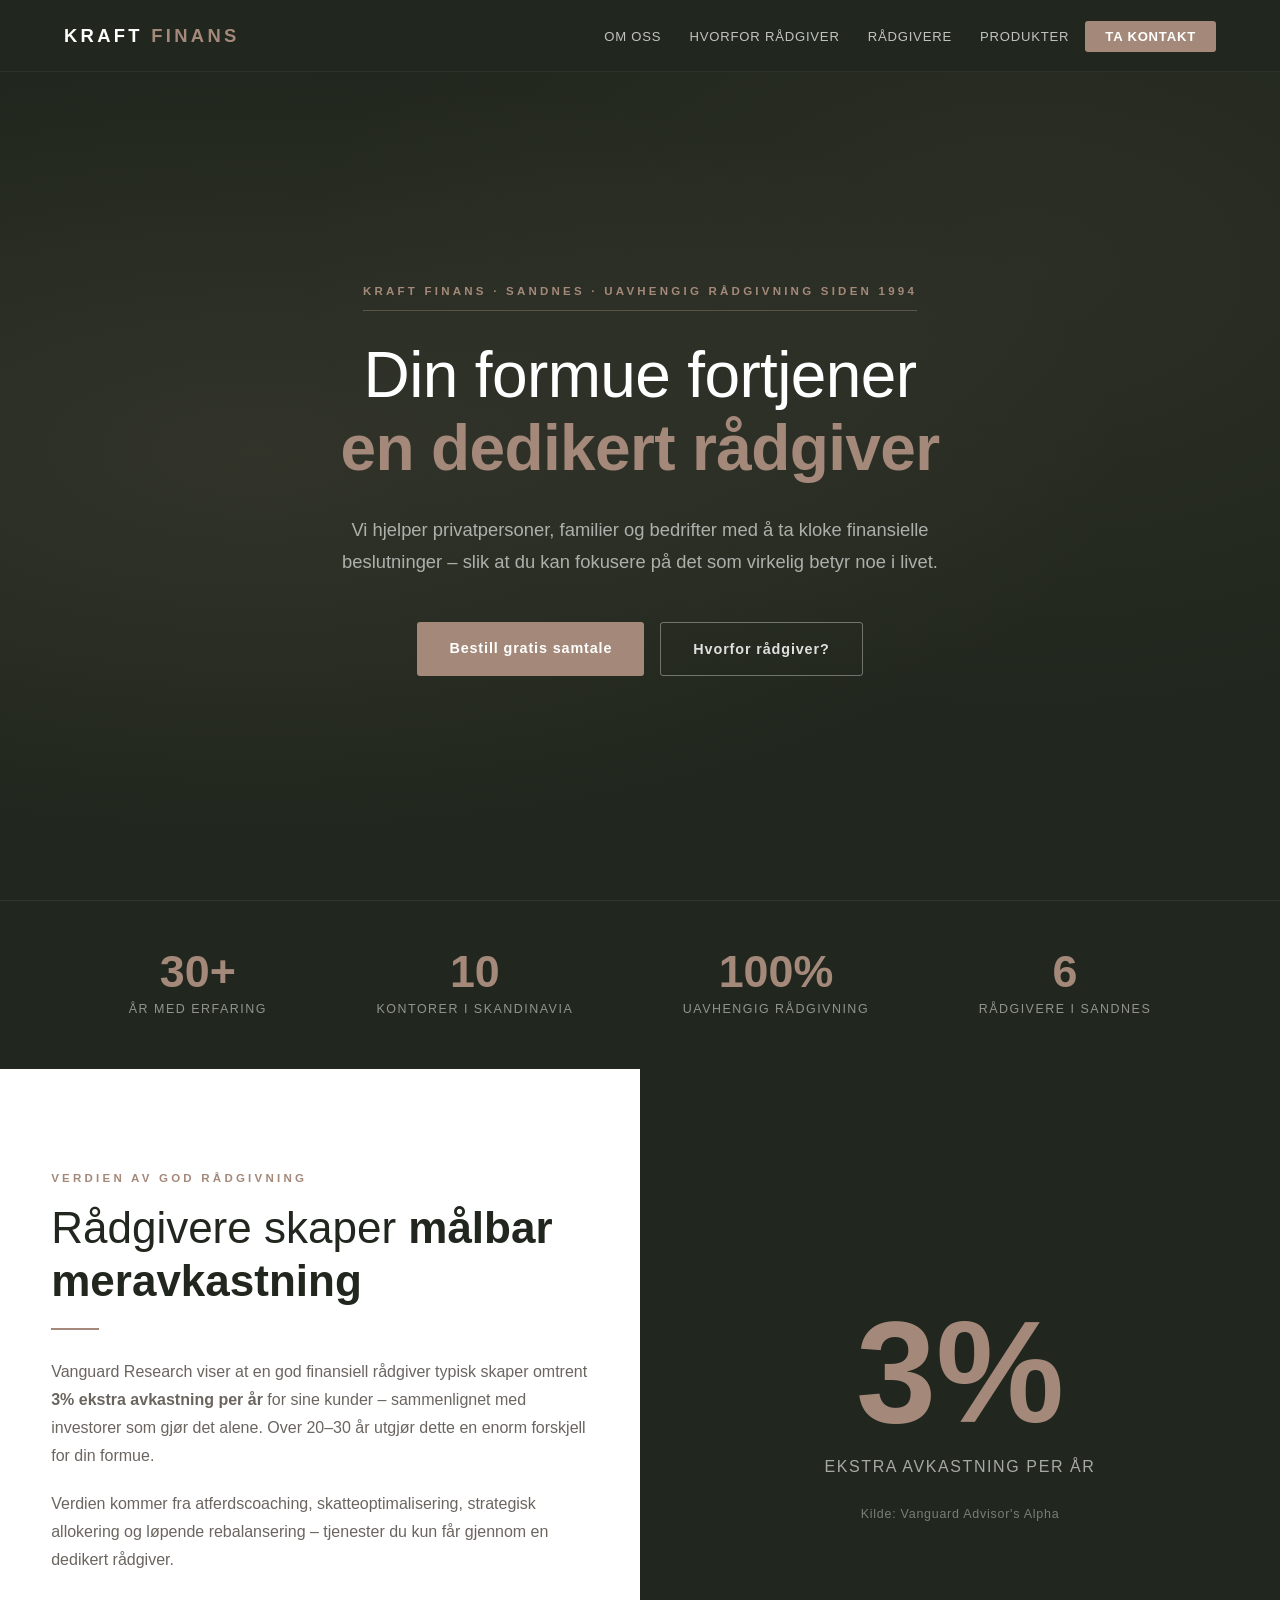
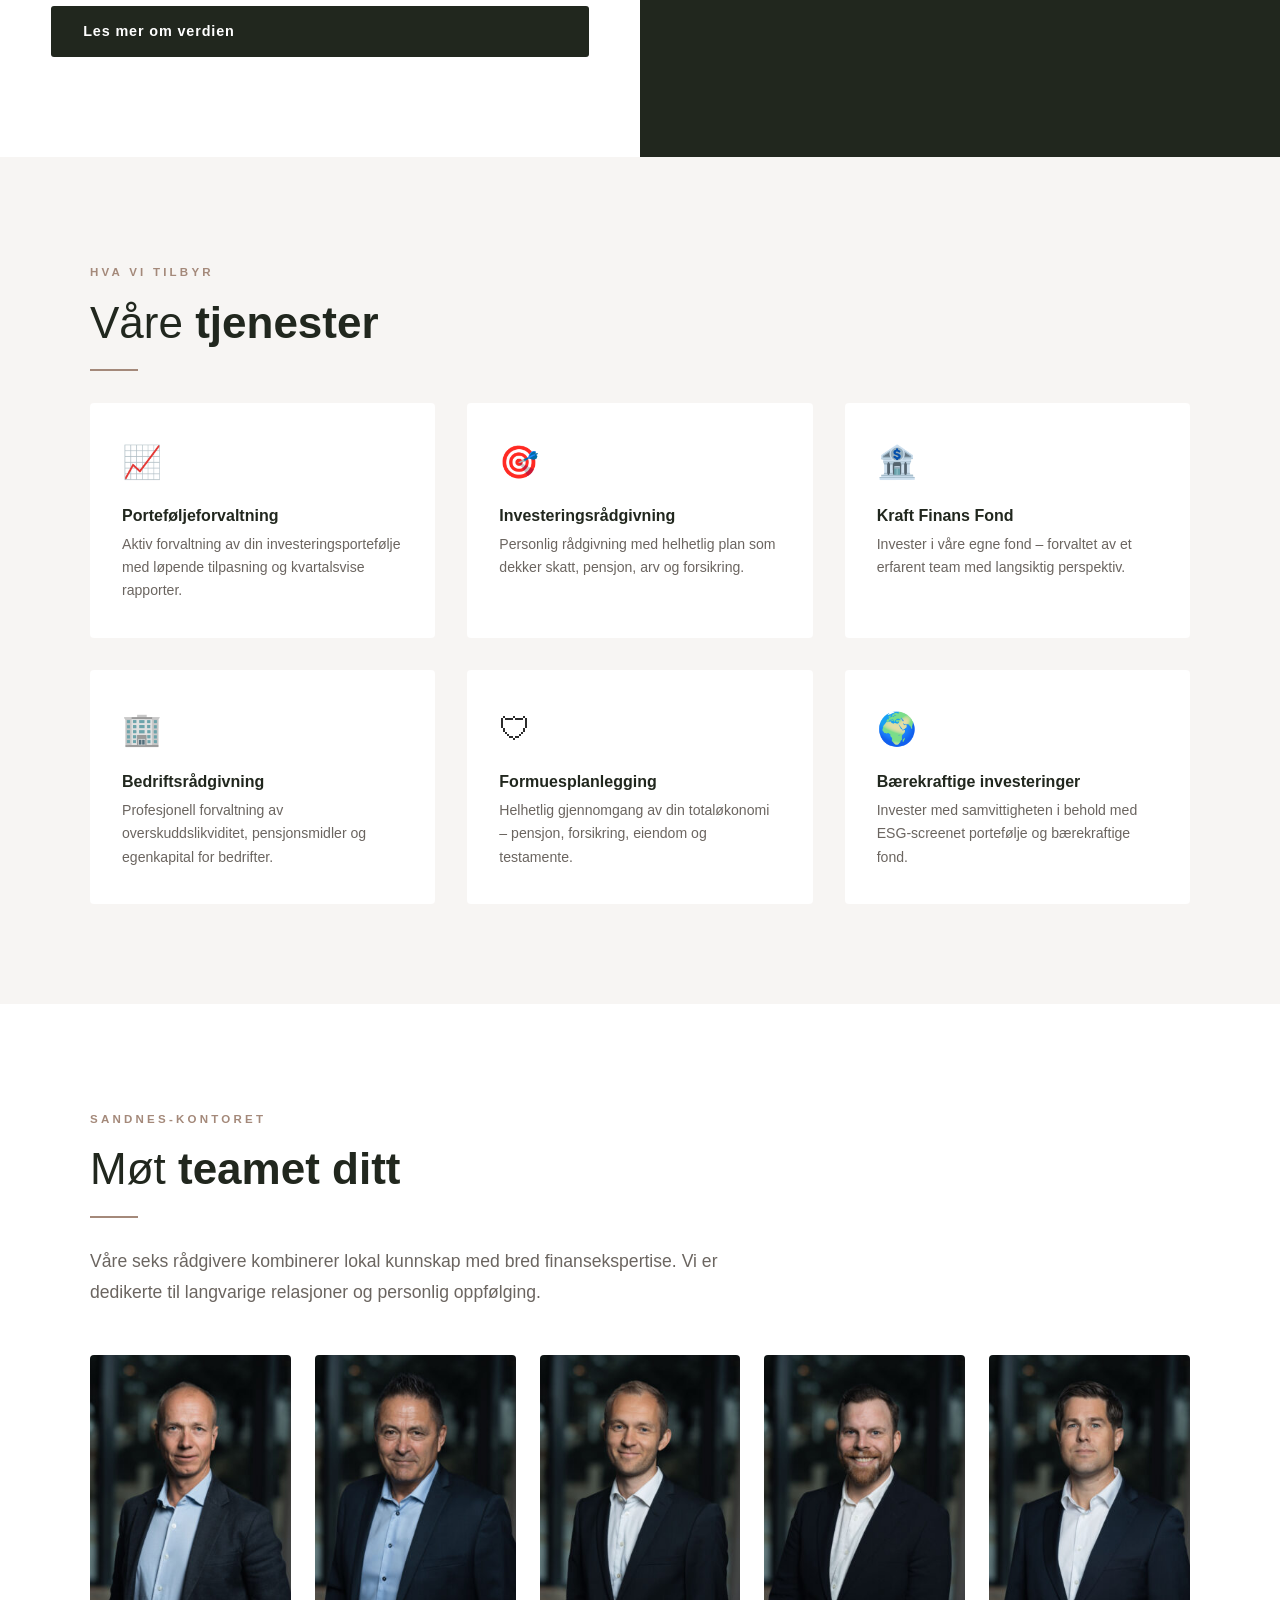
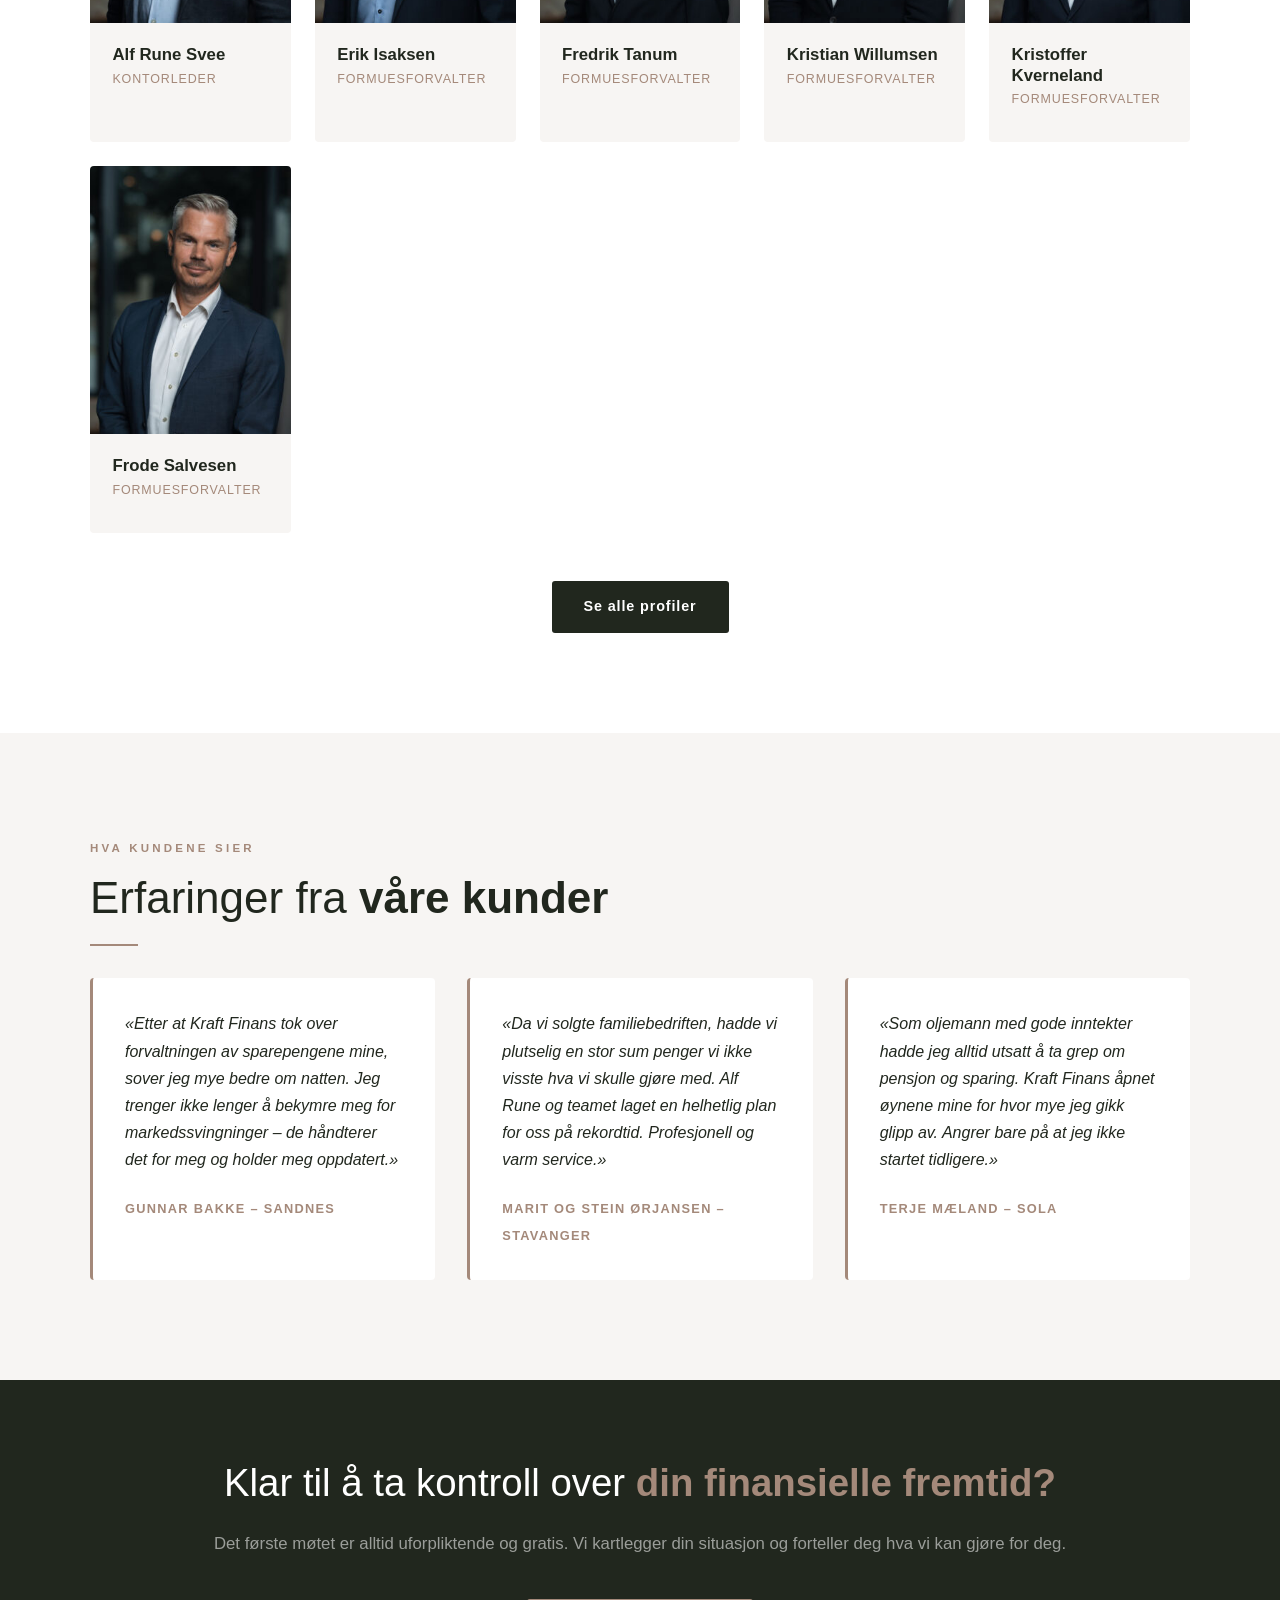
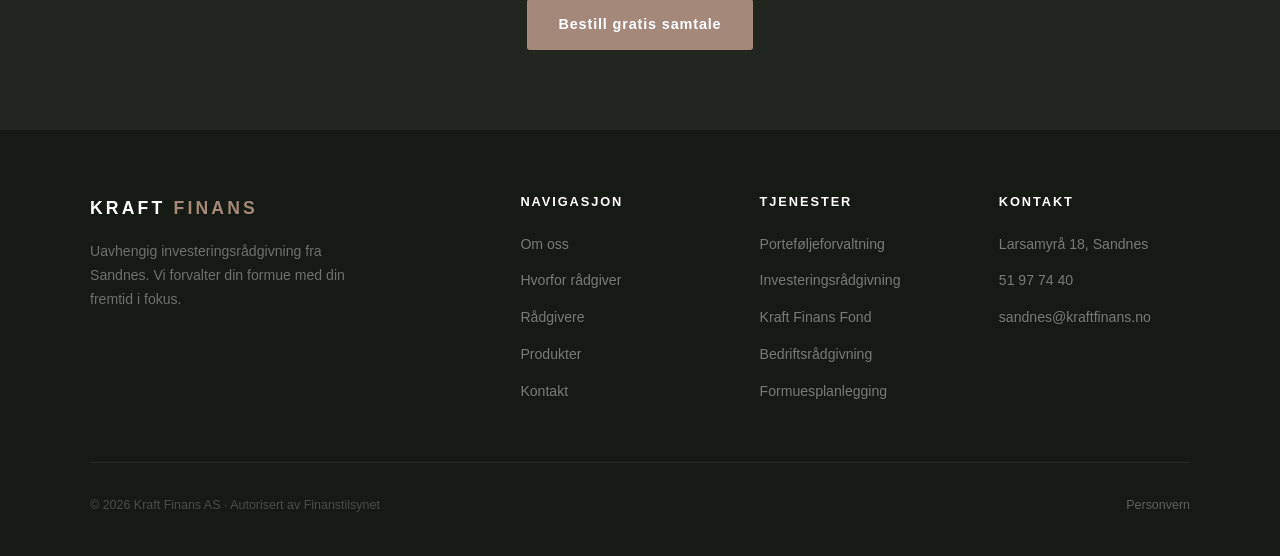
<file: index.html>
<!DOCTYPE html>
<html lang="no">
<head>
  <meta charset="UTF-8" />
  <meta name="viewport" content="width=device-width, initial-scale=1.0" />
  <title>Kraft Finans – Uavhengig investeringsrådgivning fra Sandnes</title>
  <link rel="stylesheet" href="style.css" />
  <style>
    /* ── HOME HERO ── */
    #hero {
      min-height: 100vh;
      background: var(--dark);
      display: flex;
      align-items: center;
      justify-content: center;
      text-align: center;
      padding: calc(var(--nav-height) + 80px) 5% 100px;
      position: relative;
      overflow: hidden;
    }
    #hero::before {
      content: '';
      position: absolute; inset: 0;
      background:
        radial-gradient(ellipse at 20% 50%, rgba(164,137,122,0.13) 0%, transparent 60%),
        radial-gradient(ellipse at 80% 30%, rgba(164,137,122,0.08) 0%, transparent 50%);
    }
    .hero-content { position: relative; max-width: 860px; }
    .hero-eyebrow {
      display: inline-block;
      color: var(--accent);
      font-size: 0.72rem;
      letter-spacing: 0.28em;
      text-transform: uppercase;
      margin-bottom: 1.75rem;
      border-bottom: 1px solid rgba(164,137,122,0.4);
      padding-bottom: 0.5rem;
      font-weight: 600;
    }
    .hero-title {
      color: var(--white);
      font-size: clamp(2.4rem, 5.5vw, 4rem);
      font-weight: 300;
      line-height: 1.15;
      margin-bottom: 1.75rem;
      letter-spacing: -0.01em;
    }
    .hero-title strong { font-weight: 700; color: var(--accent); }
    .hero-sub {
      color: rgba(255,255,255,0.62);
      font-size: 1.15rem;
      max-width: 620px;
      margin: 0 auto 2.75rem;
      line-height: 1.75;
    }
    .hero-buttons { display: flex; gap: 1rem; justify-content: center; flex-wrap: wrap; }

    /* ── STATS BAR ── */
    .stats-bar {
      background: var(--dark);
      border-top: 1px solid rgba(255,255,255,0.07);
      padding: 3rem 5%;
    }
    .stats-inner {
      max-width: 1100px;
      margin: 0 auto;
      display: flex;
      justify-content: space-around;
      flex-wrap: wrap;
      gap: 2rem;
    }
    .stat-item { text-align: center; }

    /* ── SPLIT SECTION ── */
    .split-section {
      display: grid;
      grid-template-columns: 1fr 1fr;
    }
    .split-left {
      padding: 100px 8%;
      display: flex;
      flex-direction: column;
      justify-content: center;
      background: var(--white);
    }
    .split-right {
      background: var(--dark);
      display: flex;
      flex-direction: column;
      align-items: center;
      justify-content: center;
      padding: 80px 5%;
      text-align: center;
    }
    .big-number {
      font-size: clamp(5rem, 12vw, 9rem);
      font-weight: 700;
      color: var(--accent);
      line-height: 1;
      margin-bottom: 0.5rem;
    }
    .big-number-sub {
      color: rgba(255,255,255,0.6);
      font-size: 1rem;
      letter-spacing: 0.1em;
      text-transform: uppercase;
    }

    /* ── SERVICES GRID ── */
    .service-tile {
      background: var(--white);
      border-radius: 4px;
      padding: 2rem;
      text-decoration: none;
      color: var(--text);
      display: block;
      border-bottom: 3px solid transparent;
      transition: border-color 0.25s, transform 0.25s, box-shadow 0.25s;
    }
    .service-tile:hover {
      border-bottom-color: var(--accent);
      transform: translateY(-4px);
      box-shadow: 0 16px 40px rgba(33,39,30,0.1);
    }
    .service-tile .icon { font-size: 2rem; margin-bottom: 1rem; }
    .service-tile h3 { font-size: 1rem; font-weight: 700; margin-bottom: 0.5rem; color: var(--dark); }
    .service-tile p { font-size: 0.88rem; color: var(--text-muted); line-height: 1.65; }

    /* ── TESTIMONIALS ── */
    .testimonial {
      background: var(--white);
      border-radius: 4px;
      padding: 2rem;
      border-left: 3px solid var(--accent);
    }
    .testimonial-text {
      font-size: 1rem;
      font-style: italic;
      color: var(--dark);
      line-height: 1.7;
      margin-bottom: 1.25rem;
    }
    .testimonial-author { font-size: 0.8rem; color: var(--accent); letter-spacing: 0.1em; text-transform: uppercase; font-weight: 600; }

    /* ── CTA BAND ── */
    .cta-band {
      background: var(--dark);
      padding: 80px 5%;
      text-align: center;
    }
    .cta-band h2 { color: var(--white); font-size: clamp(1.75rem, 3vw, 2.5rem); font-weight: 300; margin-bottom: 1.5rem; }
    .cta-band h2 strong { font-weight: 700; color: var(--accent); }
    .cta-band p { color: rgba(255,255,255,0.55); margin-bottom: 2.5rem; font-size: 1.05rem; }

    @media (max-width: 768px) {
      .split-section { grid-template-columns: 1fr; }
      .split-left { padding: 70px 1.5rem; }
      .split-right { padding: 60px 1.5rem; }
      .hero-buttons { flex-direction: column; align-items: center; }
    }
  </style>
</head>
<body>

<nav>
  <a class="nav-logo" href="index.html">KRAFT <span>FINANS</span></a>
  <ul class="nav-links" id="navLinks">
    <li><a href="om-oss.html">Om oss</a></li>
    <li><a href="hvorfor-radgiver.html">Hvorfor rådgiver</a></li>
    <li><a href="radgivere.html">Rådgivere</a></li>
    <li><a href="produkter.html">Produkter</a></li>
    <li><a href="kontakt.html" class="nav-cta">Ta kontakt</a></li>
  </ul>
  <div class="hamburger" onclick="toggleNav()"><span></span><span></span><span></span></div>
</nav>

<!-- HERO -->
<section id="hero">
  <div class="hero-content">
    <span class="hero-eyebrow">Kraft Finans · Sandnes · Uavhengig rådgivning siden 1994</span>
    <h1 class="hero-title">
      Din formue fortjener<br>
      <strong>en dedikert rådgiver</strong>
    </h1>
    <p class="hero-sub">
      Vi hjelper privatpersoner, familier og bedrifter med å ta kloke finansielle beslutninger – slik at du kan fokusere på det som virkelig betyr noe i livet.
    </p>
    <div class="hero-buttons">
      <a href="kontakt.html" class="btn btn-primary">Bestill gratis samtale</a>
      <a href="hvorfor-radgiver.html" class="btn btn-ghost">Hvorfor rådgiver?</a>
    </div>
  </div>
</section>

<!-- STATS BAR -->
<div class="stats-bar">
  <div class="stats-inner">
    <div class="stat-item">
      <span class="stat-number">30+</span>
      <span class="stat-label">År med erfaring</span>
    </div>
    <div class="stat-item">
      <span class="stat-number">10</span>
      <span class="stat-label">Kontorer i Skandinavia</span>
    </div>
    <div class="stat-item">
      <span class="stat-number">100%</span>
      <span class="stat-label">Uavhengig rådgivning</span>
    </div>
    <div class="stat-item">
      <span class="stat-number">6</span>
      <span class="stat-label">Rådgivere i Sandnes</span>
    </div>
  </div>
</div>

<!-- SPLIT: 3% -->
<div class="split-section">
  <div class="split-left">
    <span class="section-label">Verdien av god rådgivning</span>
    <h2 class="section-title">Rådgivere skaper <strong>målbar meravkastning</strong></h2>
    <div class="section-divider"></div>
    <p style="color:var(--text-muted);margin-bottom:1.25rem;line-height:1.75;">
      Vanguard Research viser at en god finansiell rådgiver typisk skaper omtrent <strong>3% ekstra avkastning per år</strong> for sine kunder – sammenlignet med investorer som gjør det alene. Over 20–30 år utgjør dette en enorm forskjell for din formue.
    </p>
    <p style="color:var(--text-muted);margin-bottom:2rem;line-height:1.75;">
      Verdien kommer fra atferdscoaching, skatteoptimalisering, strategisk allokering og løpende rebalansering – tjenester du kun får gjennom en dedikert rådgiver.
    </p>
    <a href="hvorfor-radgiver.html" class="btn btn-dark">Les mer om verdien</a>
  </div>
  <div class="split-right">
    <div class="big-number">3%</div>
    <div class="big-number-sub">Ekstra avkastning per år</div>
    <p style="color:rgba(255,255,255,0.4);font-size:0.78rem;margin-top:1.5rem;letter-spacing:0.06em;">Kilde: Vanguard Advisor's Alpha</p>
  </div>
</div>

<!-- SERVICES -->
<section class="bg-light">
  <div class="container">
    <span class="section-label">Hva vi tilbyr</span>
    <h2 class="section-title">Våre <strong>tjenester</strong></h2>
    <div class="section-divider"></div>
    <div class="grid-auto" style="margin-top:2rem;">
      <a href="produkter.html" class="service-tile">
        <div class="icon">📈</div>
        <h3>Porteføljeforvaltning</h3>
        <p>Aktiv forvaltning av din investeringsportefølje med løpende tilpasning og kvartalsvise rapporter.</p>
      </a>
      <a href="produkter.html" class="service-tile">
        <div class="icon">🎯</div>
        <h3>Investeringsrådgivning</h3>
        <p>Personlig rådgivning med helhetlig plan som dekker skatt, pensjon, arv og forsikring.</p>
      </a>
      <a href="produkter.html" class="service-tile">
        <div class="icon">🏦</div>
        <h3>Kraft Finans Fond</h3>
        <p>Invester i våre egne fond – forvaltet av et erfarent team med langsiktig perspektiv.</p>
      </a>
      <a href="produkter.html" class="service-tile">
        <div class="icon">🏢</div>
        <h3>Bedriftsrådgivning</h3>
        <p>Profesjonell forvaltning av overskuddslikviditet, pensjonsmidler og egenkapital for bedrifter.</p>
      </a>
      <a href="produkter.html" class="service-tile">
        <div class="icon">🛡</div>
        <h3>Formuesplanlegging</h3>
        <p>Helhetlig gjennomgang av din totaløkonomi – pensjon, forsikring, eiendom og testamente.</p>
      </a>
      <a href="produkter.html" class="service-tile">
        <div class="icon">🌍</div>
        <h3>Bærekraftige investeringer</h3>
        <p>Invester med samvittigheten i behold med ESG-screenet portefølje og bærekraftige fond.</p>
      </a>
    </div>
  </div>
</section>

<!-- TEAM PREVIEW -->
<section class="bg-white">
  <div class="container">
    <span class="section-label">Sandnes-kontoret</span>
    <h2 class="section-title">Møt <strong>teamet ditt</strong></h2>
    <div class="section-divider"></div>
    <p class="lead" style="margin-bottom:3rem;">Våre seks rådgivere kombinerer lokal kunnskap med bred finansekspertise. Vi er dedikerte til langvarige relasjoner og personlig oppfølging.</p>
    <div style="display:grid;grid-template-columns:repeat(auto-fill,minmax(200px,1fr));gap:1.5rem;margin-bottom:3rem;">
      <div class="advisor-card">
        <img class="advisor-photo" src="alf-rune-svee.jpg" alt="Alf Rune Svee" />
        <div class="advisor-info">
          <h3>Alf Rune Svee</h3>
          <span class="advisor-role">Kontorleder</span>
        </div>
      </div>
      <div class="advisor-card">
        <img class="advisor-photo" src="erik-isaksen.jpg" alt="Erik Isaksen" />
        <div class="advisor-info">
          <h3>Erik Isaksen</h3>
          <span class="advisor-role">Formuesforvalter</span>
        </div>
      </div>
      <div class="advisor-card">
        <img class="advisor-photo" src="fredrik-tanum.jpg" alt="Fredrik Tanum" />
        <div class="advisor-info">
          <h3>Fredrik Tanum</h3>
          <span class="advisor-role">Formuesforvalter</span>
        </div>
      </div>
      <div class="advisor-card">
        <img class="advisor-photo" src="kristian-willumsen.jpg" alt="Kristian Willumsen" />
        <div class="advisor-info">
          <h3>Kristian Willumsen</h3>
          <span class="advisor-role">Formuesforvalter</span>
        </div>
      </div>
      <div class="advisor-card">
        <img class="advisor-photo" src="kristoffer-kverneland.jpg" alt="Kristoffer Kverneland" />
        <div class="advisor-info">
          <h3>Kristoffer Kverneland</h3>
          <span class="advisor-role">Formuesforvalter</span>
        </div>
      </div>
      <div class="advisor-card">
        <img class="advisor-photo" src="frode-salvesen.jpg" alt="Frode Salvesen" />
        <div class="advisor-info">
          <h3>Frode Salvesen</h3>
          <span class="advisor-role">Formuesforvalter</span>
        </div>
      </div>
    </div>
    <div style="text-align:center;">
      <a href="radgivere.html" class="btn btn-dark">Se alle profiler</a>
    </div>
  </div>
</section>

<!-- TESTIMONIALS -->
<section class="bg-light">
  <div class="container">
    <span class="section-label">Hva kundene sier</span>
    <h2 class="section-title">Erfaringer fra <strong>våre kunder</strong></h2>
    <div class="section-divider"></div>
    <div class="grid-3" style="margin-top:2rem;">
      <div class="testimonial">
        <p class="testimonial-text">«Etter at Kraft Finans tok over forvaltningen av sparepengene mine, sover jeg mye bedre om natten. Jeg trenger ikke lenger å bekymre meg for markedssvingninger – de håndterer det for meg og holder meg oppdatert.»</p>
        <span class="testimonial-author">Gunnar Bakke – Sandnes</span>
      </div>
      <div class="testimonial">
        <p class="testimonial-text">«Da vi solgte familiebedriften, hadde vi plutselig en stor sum penger vi ikke visste hva vi skulle gjøre med. Alf Rune og teamet laget en helhetlig plan for oss på rekordtid. Profesjonell og varm service.»</p>
        <span class="testimonial-author">Marit og Stein Ørjansen – Stavanger</span>
      </div>
      <div class="testimonial">
        <p class="testimonial-text">«Som oljemann med gode inntekter hadde jeg alltid utsatt å ta grep om pensjon og sparing. Kraft Finans åpnet øynene mine for hvor mye jeg gikk glipp av. Angrer bare på at jeg ikke startet tidligere.»</p>
        <span class="testimonial-author">Terje Mæland – Sola</span>
      </div>
    </div>
  </div>
</section>

<!-- CTA BAND -->
<div class="cta-band">
  <h2>Klar til å ta kontroll over <strong>din finansielle fremtid?</strong></h2>
  <p>Det første møtet er alltid uforpliktende og gratis. Vi kartlegger din situasjon og forteller deg hva vi kan gjøre for deg.</p>
  <a href="kontakt.html" class="btn btn-primary">Bestill gratis samtale</a>
</div>

<footer>
  <div class="footer-grid">
    <div class="footer-brand"><a class="nav-logo" href="index.html">KRAFT <span>FINANS</span></a><p style="margin-top:1rem;color:rgba(255,255,255,0.38);font-size:0.88rem;">Uavhengig investeringsrådgivning fra Sandnes. Vi forvalter din formue med din fremtid i fokus.</p></div>
    <div class="footer-col"><h4>Navigasjon</h4><ul><li><a href="om-oss.html">Om oss</a></li><li><a href="hvorfor-radgiver.html">Hvorfor rådgiver</a></li><li><a href="radgivere.html">Rådgivere</a></li><li><a href="produkter.html">Produkter</a></li><li><a href="kontakt.html">Kontakt</a></li></ul></div>
    <div class="footer-col"><h4>Tjenester</h4><ul><li><a href="produkter.html">Porteføljeforvaltning</a></li><li><a href="produkter.html">Investeringsrådgivning</a></li><li><a href="produkter.html">Kraft Finans Fond</a></li><li><a href="produkter.html">Bedriftsrådgivning</a></li><li><a href="produkter.html">Formuesplanlegging</a></li></ul></div>
    <div class="footer-col"><h4>Kontakt</h4><ul><li><a href="#">Larsamyrå 18, Sandnes</a></li><li><a href="tel:+4751977440">51 97 74 40</a></li><li><a href="mailto:sandnes@kraftfinans.no">sandnes@kraftfinans.no</a></li></ul></div>
  </div>
  <div class="footer-bottom"><p>© 2026 Kraft Finans AS · Autorisert av Finanstilsynet</p><p><a href="#" style="color:rgba(255,255,255,0.3);text-decoration:none;">Personvern</a></p></div>
</footer>

<script>function toggleNav(){document.getElementById('navLinks').classList.toggle('open');}</script>
</body>
</html>
</file>
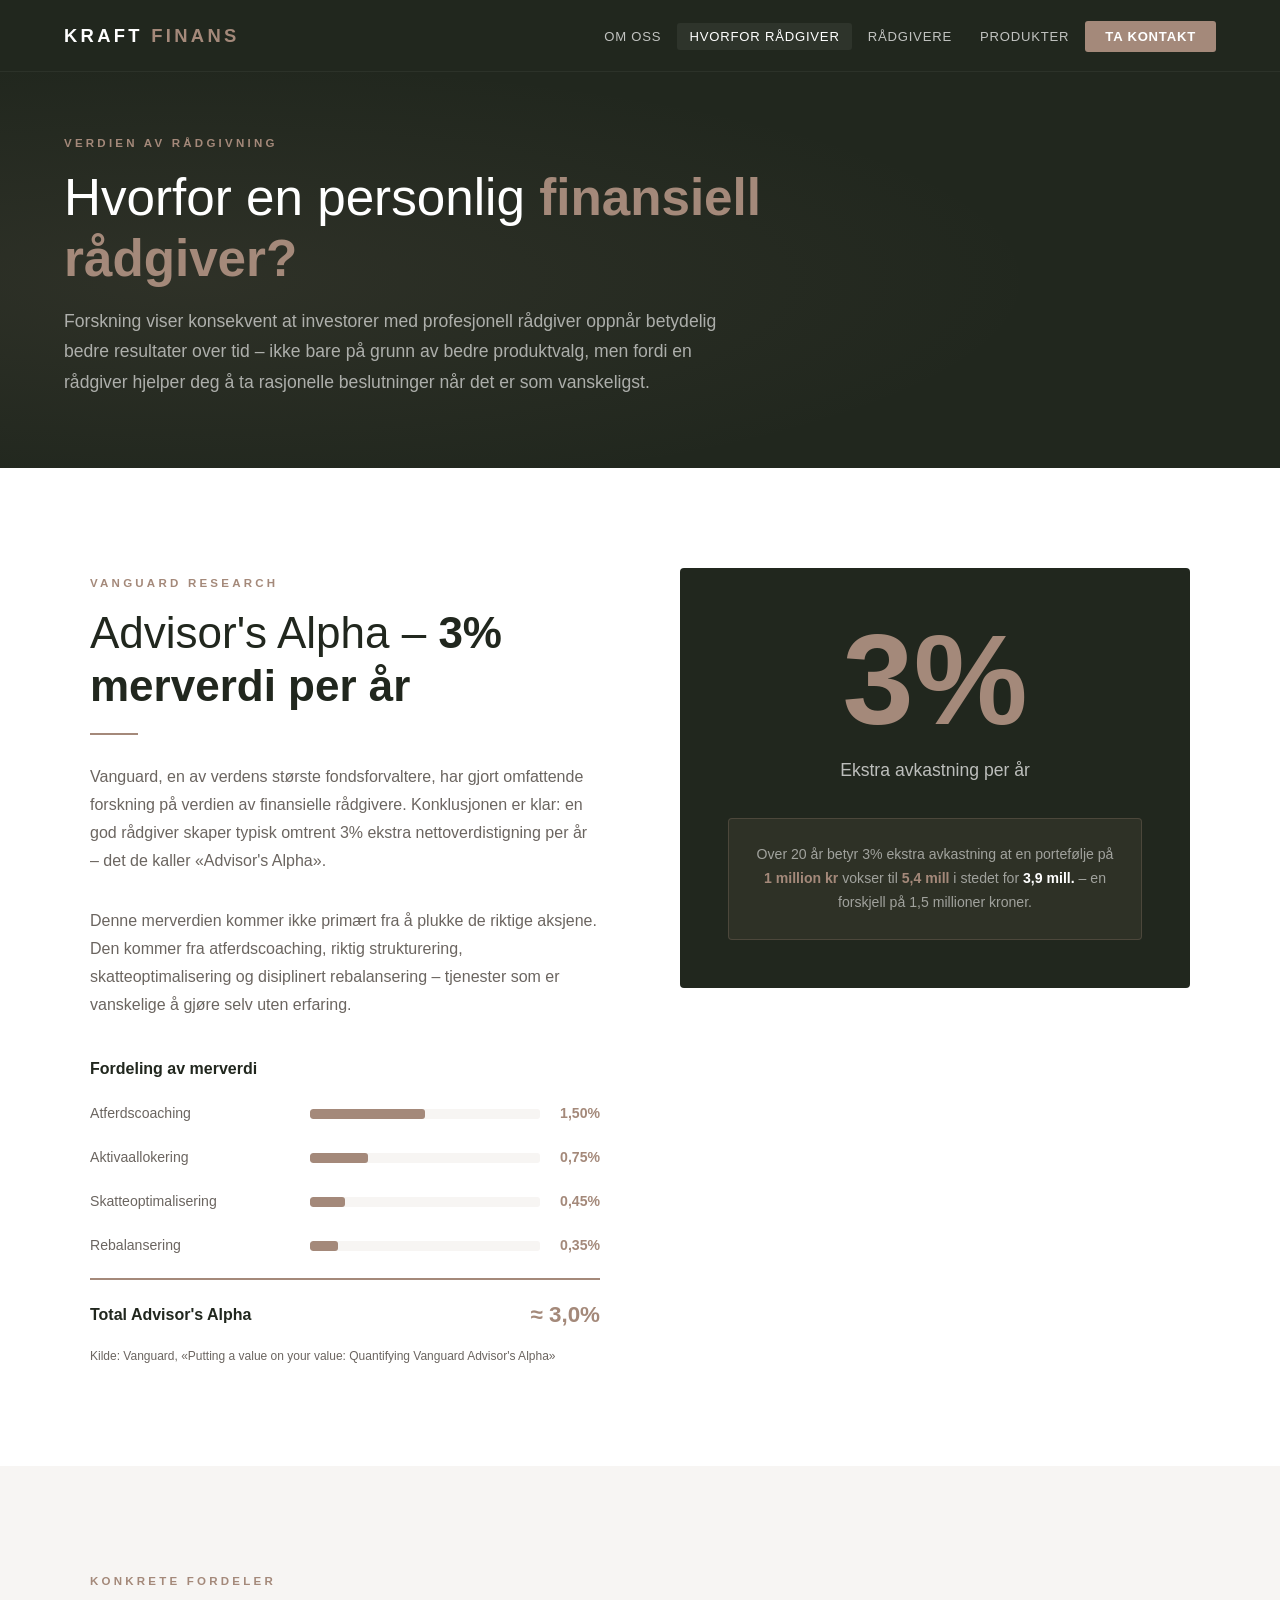
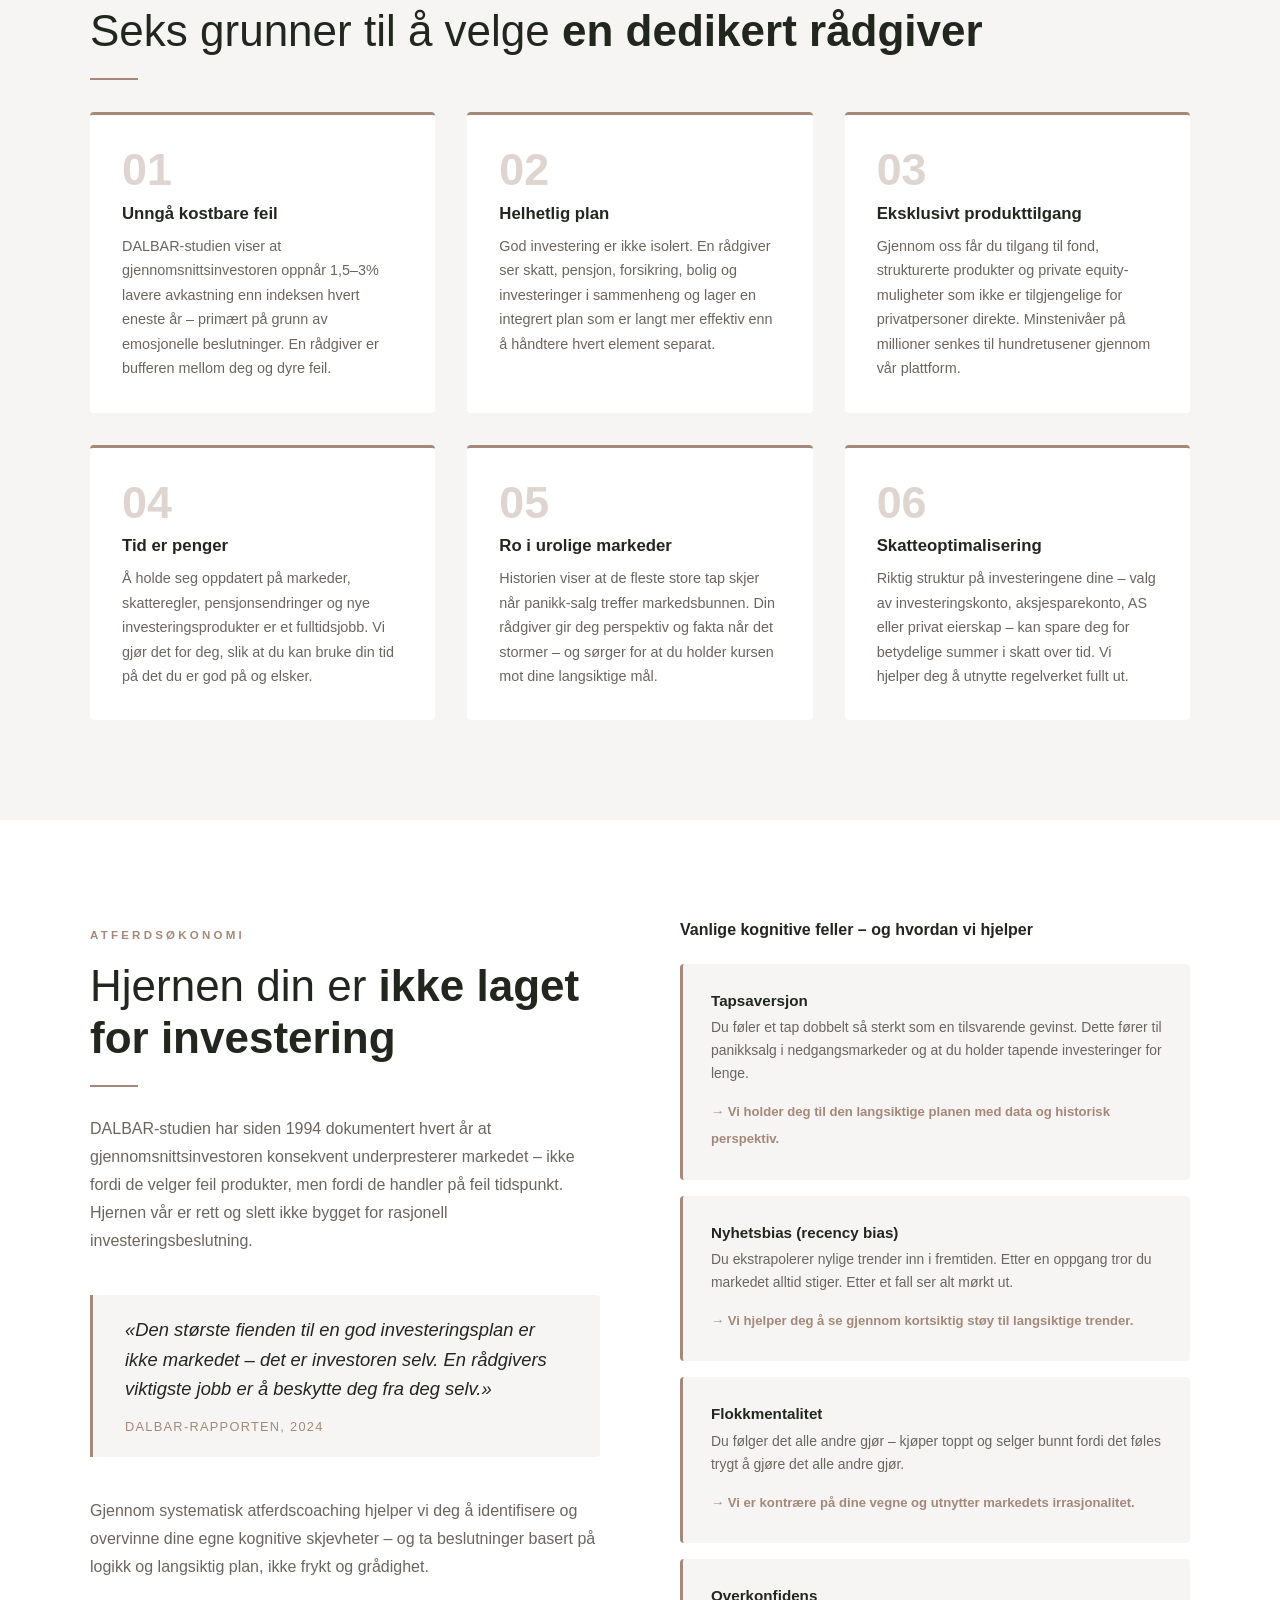
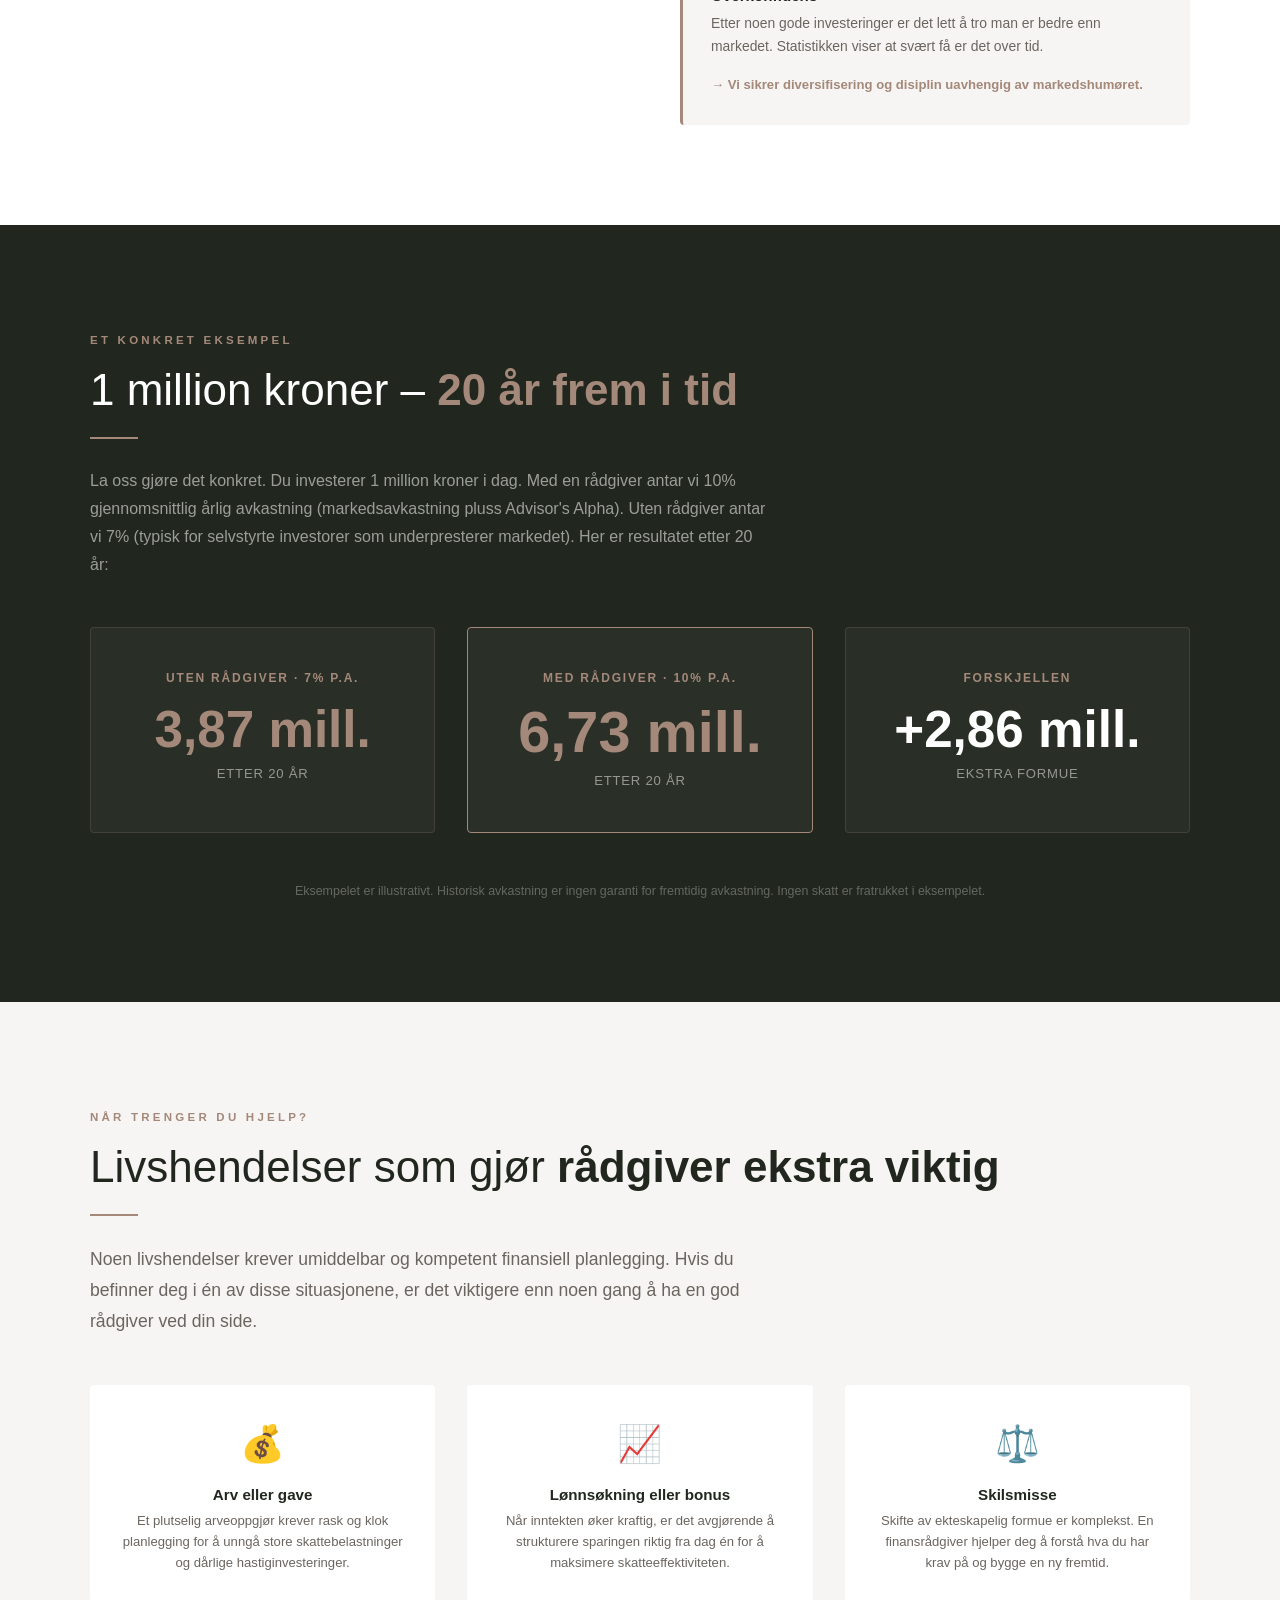
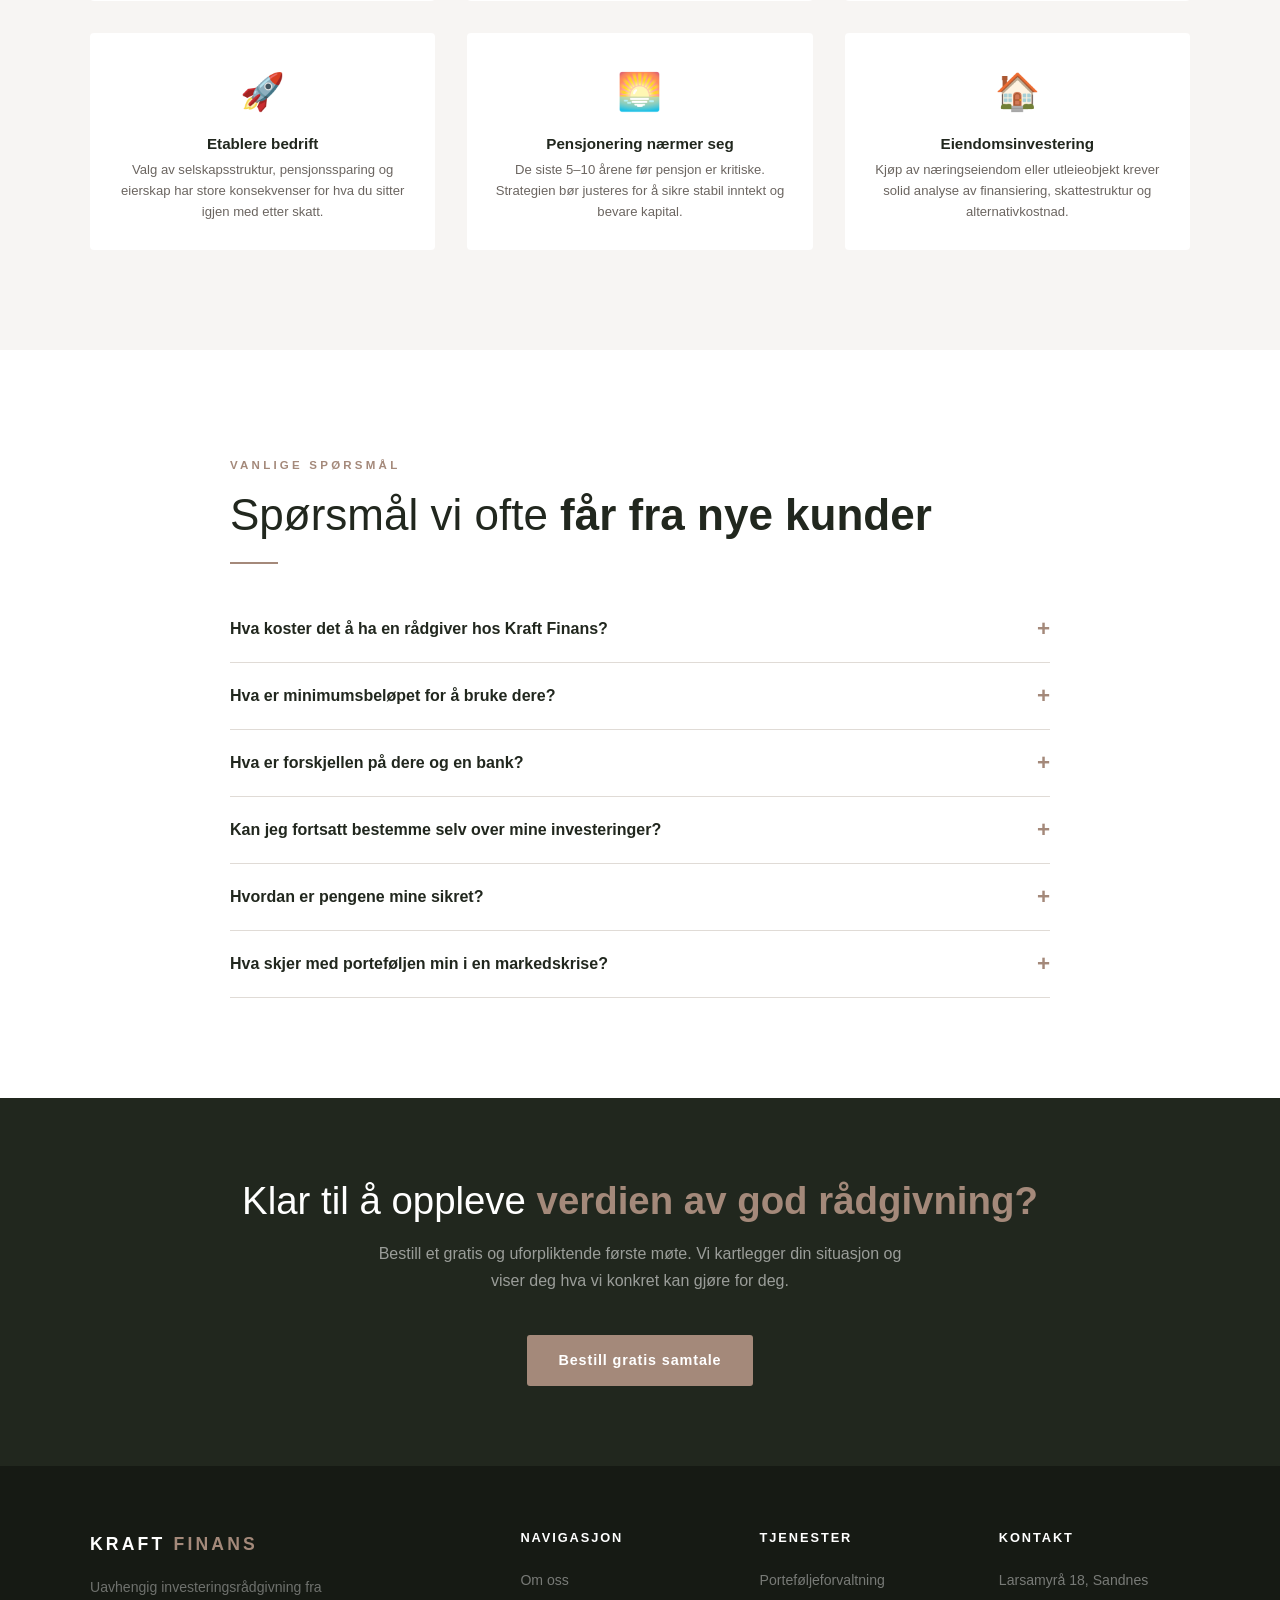
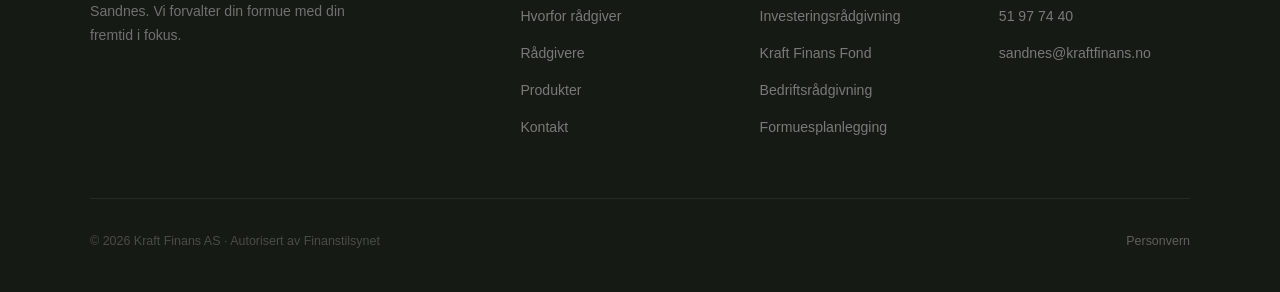
<file: hvorfor-radgiver.html>
<!DOCTYPE html>
<html lang="no">
<head>
  <meta charset="UTF-8" />
  <meta name="viewport" content="width=device-width, initial-scale=1.0" />
  <title>Hvorfor rådgiver – Kraft Finans Sandnes</title>
  <link rel="stylesheet" href="style.css" />
  <style>
    /* Alpha breakdown bars */
    .alpha-row {
      display: flex;
      align-items: center;
      gap: 1.25rem;
      margin-bottom: 1.25rem;
    }
    .alpha-label { width: 200px; font-size: 0.88rem; color: var(--text-muted); flex-shrink: 0; }
    .alpha-bar-wrap { flex: 1; background: var(--light-bg); border-radius: 3px; height: 10px; overflow: hidden; }
    .alpha-bar { height: 100%; background: var(--accent); border-radius: 3px; transition: width 0.6s ease; }
    .alpha-pct { width: 40px; text-align: right; font-size: 0.88rem; font-weight: 700; color: var(--accent); flex-shrink: 0; }

    /* Numbered reason cards */
    .reason-card {
      background: var(--white);
      border-radius: 4px;
      padding: 2rem;
      border-top: 3px solid var(--accent);
      transition: transform 0.3s, box-shadow 0.3s;
    }
    .reason-card:hover { transform: translateY(-5px); box-shadow: 0 20px 45px rgba(33,39,30,0.1); }
    .reason-number { font-size: 2.8rem; font-weight: 700; color: var(--accent); opacity: 0.35; line-height: 1; margin-bottom: 0.75rem; }
    .reason-card h3 { font-size: 1.05rem; font-weight: 700; color: var(--dark); margin-bottom: 0.6rem; }
    .reason-card p { font-size: 0.9rem; color: var(--text-muted); line-height: 1.7; }

    /* Bias cards */
    .bias-card {
      background: var(--light-bg);
      border-radius: 4px;
      padding: 1.75rem;
      border-left: 3px solid var(--accent);
    }
    .bias-card h4 { font-size: 0.95rem; font-weight: 700; color: var(--dark); margin-bottom: 0.4rem; }
    .bias-card p { font-size: 0.87rem; color: var(--text-muted); line-height: 1.65; margin-bottom: 0.75rem; }
    .bias-solution { font-size: 0.82rem; color: var(--accent); font-weight: 600; }

    /* Example numbers */
    .example-box {
      background: rgba(255,255,255,0.04);
      border: 1px solid rgba(164,137,122,0.2);
      border-radius: 4px;
      padding: 2.5rem;
      text-align: center;
      transition: border-color 0.3s;
    }
    .example-box:hover { border-color: var(--accent); }
    .example-result { font-size: clamp(2rem, 4vw, 3.2rem); font-weight: 700; color: var(--accent); line-height: 1; margin-bottom: 0.5rem; }
    .example-desc { font-size: 0.82rem; color: rgba(255,255,255,0.5); letter-spacing: 0.06em; text-transform: uppercase; }

    /* Life event cards */
    .life-event {
      background: var(--white);
      border-radius: 4px;
      padding: 1.75rem;
      text-align: center;
      transition: transform 0.3s, box-shadow 0.3s;
    }
    .life-event:hover { transform: translateY(-4px); box-shadow: 0 16px 40px rgba(33,39,30,0.1); }
    .life-event .icon { font-size: 2.25rem; margin-bottom: 0.75rem; }
    .life-event h4 { font-size: 0.95rem; font-weight: 700; color: var(--dark); margin-bottom: 0.4rem; }
    .life-event p { font-size: 0.82rem; color: var(--text-muted); line-height: 1.6; }

    .cta-band { background: var(--dark); padding: 80px 5%; text-align: center; }
    .cta-band h2 { color: var(--white); font-size: clamp(1.75rem, 3vw, 2.5rem); font-weight: 300; margin-bottom: 1rem; }
    .cta-band h2 strong { font-weight: 700; color: var(--accent); }
    .cta-band p { color: rgba(255,255,255,0.55); margin-bottom: 2.5rem; max-width: 560px; margin-left: auto; margin-right: auto; }
  </style>
</head>
<body>

<nav>
  <a class="nav-logo" href="index.html">KRAFT <span>FINANS</span></a>
  <ul class="nav-links" id="navLinks">
    <li><a href="om-oss.html">Om oss</a></li>
    <li><a href="hvorfor-radgiver.html" class="active">Hvorfor rådgiver</a></li>
    <li><a href="radgivere.html">Rådgivere</a></li>
    <li><a href="produkter.html">Produkter</a></li>
    <li><a href="kontakt.html" class="nav-cta">Ta kontakt</a></li>
  </ul>
  <div class="hamburger" onclick="toggleNav()"><span></span><span></span><span></span></div>
</nav>

<!-- PAGE HERO -->
<div class="page-hero">
  <div class="page-hero-content">
    <span class="section-label">Verdien av rådgivning</span>
    <h1>Hvorfor en personlig <strong>finansiell rådgiver?</strong></h1>
    <p class="lead">Forskning viser konsekvent at investorer med profesjonell rådgiver oppnår betydelig bedre resultater over tid – ikke bare på grunn av bedre produktvalg, men fordi en rådgiver hjelper deg å ta rasjonelle beslutninger når det er som vanskeligst.</p>
  </div>
</div>

<!-- SECTION 1: ADVISOR'S ALPHA -->
<section class="bg-white">
  <div class="container">
    <div class="grid-2" style="align-items:start;gap:5rem;">
      <div>
        <span class="section-label">Vanguard Research</span>
        <h2 class="section-title">Advisor's Alpha – <strong>3% merverdi per år</strong></h2>
        <div class="section-divider"></div>
        <p style="color:var(--text-muted);margin-bottom:2rem;line-height:1.75;">
          Vanguard, en av verdens største fondsforvaltere, har gjort omfattende forskning på verdien av finansielle rådgivere. Konklusjonen er klar: en god rådgiver skaper typisk omtrent 3% ekstra nettoverdistigning per år – det de kaller «Advisor's Alpha».
        </p>
        <p style="color:var(--text-muted);margin-bottom:2.5rem;line-height:1.75;">
          Denne merverdien kommer ikke primært fra å plukke de riktige aksjene. Den kommer fra atferdscoaching, riktig strukturering, skatteoptimalisering og disiplinert rebalansering – tjenester som er vanskelige å gjøre selv uten erfaring.
        </p>

        <h3 style="font-size:1rem;font-weight:700;color:var(--dark);margin-bottom:1.5rem;">Fordeling av merverdi</h3>

        <div class="alpha-row">
          <span class="alpha-label">Atferdscoaching</span>
          <div class="alpha-bar-wrap"><div class="alpha-bar" style="width:50%;"></div></div>
          <span class="alpha-pct">1,50%</span>
        </div>
        <div class="alpha-row">
          <span class="alpha-label">Aktivaallokering</span>
          <div class="alpha-bar-wrap"><div class="alpha-bar" style="width:25%;"></div></div>
          <span class="alpha-pct">0,75%</span>
        </div>
        <div class="alpha-row">
          <span class="alpha-label">Skatteoptimalisering</span>
          <div class="alpha-bar-wrap"><div class="alpha-bar" style="width:15%;"></div></div>
          <span class="alpha-pct">0,45%</span>
        </div>
        <div class="alpha-row">
          <span class="alpha-label">Rebalansering</span>
          <div class="alpha-bar-wrap"><div class="alpha-bar" style="width:12%;"></div></div>
          <span class="alpha-pct">0,35%</span>
        </div>
        <div style="border-top:2px solid var(--accent);padding-top:1rem;margin-top:0.5rem;display:flex;justify-content:space-between;align-items:center;">
          <span style="font-weight:700;color:var(--dark);">Total Advisor's Alpha</span>
          <span style="font-size:1.4rem;font-weight:700;color:var(--accent);">≈ 3,0%</span>
        </div>
        <p style="font-size:0.75rem;color:var(--text-muted);margin-top:0.75rem;">Kilde: Vanguard, «Putting a value on your value: Quantifying Vanguard Advisor's Alpha»</p>
      </div>
      <div style="background:var(--dark);border-radius:4px;padding:3rem;display:flex;flex-direction:column;align-items:center;justify-content:center;text-align:center;min-height:400px;">
        <div style="font-size:clamp(5rem,10vw,8rem);font-weight:700;color:var(--accent);line-height:1;">3%</div>
        <div style="color:rgba(255,255,255,0.7);font-size:1.1rem;margin-top:0.75rem;margin-bottom:2rem;">Ekstra avkastning per år</div>
        <div style="background:rgba(164,137,122,0.1);border:1px solid rgba(164,137,122,0.25);border-radius:4px;padding:1.5rem;">
          <p style="color:rgba(255,255,255,0.55);font-size:0.88rem;line-height:1.7;">Over 20 år betyr 3% ekstra avkastning at en portefølje på <strong style="color:var(--accent);">1 million kr</strong> vokser til <strong style="color:var(--accent);">5,4 mill</strong> i stedet for <strong style="color:var(--white);">3,9 mill.</strong> – en forskjell på 1,5 millioner kroner.</p>
        </div>
      </div>
    </div>
  </div>
</section>

<!-- SECTION 2: 6 REASONS -->
<section class="bg-light">
  <div class="container">
    <span class="section-label">Konkrete fordeler</span>
    <h2 class="section-title">Seks grunner til å velge <strong>en dedikert rådgiver</strong></h2>
    <div class="section-divider"></div>
    <div class="grid-3" style="margin-top:2rem;">
      <div class="reason-card">
        <div class="reason-number">01</div>
        <h3>Unngå kostbare feil</h3>
        <p>DALBAR-studien viser at gjennomsnittsinvestoren oppnår 1,5–3% lavere avkastning enn indeksen hvert eneste år – primært på grunn av emosjonelle beslutninger. En rådgiver er bufferen mellom deg og dyre feil.</p>
      </div>
      <div class="reason-card">
        <div class="reason-number">02</div>
        <h3>Helhetlig plan</h3>
        <p>God investering er ikke isolert. En rådgiver ser skatt, pensjon, forsikring, bolig og investeringer i sammenheng og lager en integrert plan som er langt mer effektiv enn å håndtere hvert element separat.</p>
      </div>
      <div class="reason-card">
        <div class="reason-number">03</div>
        <h3>Eksklusivt produkttilgang</h3>
        <p>Gjennom oss får du tilgang til fond, strukturerte produkter og private equity-muligheter som ikke er tilgjengelige for privatpersoner direkte. Minstenivåer på millioner senkes til hundretusener gjennom vår plattform.</p>
      </div>
      <div class="reason-card">
        <div class="reason-number">04</div>
        <h3>Tid er penger</h3>
        <p>Å holde seg oppdatert på markeder, skatteregler, pensjonsendringer og nye investeringsprodukter er et fulltidsjobb. Vi gjør det for deg, slik at du kan bruke din tid på det du er god på og elsker.</p>
      </div>
      <div class="reason-card">
        <div class="reason-number">05</div>
        <h3>Ro i urolige markeder</h3>
        <p>Historien viser at de fleste store tap skjer når panikk-salg treffer markedsbunnen. Din rådgiver gir deg perspektiv og fakta når det stormer – og sørger for at du holder kursen mot dine langsiktige mål.</p>
      </div>
      <div class="reason-card">
        <div class="reason-number">06</div>
        <h3>Skatteoptimalisering</h3>
        <p>Riktig struktur på investeringene dine – valg av investeringskonto, aksjesparekonto, AS eller privat eierskap – kan spare deg for betydelige summer i skatt over tid. Vi hjelper deg å utnytte regelverket fullt ut.</p>
      </div>
    </div>
  </div>
</section>

<!-- SECTION 3: BEHAVIORAL FINANCE -->
<section class="bg-white">
  <div class="container">
    <div class="grid-2" style="align-items:start;gap:5rem;">
      <div>
        <span class="section-label">Atferdsøkonomi</span>
        <h2 class="section-title">Hjernen din er <strong>ikke laget for investering</strong></h2>
        <div class="section-divider"></div>
        <p style="color:var(--text-muted);margin-bottom:1.5rem;line-height:1.75;">
          DALBAR-studien har siden 1994 dokumentert hvert år at gjennomsnittsinvestoren konsekvent underpresterer markedet – ikke fordi de velger feil produkter, men fordi de handler på feil tidspunkt. Hjernen vår er rett og slett ikke bygget for rasjonell investeringsbeslutning.
        </p>
        <div class="pullquote">
          <p>«Den største fienden til en god investerings­plan er ikke markedet – det er investoren selv. En rådgivers viktigste jobb er å beskytte deg fra deg selv.»</p>
          <cite>DALBAR-rapporten, 2024</cite>
        </div>
        <p style="color:var(--text-muted);margin-top:1.5rem;line-height:1.75;">
          Gjennom systematisk atferdscoaching hjelper vi deg å identifisere og overvinne dine egne kognitive skjevheter – og ta beslutninger basert på logikk og langsiktig plan, ikke frykt og grådighet.
        </p>
      </div>
      <div>
        <h3 style="font-size:1rem;font-weight:700;color:var(--dark);margin-bottom:1.5rem;">Vanlige kognitive feller – og hvordan vi hjelper</h3>
        <div style="display:flex;flex-direction:column;gap:1rem;">
          <div class="bias-card">
            <h4>Tapsaversjon</h4>
            <p>Du føler et tap dobbelt så sterkt som en tilsvarende gevinst. Dette fører til panikksalg i nedgangsmarkeder og at du holder tapende investeringer for lenge.</p>
            <span class="bias-solution">→ Vi holder deg til den langsiktige planen med data og historisk perspektiv.</span>
          </div>
          <div class="bias-card">
            <h4>Nyhetsbias (recency bias)</h4>
            <p>Du ekstrapolerer nylige trender inn i fremtiden. Etter en oppgang tror du markedet alltid stiger. Etter et fall ser alt mørkt ut.</p>
            <span class="bias-solution">→ Vi hjelper deg å se gjennom kortsiktig støy til langsiktige trender.</span>
          </div>
          <div class="bias-card">
            <h4>Flokkmentalitet</h4>
            <p>Du følger det alle andre gjør – kjøper toppt og selger bunnt fordi det føles trygt å gjøre det alle andre gjør.</p>
            <span class="bias-solution">→ Vi er kontrære på dine vegne og utnytter markedets irrasjonalitet.</span>
          </div>
          <div class="bias-card">
            <h4>Overkonfidens</h4>
            <p>Etter noen gode investeringer er det lett å tro man er bedre enn markedet. Statistikken viser at svært få er det over tid.</p>
            <span class="bias-solution">→ Vi sikrer diversifisering og disiplin uavhengig av markedshumøret.</span>
          </div>
        </div>
      </div>
    </div>
  </div>
</section>

<!-- SECTION 4: CONCRETE EXAMPLE -->
<section class="bg-dark">
  <div class="container">
    <span class="section-label" style="color:var(--accent);">Et konkret eksempel</span>
    <h2 class="section-title light">1 million kroner – <strong style="color:var(--accent);">20 år frem i tid</strong></h2>
    <div class="section-divider"></div>
    <p style="color:rgba(255,255,255,0.55);max-width:680px;margin-bottom:3rem;line-height:1.75;">
      La oss gjøre det konkret. Du investerer 1 million kroner i dag. Med en rådgiver antar vi 10% gjennomsnittlig årlig avkastning (markedsavkastning pluss Advisor's Alpha). Uten rådgiver antar vi 7% (typisk for selvstyrte investorer som underpresterer markedet). Her er resultatet etter 20 år:
    </p>
    <div class="grid-3" style="margin-bottom:3rem;">
      <div class="example-box">
        <div style="font-size:0.75rem;color:var(--accent);letter-spacing:0.15em;text-transform:uppercase;margin-bottom:1rem;font-weight:600;">Uten rådgiver · 7% p.a.</div>
        <div class="example-result">3,87 mill.</div>
        <div class="example-desc">etter 20 år</div>
      </div>
      <div class="example-box" style="border-color:var(--accent);">
        <div style="font-size:0.75rem;color:var(--accent);letter-spacing:0.15em;text-transform:uppercase;margin-bottom:1rem;font-weight:600;">Med rådgiver · 10% p.a.</div>
        <div class="example-result" style="font-size:clamp(2.2rem,4.5vw,3.8rem);">6,73 mill.</div>
        <div class="example-desc">etter 20 år</div>
      </div>
      <div class="example-box">
        <div style="font-size:0.75rem;color:var(--accent);letter-spacing:0.15em;text-transform:uppercase;margin-bottom:1rem;font-weight:600;">Forskjellen</div>
        <div class="example-result" style="color:var(--white);">+2,86 mill.</div>
        <div class="example-desc">ekstra formue</div>
      </div>
    </div>
    <p style="font-size:0.78rem;color:rgba(255,255,255,0.3);text-align:center;">Eksempelet er illustrativt. Historisk avkastning er ingen garanti for fremtidig avkastning. Ingen skatt er fratrukket i eksempelet.</p>
  </div>
</section>

<!-- SECTION 5: LIFE EVENTS -->
<section class="bg-light">
  <div class="container">
    <span class="section-label">Når trenger du hjelp?</span>
    <h2 class="section-title">Livshendelser som gjør <strong>rådgiver ekstra viktig</strong></h2>
    <div class="section-divider"></div>
    <p class="lead" style="margin-bottom:3rem;">Noen livshendelser krever umiddelbar og kompetent finansiell planlegging. Hvis du befinner deg i én av disse situasjonene, er det viktigere enn noen gang å ha en god rådgiver ved din side.</p>
    <div class="grid-auto">
      <div class="life-event">
        <div class="icon">💰</div>
        <h4>Arv eller gave</h4>
        <p>Et plutselig arveoppgjør krever rask og klok planlegging for å unngå store skattebelastninger og dårlige hastiginvesteringer.</p>
      </div>
      <div class="life-event">
        <div class="icon">📈</div>
        <h4>Lønnsøkning eller bonus</h4>
        <p>Når inntekten øker kraftig, er det avgjørende å strukturere sparingen riktig fra dag én for å maksimere skatteeffektiviteten.</p>
      </div>
      <div class="life-event">
        <div class="icon">⚖️</div>
        <h4>Skilsmisse</h4>
        <p>Skifte av ekteskapelig formue er komplekst. En finansrådgiver hjelper deg å forstå hva du har krav på og bygge en ny fremtid.</p>
      </div>
      <div class="life-event">
        <div class="icon">🚀</div>
        <h4>Etablere bedrift</h4>
        <p>Valg av selskapsstruktur, pensjonssparing og eierskap har store konsekvenser for hva du sitter igjen med etter skatt.</p>
      </div>
      <div class="life-event">
        <div class="icon">🌅</div>
        <h4>Pensjonering nærmer seg</h4>
        <p>De siste 5–10 årene før pensjon er kritiske. Strategien bør justeres for å sikre stabil inntekt og bevare kapital.</p>
      </div>
      <div class="life-event">
        <div class="icon">🏠</div>
        <h4>Eiendomsinvestering</h4>
        <p>Kjøp av næringseiendom eller utleieobjekt krever solid analyse av finansiering, skattestruktur og alternativkostnad.</p>
      </div>
    </div>
  </div>
</section>

<!-- SECTION 6: FAQ -->
<section class="bg-white">
  <div class="container-sm">
    <span class="section-label">Vanlige spørsmål</span>
    <h2 class="section-title">Spørsmål vi ofte <strong>får fra nye kunder</strong></h2>
    <div class="section-divider"></div>
    <div style="margin-top:2rem;">
      <div class="faq-item">
        <button class="faq-question" onclick="toggleFaq(this)">Hva koster det å ha en rådgiver hos Kraft Finans?</button>
        <div class="faq-answer"><p>Vi jobber med honorarbasert rådgivning. Det betyr at vi tar et fast honorar basert på porteføljestørrelse – typisk 0,5–1% per år av forvaltet kapital. Du betaler aldri skjulte provisjoner. Det første møtet er alltid gratis og uforpliktende, der vi gjennomgår din situasjon og forteller deg hva vi kan tilby.</p></div>
      </div>
      <div class="faq-item">
        <button class="faq-question" onclick="toggleFaq(this)">Hva er minimumsbeløpet for å bruke dere?</button>
        <div class="faq-answer"><p>For aktiv porteføljeforvaltning anbefaler vi et startpunkt på minimum 500 000 kroner, da det gjør det mulig å bygge en virkelig diversifisert portefølje. For fondssparing og investeringsrådgivning er minimumsnivåene betydelig lavere. Ta kontakt for en uforpliktende prat om hva som passer din situasjon.</p></div>
      </div>
      <div class="faq-item">
        <button class="faq-question" onclick="toggleFaq(this)">Hva er forskjellen på dere og en bank?</button>
        <div class="faq-answer"><p>En bank er interessert i å selge egne produkter og tjenester. Vi er 100% uavhengige og har ingen produkter vi er forpliktet til å selge. Vi velger alltid de beste løsningene for deg på tvers av hele markedet. I tillegg er vår rådgiving langt mer helhetlig – vi ser ikke bare på plasseringer, men på hele din økonomi inkludert skatt, pensjon, forsikring og arv.</p></div>
      </div>
      <div class="faq-item">
        <button class="faq-question" onclick="toggleFaq(this)">Kan jeg fortsatt bestemme selv over mine investeringer?</button>
        <div class="faq-answer"><p>Absolutt. Vi er din rådgiver, ikke din forvalter med fullmakt (med mindre du ønsker det). Du tar alltid de endelige beslutningene. Vår rolle er å gi deg best mulig grunnlag for å ta gode beslutninger, presentere alternativer og være ærlige om risikoer og muligheter.</p></div>
      </div>
      <div class="faq-item">
        <button class="faq-question" onclick="toggleFaq(this)">Hvordan er pengene mine sikret?</button>
        <div class="faq-answer"><p>Pengene dine er til enhver tid dine og oppbevares hos godkjente forvaltere og banker, atskilt fra Kraft Finans sin virksomhet. Kraft Finans er autorisert av Finanstilsynet og følger alle norske og europeiske regler for investor­beskyttelse. I tillegg er kundeinnskudd dekket av Bankenes Sikringsfond opptil 2 millioner kroner per bank.</p></div>
      </div>
      <div class="faq-item">
        <button class="faq-question" onclick="toggleFaq(this)">Hva skjer med porteføljen min i en markedskrise?</button>
        <div class="faq-answer"><p>En markedskrise er nøyaktig når verdien av en god rådgiver er som størst. Vi kontakter deg proaktivt, gir deg perspektiv og fakta om hva som skjer i markedet, og hjelper deg å unngå den mest kostbare feilen: å selge på bunn. Vi har gjennom 30 år navigert finanskrisen i 2008, coronakrisen i 2020 og andre turbulente perioder – alltid med kundenes langsiktige mål i fokus.</p></div>
      </div>
    </div>
  </div>
</section>

<!-- CTA -->
<div class="cta-band">
  <h2>Klar til å oppleve <strong>verdien av god rådgivning?</strong></h2>
  <p>Bestill et gratis og uforpliktende første møte. Vi kartlegger din situasjon og viser deg hva vi konkret kan gjøre for deg.</p>
  <a href="kontakt.html" class="btn btn-primary">Bestill gratis samtale</a>
</div>

<footer>
  <div class="footer-grid">
    <div class="footer-brand"><a class="nav-logo" href="index.html">KRAFT <span>FINANS</span></a><p style="margin-top:1rem;color:rgba(255,255,255,0.38);font-size:0.88rem;">Uavhengig investeringsrådgivning fra Sandnes. Vi forvalter din formue med din fremtid i fokus.</p></div>
    <div class="footer-col"><h4>Navigasjon</h4><ul><li><a href="om-oss.html">Om oss</a></li><li><a href="hvorfor-radgiver.html">Hvorfor rådgiver</a></li><li><a href="radgivere.html">Rådgivere</a></li><li><a href="produkter.html">Produkter</a></li><li><a href="kontakt.html">Kontakt</a></li></ul></div>
    <div class="footer-col"><h4>Tjenester</h4><ul><li><a href="produkter.html">Porteføljeforvaltning</a></li><li><a href="produkter.html">Investeringsrådgivning</a></li><li><a href="produkter.html">Kraft Finans Fond</a></li><li><a href="produkter.html">Bedriftsrådgivning</a></li><li><a href="produkter.html">Formuesplanlegging</a></li></ul></div>
    <div class="footer-col"><h4>Kontakt</h4><ul><li><a href="#">Larsamyrå 18, Sandnes</a></li><li><a href="tel:+4751977440">51 97 74 40</a></li><li><a href="mailto:sandnes@kraftfinans.no">sandnes@kraftfinans.no</a></li></ul></div>
  </div>
  <div class="footer-bottom"><p>© 2026 Kraft Finans AS · Autorisert av Finanstilsynet</p><p><a href="#" style="color:rgba(255,255,255,0.3);text-decoration:none;">Personvern</a></p></div>
</footer>

<script>
  function toggleNav(){document.getElementById('navLinks').classList.toggle('open');}
  function toggleFaq(btn){
    const item = btn.closest('.faq-item');
    const wasOpen = item.classList.contains('open');
    document.querySelectorAll('.faq-item').forEach(i => i.classList.remove('open'));
    if(!wasOpen) item.classList.add('open');
  }
</script>
</body>
</html>
</file>
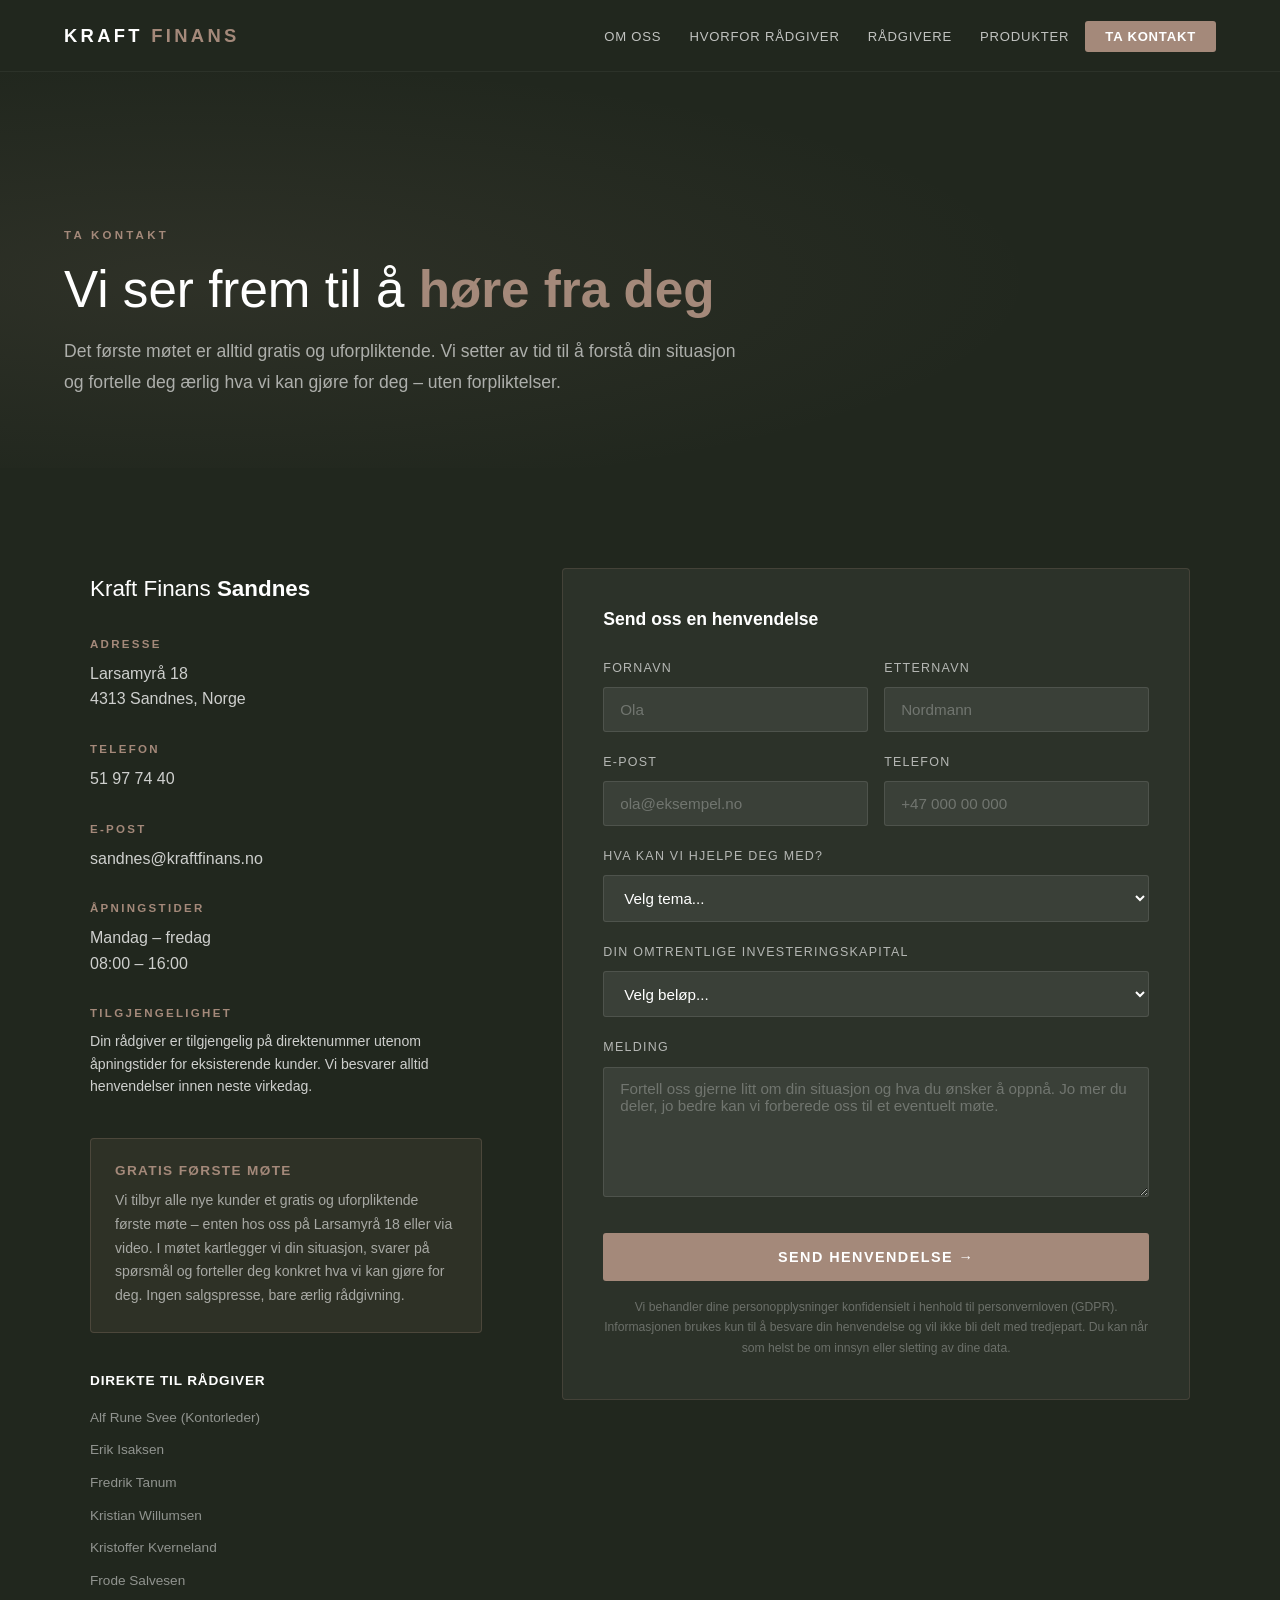
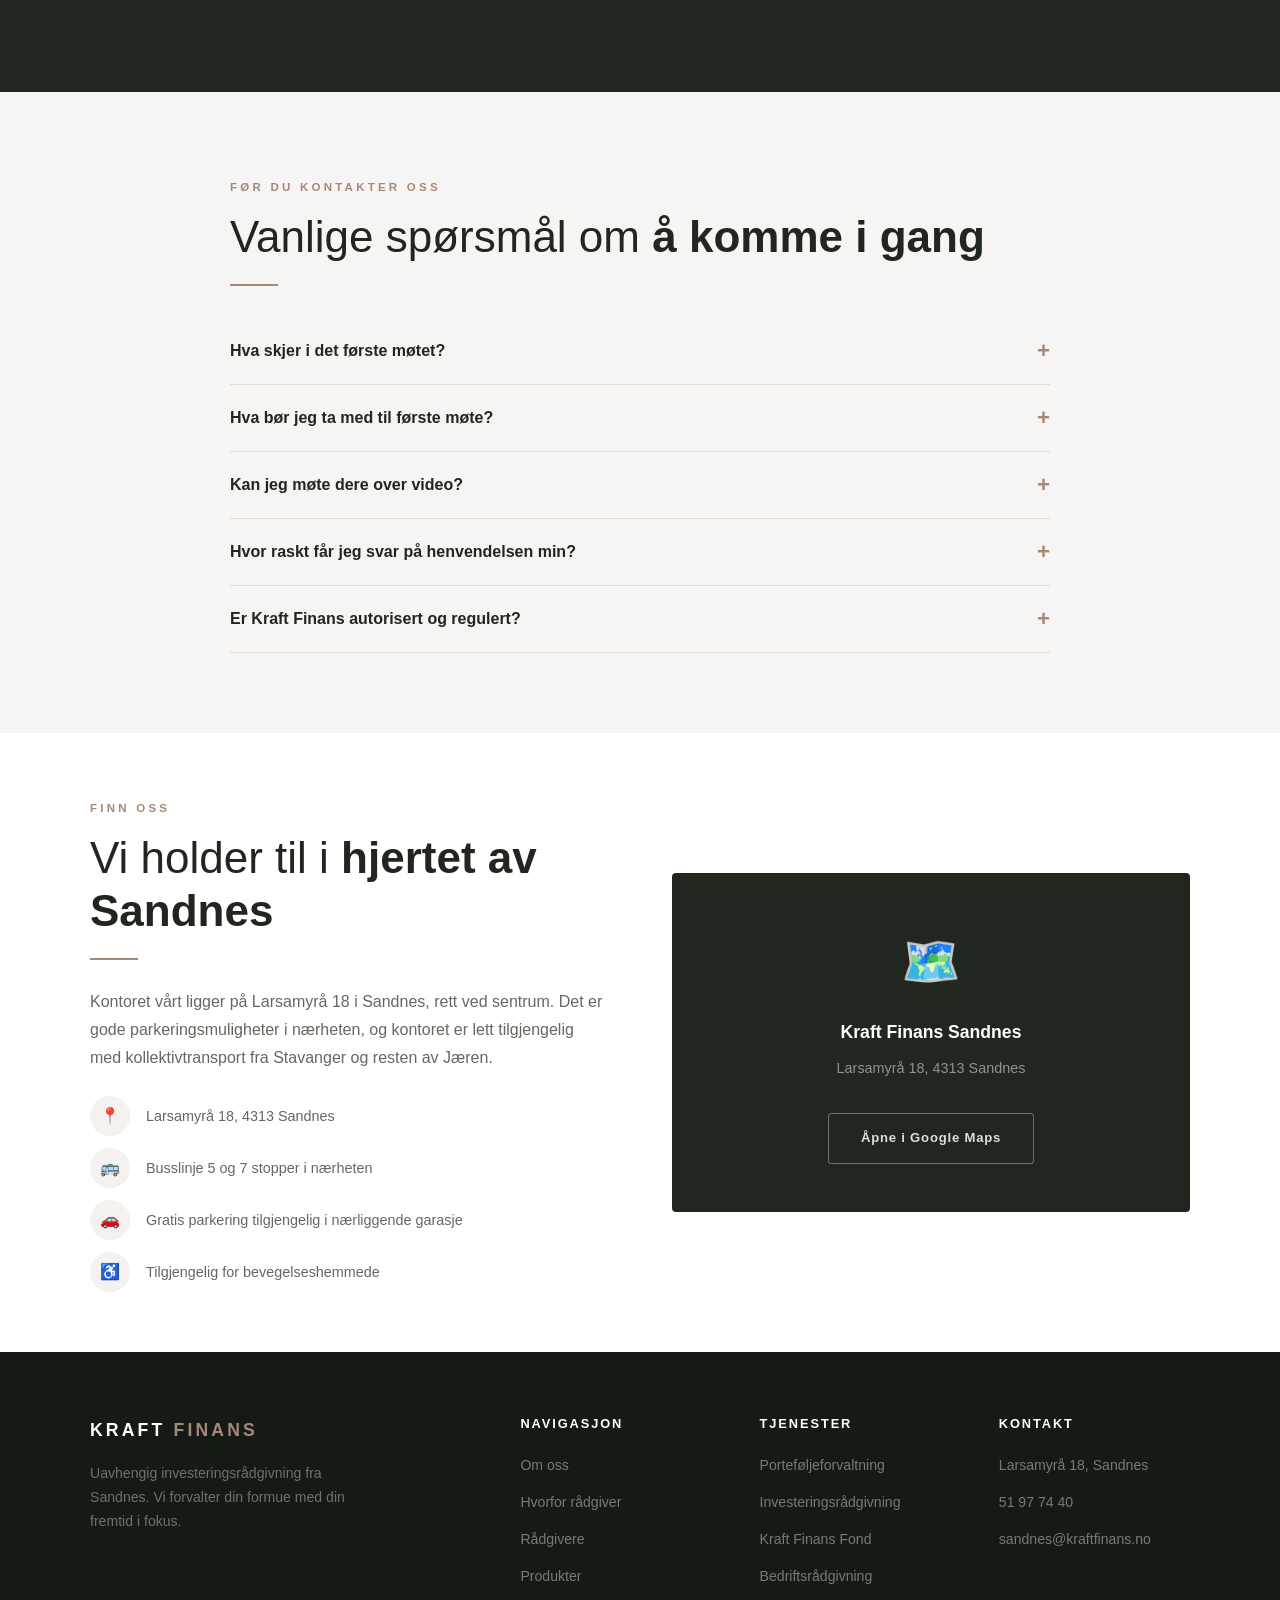
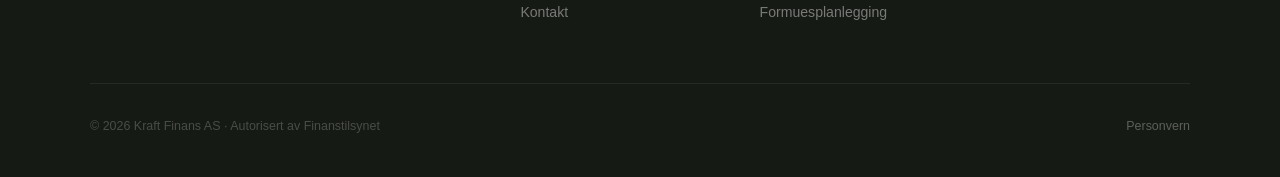
<file: kontakt.html>
<!DOCTYPE html>
<html lang="no">
<head>
  <meta charset="UTF-8" />
  <meta name="viewport" content="width=device-width, initial-scale=1.0" />
  <title>Kontakt oss – Kraft Finans Sandnes</title>
  <link rel="stylesheet" href="style.css" />
  <style>
    .contact-layout {
      display: grid;
      grid-template-columns: 1fr 1.6fr;
      gap: 5rem;
      align-items: start;
      max-width: 1100px;
      margin: 0 auto;
    }

    .contact-info-panel {
      padding-top: 0.5rem;
    }

    .contact-detail {
      margin-bottom: 1.75rem;
    }
    .contact-detail .detail-label {
      font-size: 0.72rem;
      color: var(--accent);
      letter-spacing: 0.2em;
      text-transform: uppercase;
      font-weight: 700;
      margin-bottom: 0.4rem;
    }
    .contact-detail .detail-value {
      color: rgba(255,255,255,0.78);
      font-size: 1rem;
      line-height: 1.6;
    }
    .contact-detail .detail-value a {
      color: rgba(255,255,255,0.78);
      text-decoration: none;
      transition: color 0.2s;
    }
    .contact-detail .detail-value a:hover { color: var(--accent); }

    .free-meeting-box {
      background: rgba(164,137,122,0.1);
      border: 1px solid rgba(164,137,122,0.25);
      border-radius: 4px;
      padding: 1.5rem;
      margin-top: 2.5rem;
    }
    .free-meeting-box h4 { color: var(--accent); font-size: 0.85rem; letter-spacing: 0.1em; text-transform: uppercase; margin-bottom: 0.6rem; }
    .free-meeting-box p { color: rgba(255,255,255,0.58); font-size: 0.88rem; line-height: 1.7; }

    /* Success message */
    .success-message {
      display: none;
      background: rgba(74,124,89,0.15);
      border: 1px solid rgba(74,124,89,0.4);
      border-radius: 4px;
      padding: 2rem;
      text-align: center;
      margin-top: 1.5rem;
    }
    .success-message .icon { font-size: 2.5rem; margin-bottom: 1rem; }
    .success-message h3 { color: var(--white); font-size: 1.25rem; margin-bottom: 0.6rem; }
    .success-message p { color: rgba(255,255,255,0.6); font-size: 0.9rem; line-height: 1.7; }

    /* FAQ section */
    .faq-section { padding: 80px 5%; background: var(--light-bg); }

    @media (max-width: 768px) {
      .contact-layout { grid-template-columns: 1fr; gap: 2.5rem; }
    }
  </style>
</head>
<body>

<nav>
  <a class="nav-logo" href="index.html">KRAFT <span>FINANS</span></a>
  <ul class="nav-links" id="navLinks">
    <li><a href="om-oss.html">Om oss</a></li>
    <li><a href="hvorfor-radgiver.html">Hvorfor rådgiver</a></li>
    <li><a href="radgivere.html">Rådgivere</a></li>
    <li><a href="produkter.html">Produkter</a></li>
    <li><a href="kontakt.html" class="nav-cta">Ta kontakt</a></li>
  </ul>
  <div class="hamburger" onclick="toggleNav()"><span></span><span></span><span></span></div>
</nav>

<!-- PAGE HERO -->
<div class="page-hero">
  <div class="page-hero-content">
    <span class="section-label">Ta kontakt</span>
    <h1>Vi ser frem til å <strong>høre fra deg</strong></h1>
    <p class="lead">Det første møtet er alltid gratis og uforpliktende. Vi setter av tid til å forstå din situasjon og fortelle deg ærlig hva vi kan gjøre for deg – uten forpliktelser.</p>
  </div>
</div>

<!-- CONTACT SECTION -->
<section class="bg-dark">
  <div class="contact-layout">

    <!-- LEFT: OFFICE INFO -->
    <div class="contact-info-panel">
      <h2 style="color:var(--white);font-size:1.4rem;font-weight:300;margin-bottom:2rem;">Kraft Finans <strong style="font-weight:700;">Sandnes</strong></h2>

      <div class="contact-detail">
        <div class="detail-label">Adresse</div>
        <div class="detail-value">
          Larsamyrå 18<br>
          4313 Sandnes, Norge
        </div>
      </div>

      <div class="contact-detail">
        <div class="detail-label">Telefon</div>
        <div class="detail-value">
          <a href="tel:+4751977440">51 97 74 40</a>
        </div>
      </div>

      <div class="contact-detail">
        <div class="detail-label">E-post</div>
        <div class="detail-value">
          <a href="mailto:sandnes@kraftfinans.no">sandnes@kraftfinans.no</a>
        </div>
      </div>

      <div class="contact-detail">
        <div class="detail-label">Åpningstider</div>
        <div class="detail-value">
          Mandag – fredag<br>
          08:00 – 16:00
        </div>
      </div>

      <div class="contact-detail">
        <div class="detail-label">Tilgjengelighet</div>
        <div class="detail-value" style="font-size:0.88rem;">
          Din rådgiver er tilgjengelig på direktenummer utenom åpningstider for eksisterende kunder. Vi besvarer alltid henvendelser innen neste virkedag.
        </div>
      </div>

      <div class="free-meeting-box">
        <h4>Gratis første møte</h4>
        <p>Vi tilbyr alle nye kunder et gratis og uforpliktende første møte – enten hos oss på Larsamyrå 18 eller via video. I møtet kartlegger vi din situasjon, svarer på spørsmål og forteller deg konkret hva vi kan gjøre for deg. Ingen salgspresse, bare ærlig rådgivning.</p>
      </div>

      <div style="margin-top:2.5rem;">
        <h4 style="color:var(--white);font-size:0.85rem;font-weight:700;margin-bottom:1rem;letter-spacing:0.06em;">DIREKTE TIL RÅDGIVER</h4>
        <div style="display:flex;flex-direction:column;gap:0.6rem;">
          <a href="mailto:alf.rune.svee@kraftfinans.no" style="color:rgba(255,255,255,0.5);font-size:0.85rem;text-decoration:none;transition:color 0.2s;" onmouseover="this.style.color='var(--accent)'" onmouseout="this.style.color='rgba(255,255,255,0.5)'">Alf Rune Svee (Kontorleder)</a>
          <a href="mailto:erik.isaksen@kraftfinans.no" style="color:rgba(255,255,255,0.5);font-size:0.85rem;text-decoration:none;transition:color 0.2s;" onmouseover="this.style.color='var(--accent)'" onmouseout="this.style.color='rgba(255,255,255,0.5)'">Erik Isaksen</a>
          <a href="mailto:fredrik.tanum@kraftfinans.no" style="color:rgba(255,255,255,0.5);font-size:0.85rem;text-decoration:none;transition:color 0.2s;" onmouseover="this.style.color='var(--accent)'" onmouseout="this.style.color='rgba(255,255,255,0.5)'">Fredrik Tanum</a>
          <a href="mailto:kristian.willumsen@kraftfinans.no" style="color:rgba(255,255,255,0.5);font-size:0.85rem;text-decoration:none;transition:color 0.2s;" onmouseover="this.style.color='var(--accent)'" onmouseout="this.style.color='rgba(255,255,255,0.5)'">Kristian Willumsen</a>
          <a href="mailto:kristoffer.kverneland@kraftfinans.no" style="color:rgba(255,255,255,0.5);font-size:0.85rem;text-decoration:none;transition:color 0.2s;" onmouseover="this.style.color='var(--accent)'" onmouseout="this.style.color='rgba(255,255,255,0.5)'">Kristoffer Kverneland</a>
          <a href="mailto:frode.salvesen@kraftfinans.no" style="color:rgba(255,255,255,0.5);font-size:0.85rem;text-decoration:none;transition:color 0.2s;" onmouseover="this.style.color='var(--accent)'" onmouseout="this.style.color='rgba(255,255,255,0.5)'">Frode Salvesen</a>
        </div>
      </div>
    </div>

    <!-- RIGHT: FORM -->
    <div>
      <form class="contact-form" id="contactForm" onsubmit="sendForm(event)">
        <h3 style="color:var(--white);font-size:1.1rem;font-weight:700;margin-bottom:1.75rem;">Send oss en henvendelse</h3>

        <div class="form-row">
          <div class="form-group">
            <label for="fornavn">Fornavn</label>
            <input type="text" id="fornavn" name="fornavn" placeholder="Ola" required />
          </div>
          <div class="form-group">
            <label for="etternavn">Etternavn</label>
            <input type="text" id="etternavn" name="etternavn" placeholder="Nordmann" required />
          </div>
        </div>

        <div class="form-row">
          <div class="form-group">
            <label for="epost">E-post</label>
            <input type="email" id="epost" name="epost" placeholder="ola@eksempel.no" required />
          </div>
          <div class="form-group">
            <label for="telefon">Telefon</label>
            <input type="tel" id="telefon" name="telefon" placeholder="+47 000 00 000" />
          </div>
        </div>

        <div class="form-group">
          <label for="tema">Hva kan vi hjelpe deg med?</label>
          <select id="tema" name="tema">
            <option value="">Velg tema...</option>
            <option value="portefolje">Porteføljeforvaltning</option>
            <option value="radgivning">Investeringsrådgivning</option>
            <option value="fond">Kraft Finans Fond</option>
            <option value="bedrift">Bedriftsrådgivning</option>
            <option value="formue">Formuesplanlegging</option>
            <option value="esg">ESG / Bærekraft</option>
            <option value="annet">Annet</option>
          </select>
        </div>

        <div class="form-group">
          <label for="kapital">Din omtrentlige investeringskapital</label>
          <select id="kapital" name="kapital">
            <option value="">Velg beløp...</option>
            <option value="under500k">Under 500 000 kr</option>
            <option value="500k-1m">500 000 – 1 000 000 kr</option>
            <option value="1m-5m">1 – 5 millioner kr</option>
            <option value="over5m">Over 5 millioner kr</option>
            <option value="ikke-oppgi">Vil ikke oppgi</option>
          </select>
        </div>

        <div class="form-group">
          <label for="melding">Melding</label>
          <textarea id="melding" name="melding" placeholder="Fortell oss gjerne litt om din situasjon og hva du ønsker å oppnå. Jo mer du deler, jo bedre kan vi forberede oss til et eventuelt møte."></textarea>
        </div>

        <button type="submit" class="form-submit">Send henvendelse →</button>
        <p class="form-disclaimer">
          Vi behandler dine personopplysninger konfidensielt i henhold til personvernloven (GDPR). Informasjonen brukes kun til å besvare din henvendelse og vil ikke bli delt med tredjepart. Du kan når som helst be om innsyn eller sletting av dine data.
        </p>
      </form>

      <div class="success-message" id="successMsg">
        <div class="icon">✓</div>
        <h3>Takk for din henvendelse!</h3>
        <p>Vi har mottatt meldingen din og vil ta kontakt med deg innen neste virkedag. For umiddelbar kontakt kan du ringe oss på <a href="tel:+4751977440" style="color:var(--accent);">51 97 74 40</a>.</p>
      </div>
    </div>

  </div>
</section>

<!-- FAQ SECTION -->
<section class="faq-section">
  <div class="container-sm">
    <span class="section-label">Før du kontakter oss</span>
    <h2 class="section-title">Vanlige spørsmål om <strong>å komme i gang</strong></h2>
    <div class="section-divider"></div>

    <div style="margin-top:2rem;">
      <div class="faq-item">
        <button class="faq-question" onclick="toggleFaq(this)">Hva skjer i det første møtet?</button>
        <div class="faq-answer"><p>I det første møtet – som er helt gratis og uforpliktende – bruker vi tid på å forstå deg. Vi stiller spørsmål om din livssituasjon, dine mål, din tidshorisont og din holdning til risiko. Deretter presenterer vi oss og forteller hva vi konkret kan gjøre for deg. Det er ingen salgspresse – vi ønsker at du skal gå hjem og tenke deg om. Mange velger å starte et samarbeid, men det er helt opp til deg.</p></div>
      </div>

      <div class="faq-item">
        <button class="faq-question" onclick="toggleFaq(this)">Hva bør jeg ta med til første møte?</button>
        <div class="faq-answer"><p>Jo mer informasjon du kan dele, jo mer verdifullt kan vi gjøre møtet. Det kan være nyttig å ha oversikt over dine eksisterende investeringer, pensjonsbevis, forsikringsavtaler og eventuelle boliglån. Men det er ingen krav – mange starter møtet med bare et ønske om å forstå sin situasjon bedre, og det er mer enn nok.</p></div>
      </div>

      <div class="faq-item">
        <button class="faq-question" onclick="toggleFaq(this)">Kan jeg møte dere over video?</button>
        <div class="faq-answer"><p>Absolutt. Vi tilbyr videomøter via Teams eller Zoom for kunder som foretrekker det eller bor et stykke unna Sandnes. Mange av våre kunder i Stavanger, Jæren og andre deler av Rogaland velger videomøter for hverdagslig oppfølging, mens de første møtene gjerne skjer fysisk på kontoret vårt.</p></div>
      </div>

      <div class="faq-item">
        <button class="faq-question" onclick="toggleFaq(this)">Hvor raskt får jeg svar på henvendelsen min?</button>
        <div class="faq-answer"><p>Vi besvarer alle henvendelser innen neste virkedag. Hvis du sender en henvendelse på fredag, kan du forvente svar mandag morgen. For hastesaker kan du ringe oss direkte på 51 97 74 40 i åpningstiden mandag–fredag 08:00–16:00.</p></div>
      </div>

      <div class="faq-item">
        <button class="faq-question" onclick="toggleFaq(this)">Er Kraft Finans autorisert og regulert?</button>
        <div class="faq-answer"><p>Ja, Kraft Finans AS er autorisert av Finanstilsynet og opererer i samsvar med norsk og europeisk finanslovgivning (MiFID II). Vi er membre av Verdipapirforetakenes Forbund og følger bransjens høyeste etiske standarder. Du kan finne oss i Finanstilsynets offentlige register over verdipapirforetak.</p></div>
      </div>
    </div>
  </div>
</section>

<!-- MAP/LOCATION SECTION -->
<section class="bg-white" style="padding:60px 5%;">
  <div class="container">
    <div style="display:grid;grid-template-columns:1fr 1fr;gap:4rem;align-items:center;">
      <div>
        <span class="section-label">Finn oss</span>
        <h2 class="section-title" style="margin-bottom:1.25rem;">Vi holder til i <strong>hjertet av Sandnes</strong></h2>
        <div class="section-divider"></div>
        <p style="color:var(--text-muted);margin-bottom:1.5rem;line-height:1.75;">
          Kontoret vårt ligger på Larsamyrå 18 i Sandnes, rett ved sentrum. Det er gode parkeringsmuligheter i nærheten, og kontoret er lett tilgjengelig med kollektivtransport fra Stavanger og resten av Jæren.
        </p>
        <div style="display:flex;flex-direction:column;gap:0.75rem;">
          <div style="display:flex;align-items:center;gap:1rem;">
            <div class="icon-circle light" style="width:40px;height:40px;font-size:1rem;flex-shrink:0;">📍</div>
            <span style="color:var(--text-muted);font-size:0.9rem;">Larsamyrå 18, 4313 Sandnes</span>
          </div>
          <div style="display:flex;align-items:center;gap:1rem;">
            <div class="icon-circle light" style="width:40px;height:40px;font-size:1rem;flex-shrink:0;">🚌</div>
            <span style="color:var(--text-muted);font-size:0.9rem;">Busslinje 5 og 7 stopper i nærheten</span>
          </div>
          <div style="display:flex;align-items:center;gap:1rem;">
            <div class="icon-circle light" style="width:40px;height:40px;font-size:1rem;flex-shrink:0;">🚗</div>
            <span style="color:var(--text-muted);font-size:0.9rem;">Gratis parkering tilgjengelig i nærliggende garasje</span>
          </div>
          <div style="display:flex;align-items:center;gap:1rem;">
            <div class="icon-circle light" style="width:40px;height:40px;font-size:1rem;flex-shrink:0;">♿</div>
            <span style="color:var(--text-muted);font-size:0.9rem;">Tilgjengelig for bevegelseshemmede</span>
          </div>
        </div>
      </div>
      <div style="background:var(--dark);border-radius:4px;padding:3rem;text-align:center;min-height:280px;display:flex;flex-direction:column;align-items:center;justify-content:center;">
        <div style="font-size:3rem;margin-bottom:1rem;">🗺️</div>
        <div style="color:var(--white);font-size:1.1rem;font-weight:700;margin-bottom:0.5rem;">Kraft Finans Sandnes</div>
        <div style="color:rgba(255,255,255,0.5);font-size:0.9rem;margin-bottom:2rem;">Larsamyrå 18, 4313 Sandnes</div>
        <a href="https://maps.google.com/?q=Larsamyr%C3%A5+18,+4313+Sandnes" target="_blank" rel="noopener" class="btn btn-ghost" style="font-size:0.82rem;">Åpne i Google Maps</a>
      </div>
    </div>
  </div>
</section>

<footer>
  <div class="footer-grid">
    <div class="footer-brand"><a class="nav-logo" href="index.html">KRAFT <span>FINANS</span></a><p style="margin-top:1rem;color:rgba(255,255,255,0.38);font-size:0.88rem;">Uavhengig investeringsrådgivning fra Sandnes. Vi forvalter din formue med din fremtid i fokus.</p></div>
    <div class="footer-col"><h4>Navigasjon</h4><ul><li><a href="om-oss.html">Om oss</a></li><li><a href="hvorfor-radgiver.html">Hvorfor rådgiver</a></li><li><a href="radgivere.html">Rådgivere</a></li><li><a href="produkter.html">Produkter</a></li><li><a href="kontakt.html">Kontakt</a></li></ul></div>
    <div class="footer-col"><h4>Tjenester</h4><ul><li><a href="produkter.html">Porteføljeforvaltning</a></li><li><a href="produkter.html">Investeringsrådgivning</a></li><li><a href="produkter.html">Kraft Finans Fond</a></li><li><a href="produkter.html">Bedriftsrådgivning</a></li><li><a href="produkter.html">Formuesplanlegging</a></li></ul></div>
    <div class="footer-col"><h4>Kontakt</h4><ul><li><a href="#">Larsamyrå 18, Sandnes</a></li><li><a href="tel:+4751977440">51 97 74 40</a></li><li><a href="mailto:sandnes@kraftfinans.no">sandnes@kraftfinans.no</a></li></ul></div>
  </div>
  <div class="footer-bottom"><p>© 2026 Kraft Finans AS · Autorisert av Finanstilsynet</p><p><a href="#" style="color:rgba(255,255,255,0.3);text-decoration:none;">Personvern</a></p></div>
</footer>

<script>
  function toggleNav(){document.getElementById('navLinks').classList.toggle('open');}

  function toggleFaq(btn){
    const item = btn.closest('.faq-item');
    const wasOpen = item.classList.contains('open');
    document.querySelectorAll('.faq-item').forEach(i => i.classList.remove('open'));
    if(!wasOpen) item.classList.add('open');
  }

  function sendForm(e){
    e.preventDefault();
    const form = document.getElementById('contactForm');
    const successMsg = document.getElementById('successMsg');
    form.style.display = 'none';
    successMsg.style.display = 'block';
    // Connect to backend/email service here (e.g. Formspree, Netlify Forms, etc.)
    // Example: fetch('/api/contact', { method: 'POST', body: new FormData(form) })
  }
</script>
</body>
</html>
</file>
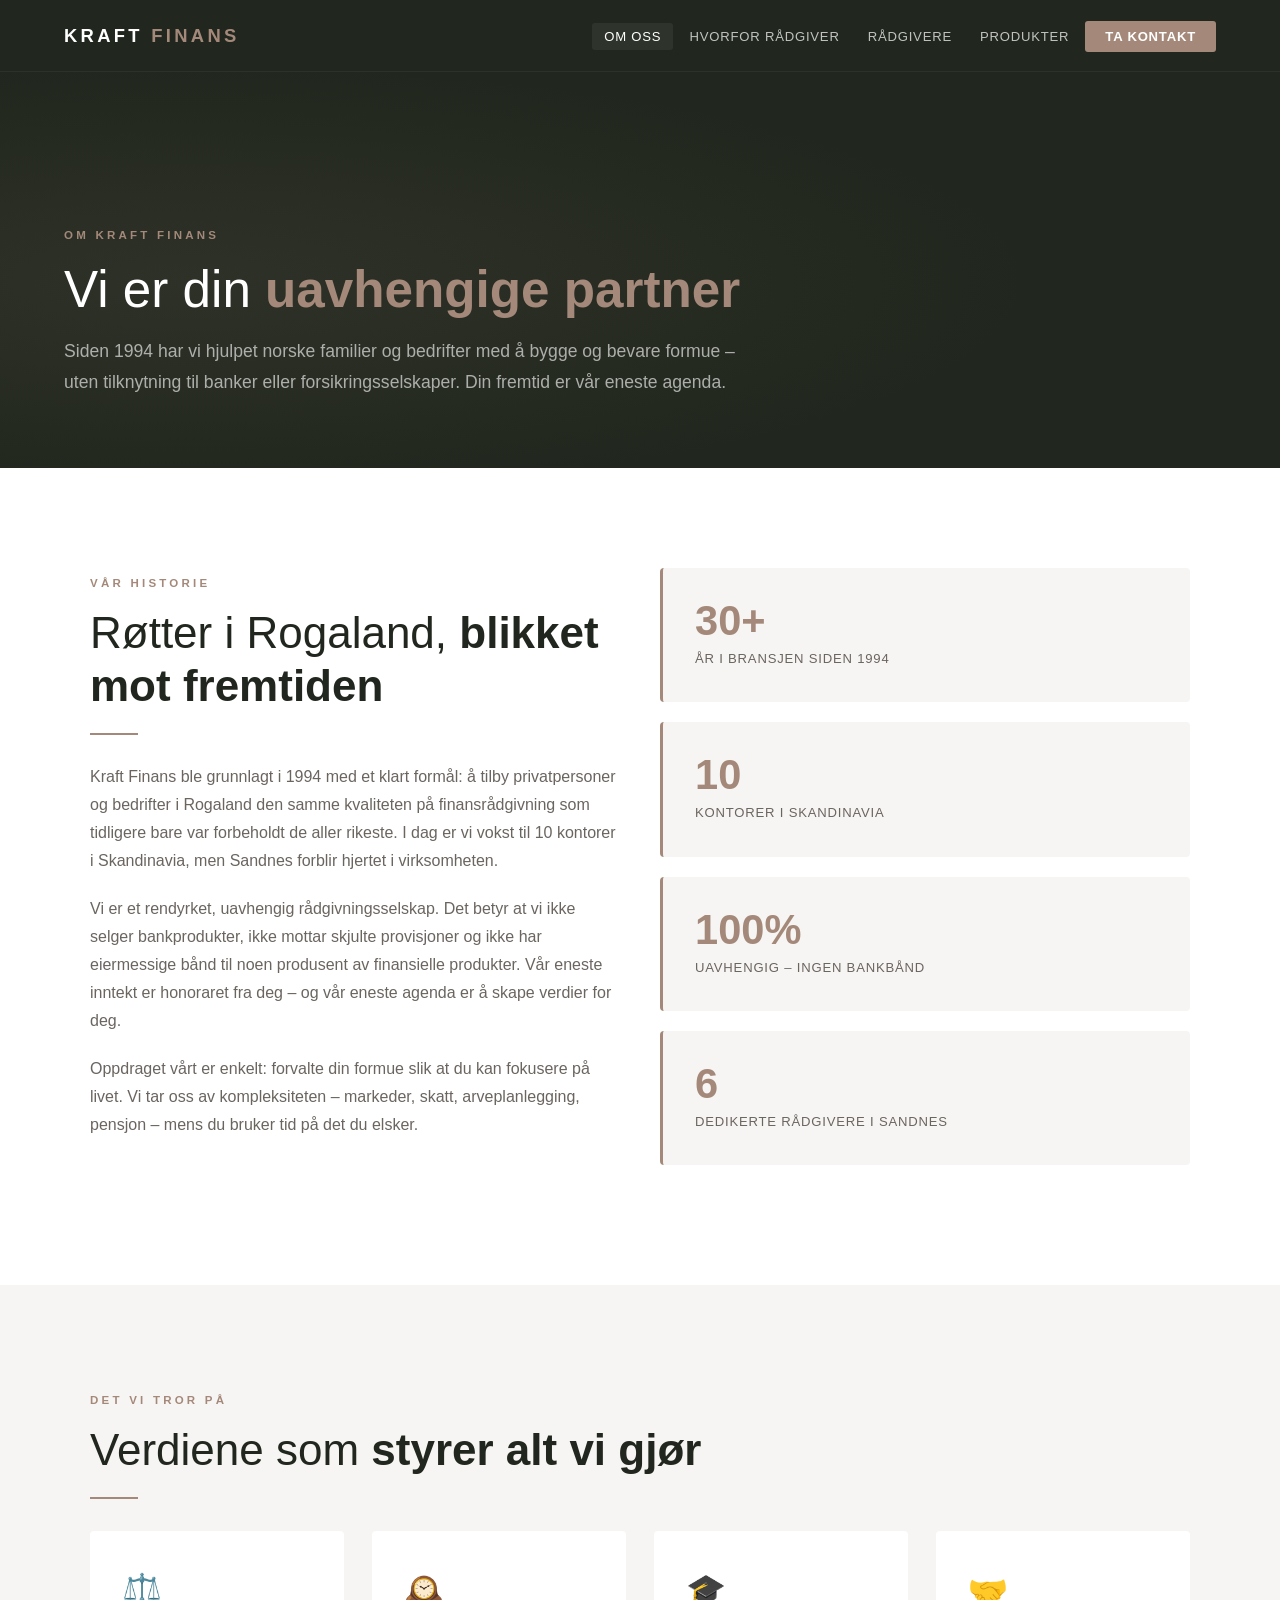
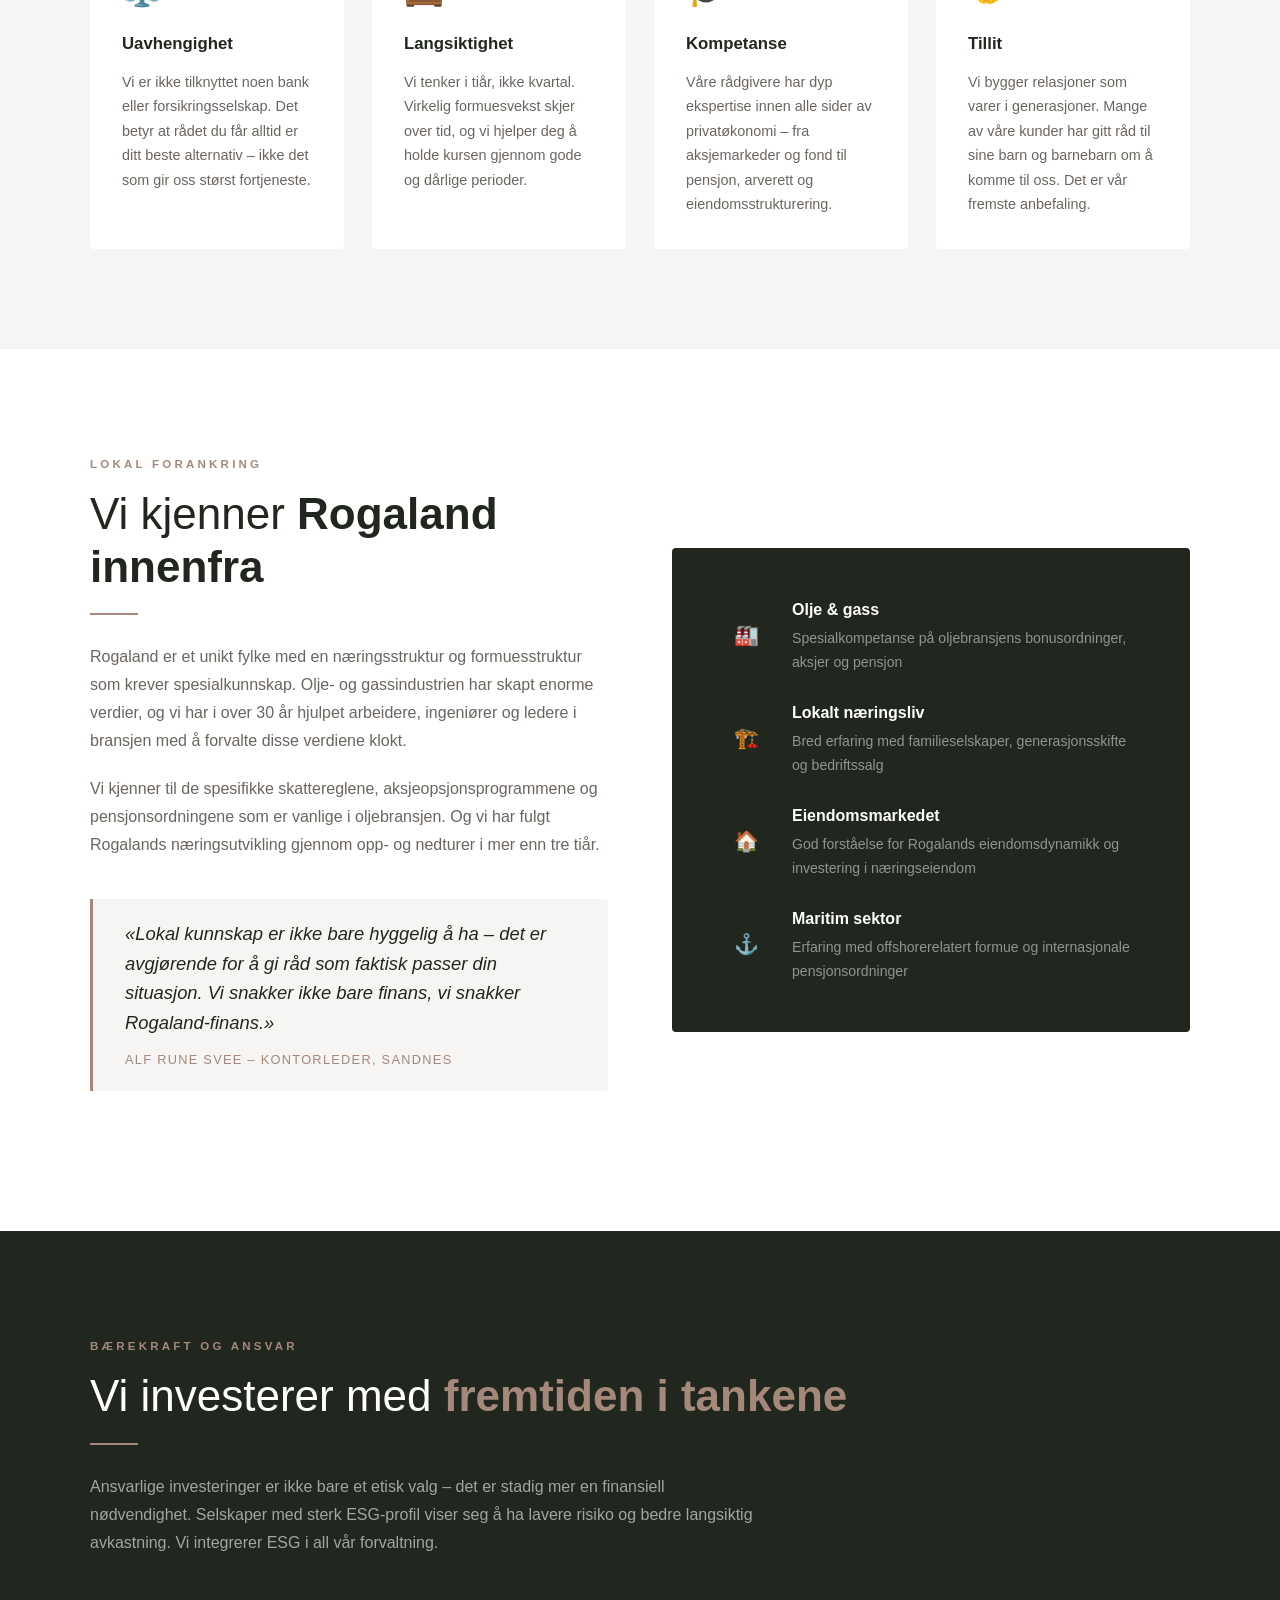
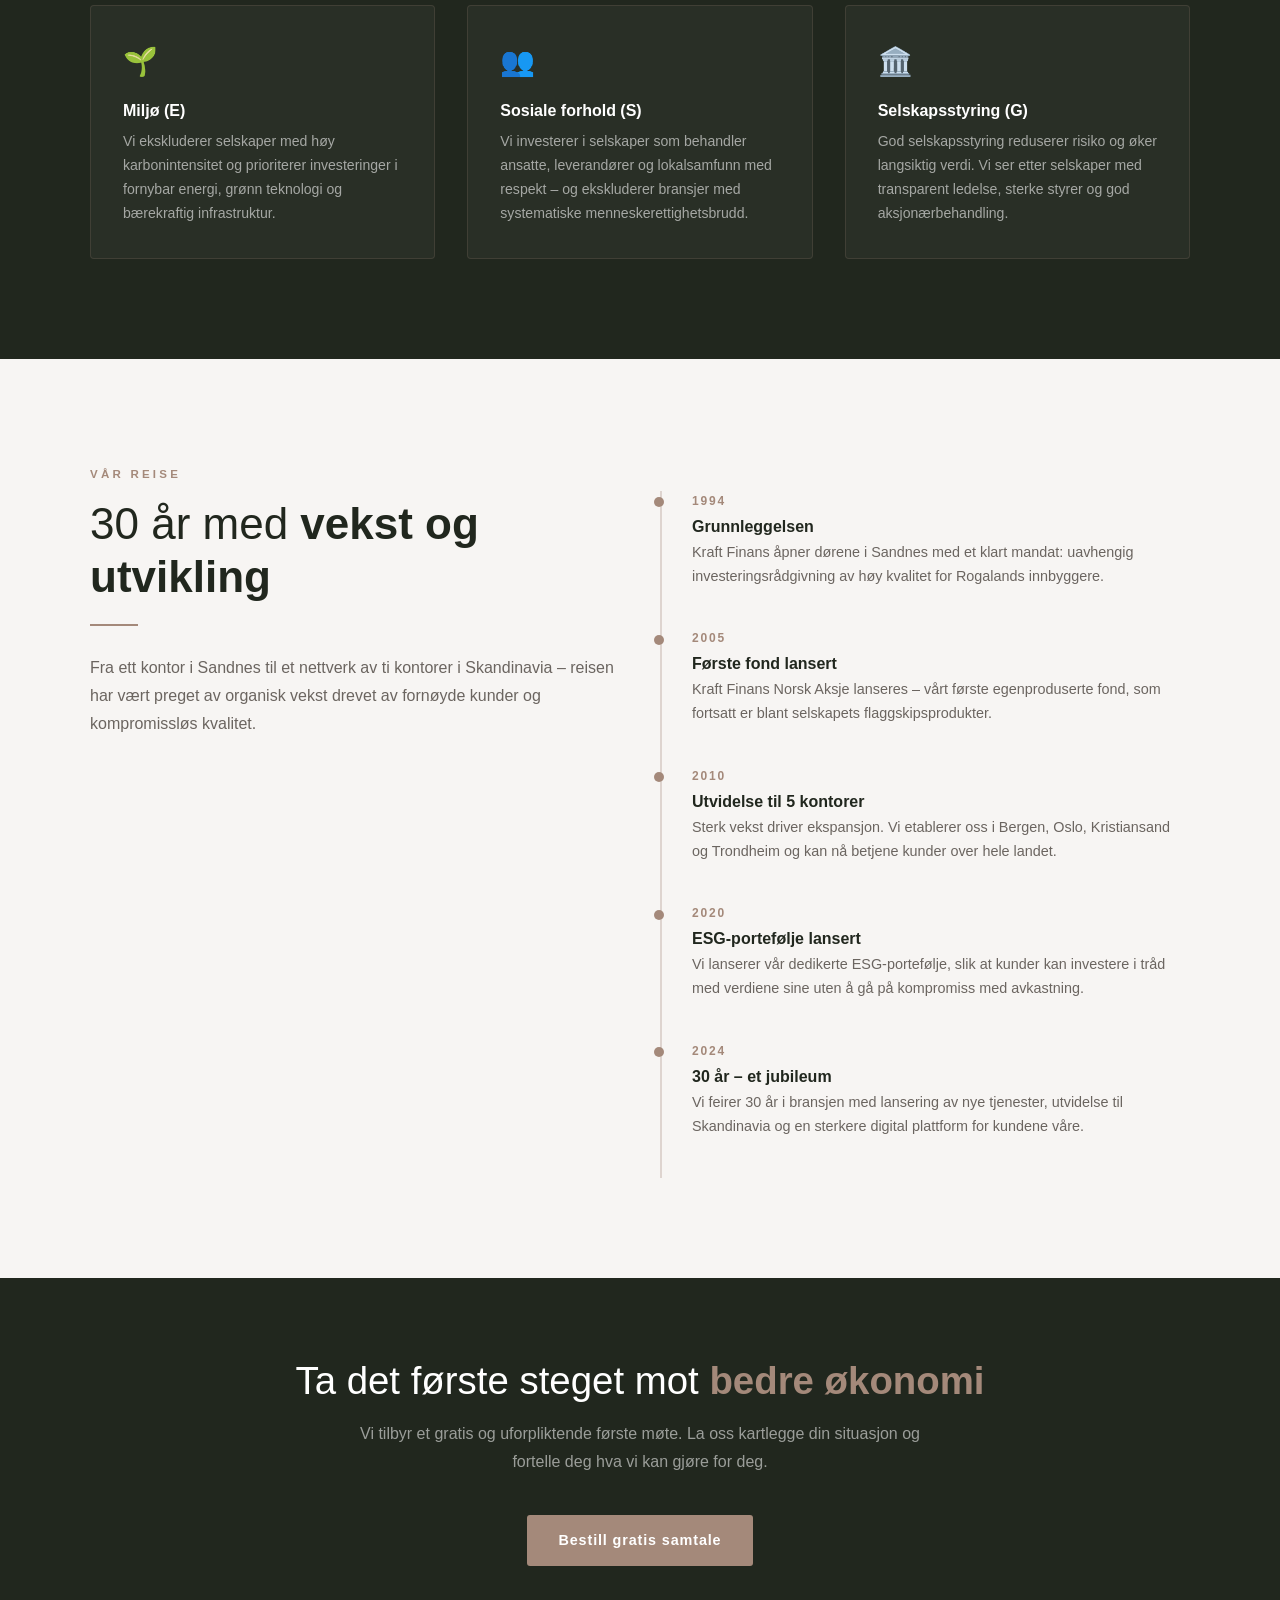
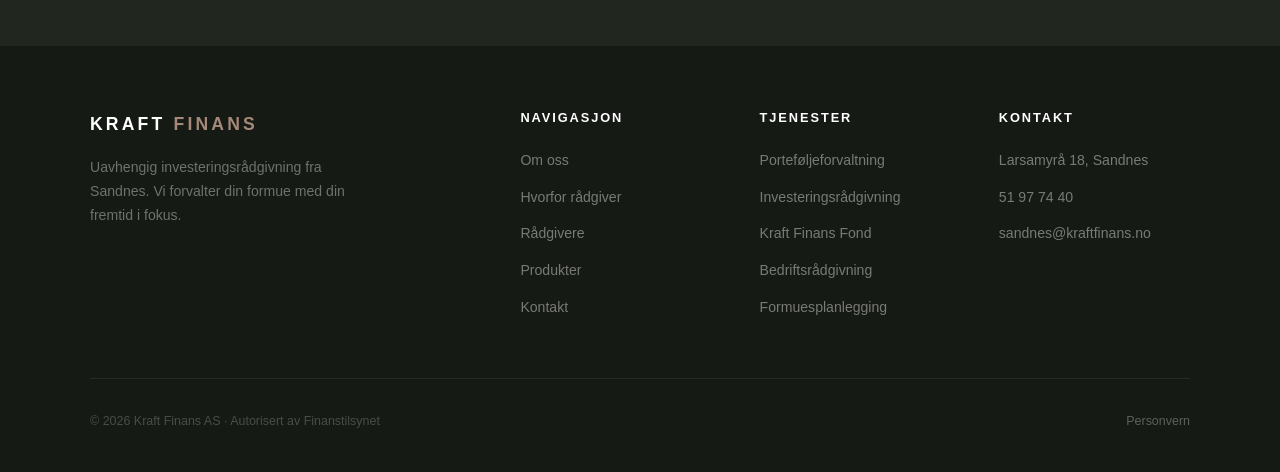
<file: om-oss.html>
<!DOCTYPE html>
<html lang="no">
<head>
  <meta charset="UTF-8" />
  <meta name="viewport" content="width=device-width, initial-scale=1.0" />
  <title>Om oss – Kraft Finans Sandnes</title>
  <link rel="stylesheet" href="style.css" />
  <style>
    .values-card {
      background: var(--white);
      border-radius: 4px;
      padding: 2rem;
      display: flex;
      flex-direction: column;
      gap: 1rem;
      transition: transform 0.3s, box-shadow 0.3s;
    }
    .values-card:hover { transform: translateY(-5px); box-shadow: 0 20px 45px rgba(33,39,30,0.1); }
    .values-card .icon { font-size: 2rem; }
    .values-card h3 { font-size: 1.05rem; font-weight: 700; color: var(--dark); }
    .values-card p { font-size: 0.9rem; color: var(--text-muted); line-height: 1.7; }

    .stat-block {
      background: var(--light-bg);
      border-radius: 4px;
      padding: 2rem;
      border-left: 3px solid var(--accent);
      margin-bottom: 1.25rem;
    }
    .stat-block .big { font-size: 2.6rem; font-weight: 700; color: var(--accent); line-height: 1; margin-bottom: 0.4rem; }
    .stat-block .label { font-size: 0.82rem; color: var(--text-muted); letter-spacing: 0.06em; text-transform: uppercase; }

    .timeline { position: relative; padding-left: 2rem; margin-top: 2rem; }
    .timeline::before { content: ''; position: absolute; left: 0; top: 0; bottom: 0; width: 2px; background: var(--accent); opacity: 0.3; }
    .timeline-item { position: relative; margin-bottom: 2.5rem; }
    .timeline-item::before { content: ''; position: absolute; left: -2.4rem; top: 0.4rem; width: 10px; height: 10px; border-radius: 50%; background: var(--accent); }
    .timeline-year { font-size: 0.75rem; color: var(--accent); letter-spacing: 0.15em; text-transform: uppercase; font-weight: 700; margin-bottom: 0.35rem; }
    .timeline-item h4 { font-size: 1rem; font-weight: 700; color: var(--dark); margin-bottom: 0.3rem; }
    .timeline-item p { font-size: 0.9rem; color: var(--text-muted); line-height: 1.65; }

    .esg-card {
      background: rgba(255,255,255,0.04);
      border: 1px solid rgba(164,137,122,0.18);
      border-radius: 4px;
      padding: 2rem;
      transition: border-color 0.3s, transform 0.3s;
    }
    .esg-card:hover { border-color: var(--accent); transform: translateY(-4px); }
    .esg-card .icon { font-size: 1.75rem; margin-bottom: 1rem; }
    .esg-card h3 { color: var(--white); font-size: 1rem; font-weight: 700; margin-bottom: 0.6rem; }
    .esg-card p { color: rgba(255,255,255,0.58); font-size: 0.88rem; line-height: 1.7; }

    .local-grid { display: grid; grid-template-columns: 1fr 1fr; gap: 4rem; align-items: center; }
    @media (max-width: 768px) { .local-grid { grid-template-columns: 1fr; } }

    .cta-band { background: var(--dark); padding: 80px 5%; text-align: center; }
    .cta-band h2 { color: var(--white); font-size: clamp(1.75rem, 3vw, 2.5rem); font-weight: 300; margin-bottom: 1rem; }
    .cta-band h2 strong { font-weight: 700; color: var(--accent); }
    .cta-band p { color: rgba(255,255,255,0.55); margin-bottom: 2.5rem; max-width: 560px; margin-left: auto; margin-right: auto; }
  </style>
</head>
<body>

<nav>
  <a class="nav-logo" href="index.html">KRAFT <span>FINANS</span></a>
  <ul class="nav-links" id="navLinks">
    <li><a href="om-oss.html" class="active">Om oss</a></li>
    <li><a href="hvorfor-radgiver.html">Hvorfor rådgiver</a></li>
    <li><a href="radgivere.html">Rådgivere</a></li>
    <li><a href="produkter.html">Produkter</a></li>
    <li><a href="kontakt.html" class="nav-cta">Ta kontakt</a></li>
  </ul>
  <div class="hamburger" onclick="toggleNav()"><span></span><span></span><span></span></div>
</nav>

<!-- PAGE HERO -->
<div class="page-hero">
  <div class="page-hero-content">
    <span class="section-label">Om Kraft Finans</span>
    <h1>Vi er din <strong>uavhengige partner</strong></h1>
    <p class="lead">Siden 1994 har vi hjulpet norske familier og bedrifter med å bygge og bevare formue – uten tilknytning til banker eller forsikringsselskaper. Din fremtid er vår eneste agenda.</p>
  </div>
</div>

<!-- SECTION 1: COMPANY STORY -->
<section class="bg-white">
  <div class="container">
    <div class="grid-2" style="align-items:start;">
      <div>
        <span class="section-label">Vår historie</span>
        <h2 class="section-title">Røtter i Rogaland, <strong>blikket mot fremtiden</strong></h2>
        <div class="section-divider"></div>
        <p style="color:var(--text-muted);margin-bottom:1.25rem;line-height:1.75;">
          Kraft Finans ble grunnlagt i 1994 med et klart formål: å tilby privatpersoner og bedrifter i Rogaland den samme kvaliteten på finansrådgivning som tidligere bare var forbeholdt de aller rikeste. I dag er vi vokst til 10 kontorer i Skandinavia, men Sandnes forblir hjertet i virksomheten.
        </p>
        <p style="color:var(--text-muted);margin-bottom:1.25rem;line-height:1.75;">
          Vi er et rendyrket, uavhengig rådgivningsselskap. Det betyr at vi ikke selger bankprodukter, ikke mottar skjulte provisjoner og ikke har eiermessige bånd til noen produsent av finansielle produkter. Vår eneste inntekt er honoraret fra deg – og vår eneste agenda er å skape verdier for deg.
        </p>
        <p style="color:var(--text-muted);line-height:1.75;">
          Oppdraget vårt er enkelt: forvalte din formue slik at du kan fokusere på livet. Vi tar oss av kompleksiteten – markeder, skatt, arveplanlegging, pensjon – mens du bruker tid på det du elsker.
        </p>
      </div>
      <div>
        <div class="stat-block">
          <div class="big">30+</div>
          <div class="label">År i bransjen siden 1994</div>
        </div>
        <div class="stat-block">
          <div class="big">10</div>
          <div class="label">Kontorer i Skandinavia</div>
        </div>
        <div class="stat-block">
          <div class="big">100%</div>
          <div class="label">Uavhengig – ingen bankbånd</div>
        </div>
        <div class="stat-block">
          <div class="big">6</div>
          <div class="label">Dedikerte rådgivere i Sandnes</div>
        </div>
      </div>
    </div>
  </div>
</section>

<!-- SECTION 2: VALUES -->
<section class="bg-light">
  <div class="container">
    <span class="section-label">Det vi tror på</span>
    <h2 class="section-title">Verdiene som <strong>styrer alt vi gjør</strong></h2>
    <div class="section-divider"></div>
    <div class="grid-4" style="margin-top:2rem;">
      <div class="values-card">
        <div class="icon">⚖️</div>
        <h3>Uavhengighet</h3>
        <p>Vi er ikke tilknyttet noen bank eller forsikringsselskap. Det betyr at rådet du får alltid er ditt beste alternativ – ikke det som gir oss størst fortjeneste.</p>
      </div>
      <div class="values-card">
        <div class="icon">🕰️</div>
        <h3>Langsiktighet</h3>
        <p>Vi tenker i tiår, ikke kvartal. Virkelig formuesvekst skjer over tid, og vi hjelper deg å holde kursen gjennom gode og dårlige perioder.</p>
      </div>
      <div class="values-card">
        <div class="icon">🎓</div>
        <h3>Kompetanse</h3>
        <p>Våre rådgivere har dyp ekspertise innen alle sider av privatøkonomi – fra aksjemarkeder og fond til pensjon, arverett og eiendomsstrukturering.</p>
      </div>
      <div class="values-card">
        <div class="icon">🤝</div>
        <h3>Tillit</h3>
        <p>Vi bygger relasjoner som varer i generasjoner. Mange av våre kunder har gitt råd til sine barn og barnebarn om å komme til oss. Det er vår fremste anbefaling.</p>
      </div>
    </div>
  </div>
</section>

<!-- SECTION 3: LOCAL -->
<section class="bg-white">
  <div class="container">
    <div class="local-grid">
      <div>
        <span class="section-label">Lokal forankring</span>
        <h2 class="section-title">Vi kjenner <strong>Rogaland innenfra</strong></h2>
        <div class="section-divider"></div>
        <p style="color:var(--text-muted);margin-bottom:1.25rem;line-height:1.75;">
          Rogaland er et unikt fylke med en næringsstruktur og formuesstruktur som krever spesialkunnskap. Olje- og gassindustrien har skapt enorme verdier, og vi har i over 30 år hjulpet arbeidere, ingeniører og ledere i bransjen med å forvalte disse verdiene klokt.
        </p>
        <p style="color:var(--text-muted);margin-bottom:1.75rem;line-height:1.75;">
          Vi kjenner til de spesifikke skattereglene, aksjeopsjonsprogrammene og pensjonsordningene som er vanlige i oljebransjen. Og vi har fulgt Rogalands næringsutvikling gjennom opp- og nedturer i mer enn tre tiår.
        </p>
        <div class="pullquote">
          <p>«Lokal kunnskap er ikke bare hyggelig å ha – det er avgjørende for å gi råd som faktisk passer din situasjon. Vi snakker ikke bare finans, vi snakker Rogaland-finans.»</p>
          <cite>Alf Rune Svee – Kontorleder, Sandnes</cite>
        </div>
      </div>
      <div style="background:var(--dark);border-radius:4px;padding:3rem;display:flex;flex-direction:column;gap:1.5rem;">
        <div style="display:flex;align-items:center;gap:1.25rem;">
          <div class="icon-circle">🏭</div>
          <div>
            <div style="color:var(--white);font-weight:700;margin-bottom:0.25rem;">Olje & gass</div>
            <div style="color:rgba(255,255,255,0.5);font-size:0.88rem;">Spesialkompetanse på oljebransjens bonusordninger, aksjer og pensjon</div>
          </div>
        </div>
        <div style="display:flex;align-items:center;gap:1.25rem;">
          <div class="icon-circle">🏗️</div>
          <div>
            <div style="color:var(--white);font-weight:700;margin-bottom:0.25rem;">Lokalt næringsliv</div>
            <div style="color:rgba(255,255,255,0.5);font-size:0.88rem;">Bred erfaring med familieselskaper, generasjonsskifte og bedriftssalg</div>
          </div>
        </div>
        <div style="display:flex;align-items:center;gap:1.25rem;">
          <div class="icon-circle">🏠</div>
          <div>
            <div style="color:var(--white);font-weight:700;margin-bottom:0.25rem;">Eiendomsmarkedet</div>
            <div style="color:rgba(255,255,255,0.5);font-size:0.88rem;">God forståelse for Rogalands eiendomsdynamikk og investering i næringseiendom</div>
          </div>
        </div>
        <div style="display:flex;align-items:center;gap:1.25rem;">
          <div class="icon-circle">⚓</div>
          <div>
            <div style="color:var(--white);font-weight:700;margin-bottom:0.25rem;">Maritim sektor</div>
            <div style="color:rgba(255,255,255,0.5);font-size:0.88rem;">Erfaring med offshorerelatert formue og internasjonale pensjonsordninger</div>
          </div>
        </div>
      </div>
    </div>
  </div>
</section>

<!-- SECTION 4: ESG / SUSTAINABILITY -->
<section class="bg-dark">
  <div class="container">
    <span class="section-label" style="color:var(--accent);">Bærekraft og ansvar</span>
    <h2 class="section-title light">Vi investerer med <strong style="color:var(--accent);">fremtiden i tankene</strong></h2>
    <div class="section-divider"></div>
    <p style="color:rgba(255,255,255,0.58);max-width:680px;margin-bottom:3rem;line-height:1.75;">
      Ansvarlige investeringer er ikke bare et etisk valg – det er stadig mer en finansiell nødvendighet. Selskaper med sterk ESG-profil viser seg å ha lavere risiko og bedre langsiktig avkastning. Vi integrerer ESG i all vår forvaltning.
    </p>
    <div class="grid-3">
      <div class="esg-card">
        <div class="icon">🌱</div>
        <h3>Miljø (E)</h3>
        <p>Vi ekskluderer selskaper med høy karbonintensitet og prioriterer investeringer i fornybar energi, grønn teknologi og bærekraftig infrastruktur.</p>
      </div>
      <div class="esg-card">
        <div class="icon">👥</div>
        <h3>Sosiale forhold (S)</h3>
        <p>Vi investerer i selskaper som behandler ansatte, leverandører og lokalsamfunn med respekt – og ekskluderer bransjer med systematiske menneskerettighetsbrudd.</p>
      </div>
      <div class="esg-card">
        <div class="icon">🏛️</div>
        <h3>Selskapsstyring (G)</h3>
        <p>God selskapsstyring reduserer risiko og øker langsiktig verdi. Vi ser etter selskaper med transparent ledelse, sterke styrer og god aksjonærbehandling.</p>
      </div>
    </div>
  </div>
</section>

<!-- SECTION 5: TIMELINE -->
<section class="bg-light">
  <div class="container">
    <div class="grid-2" style="align-items:start;">
      <div>
        <span class="section-label">Vår reise</span>
        <h2 class="section-title">30 år med <strong>vekst og utvikling</strong></h2>
        <div class="section-divider"></div>
        <p style="color:var(--text-muted);line-height:1.75;">
          Fra ett kontor i Sandnes til et nettverk av ti kontorer i Skandinavia – reisen har vært preget av organisk vekst drevet av fornøyde kunder og kompromissløs kvalitet.
        </p>
      </div>
      <div class="timeline">
        <div class="timeline-item">
          <div class="timeline-year">1994</div>
          <h4>Grunnleggelsen</h4>
          <p>Kraft Finans åpner dørene i Sandnes med et klart mandat: uavhengig investeringsrådgivning av høy kvalitet for Rogalands innbyggere.</p>
        </div>
        <div class="timeline-item">
          <div class="timeline-year">2005</div>
          <h4>Første fond lansert</h4>
          <p>Kraft Finans Norsk Aksje lanseres – vårt første egenproduserte fond, som fortsatt er blant selskapets flaggskipsprodukter.</p>
        </div>
        <div class="timeline-item">
          <div class="timeline-year">2010</div>
          <h4>Utvidelse til 5 kontorer</h4>
          <p>Sterk vekst driver ekspansjon. Vi etablerer oss i Bergen, Oslo, Kristiansand og Trondheim og kan nå betjene kunder over hele landet.</p>
        </div>
        <div class="timeline-item">
          <div class="timeline-year">2020</div>
          <h4>ESG-portefølje lansert</h4>
          <p>Vi lanserer vår dedikerte ESG-portefølje, slik at kunder kan investere i tråd med verdiene sine uten å gå på kompromiss med avkastning.</p>
        </div>
        <div class="timeline-item">
          <div class="timeline-year">2024</div>
          <h4>30 år – et jubileum</h4>
          <p>Vi feirer 30 år i bransjen med lansering av nye tjenester, utvidelse til Skandinavia og en sterkere digital plattform for kundene våre.</p>
        </div>
      </div>
    </div>
  </div>
</section>

<!-- CTA -->
<div class="cta-band">
  <h2>Ta det første steget mot <strong>bedre økonomi</strong></h2>
  <p>Vi tilbyr et gratis og uforpliktende første møte. La oss kartlegge din situasjon og fortelle deg hva vi kan gjøre for deg.</p>
  <a href="kontakt.html" class="btn btn-primary">Bestill gratis samtale</a>
</div>

<footer>
  <div class="footer-grid">
    <div class="footer-brand"><a class="nav-logo" href="index.html">KRAFT <span>FINANS</span></a><p style="margin-top:1rem;color:rgba(255,255,255,0.38);font-size:0.88rem;">Uavhengig investeringsrådgivning fra Sandnes. Vi forvalter din formue med din fremtid i fokus.</p></div>
    <div class="footer-col"><h4>Navigasjon</h4><ul><li><a href="om-oss.html">Om oss</a></li><li><a href="hvorfor-radgiver.html">Hvorfor rådgiver</a></li><li><a href="radgivere.html">Rådgivere</a></li><li><a href="produkter.html">Produkter</a></li><li><a href="kontakt.html">Kontakt</a></li></ul></div>
    <div class="footer-col"><h4>Tjenester</h4><ul><li><a href="produkter.html">Porteføljeforvaltning</a></li><li><a href="produkter.html">Investeringsrådgivning</a></li><li><a href="produkter.html">Kraft Finans Fond</a></li><li><a href="produkter.html">Bedriftsrådgivning</a></li><li><a href="produkter.html">Formuesplanlegging</a></li></ul></div>
    <div class="footer-col"><h4>Kontakt</h4><ul><li><a href="#">Larsamyrå 18, Sandnes</a></li><li><a href="tel:+4751977440">51 97 74 40</a></li><li><a href="mailto:sandnes@kraftfinans.no">sandnes@kraftfinans.no</a></li></ul></div>
  </div>
  <div class="footer-bottom"><p>© 2026 Kraft Finans AS · Autorisert av Finanstilsynet</p><p><a href="#" style="color:rgba(255,255,255,0.3);text-decoration:none;">Personvern</a></p></div>
</footer>

<script>function toggleNav(){document.getElementById('navLinks').classList.toggle('open');}</script>
</body>
</html>
</file>
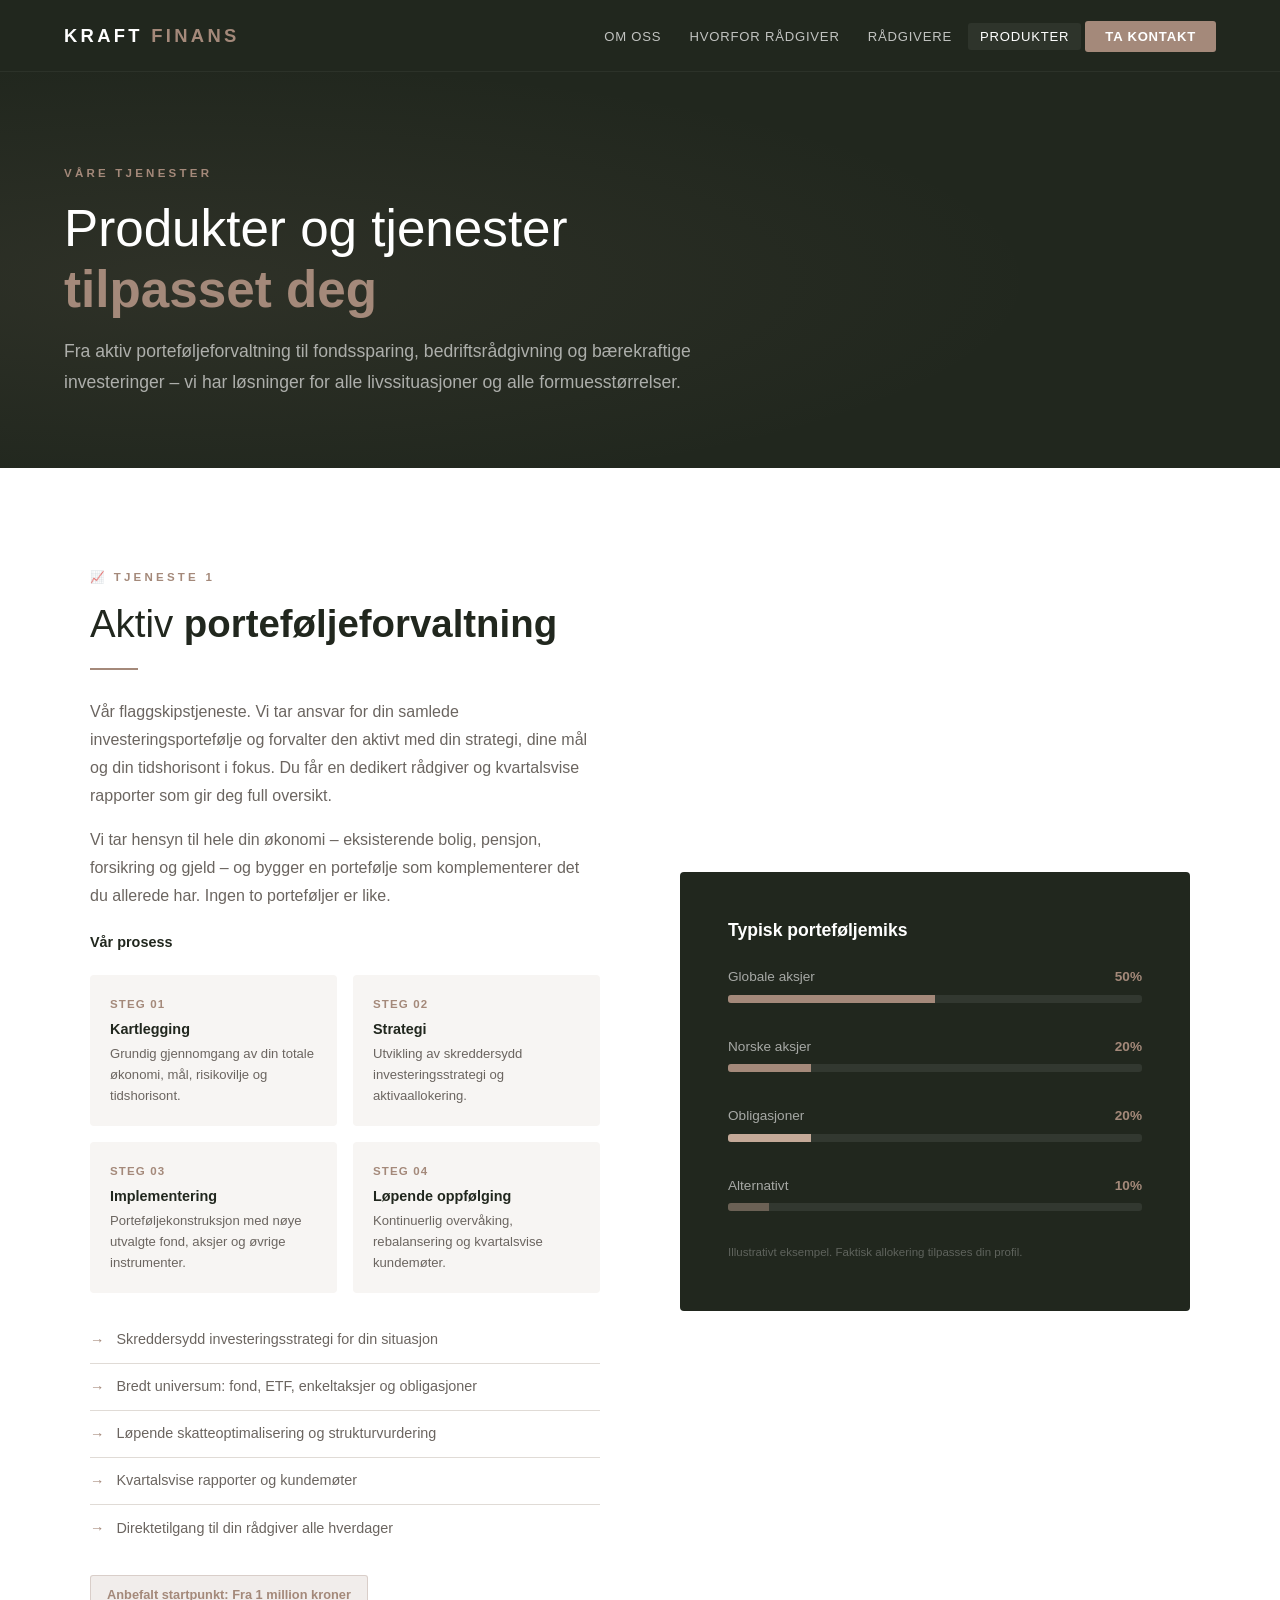
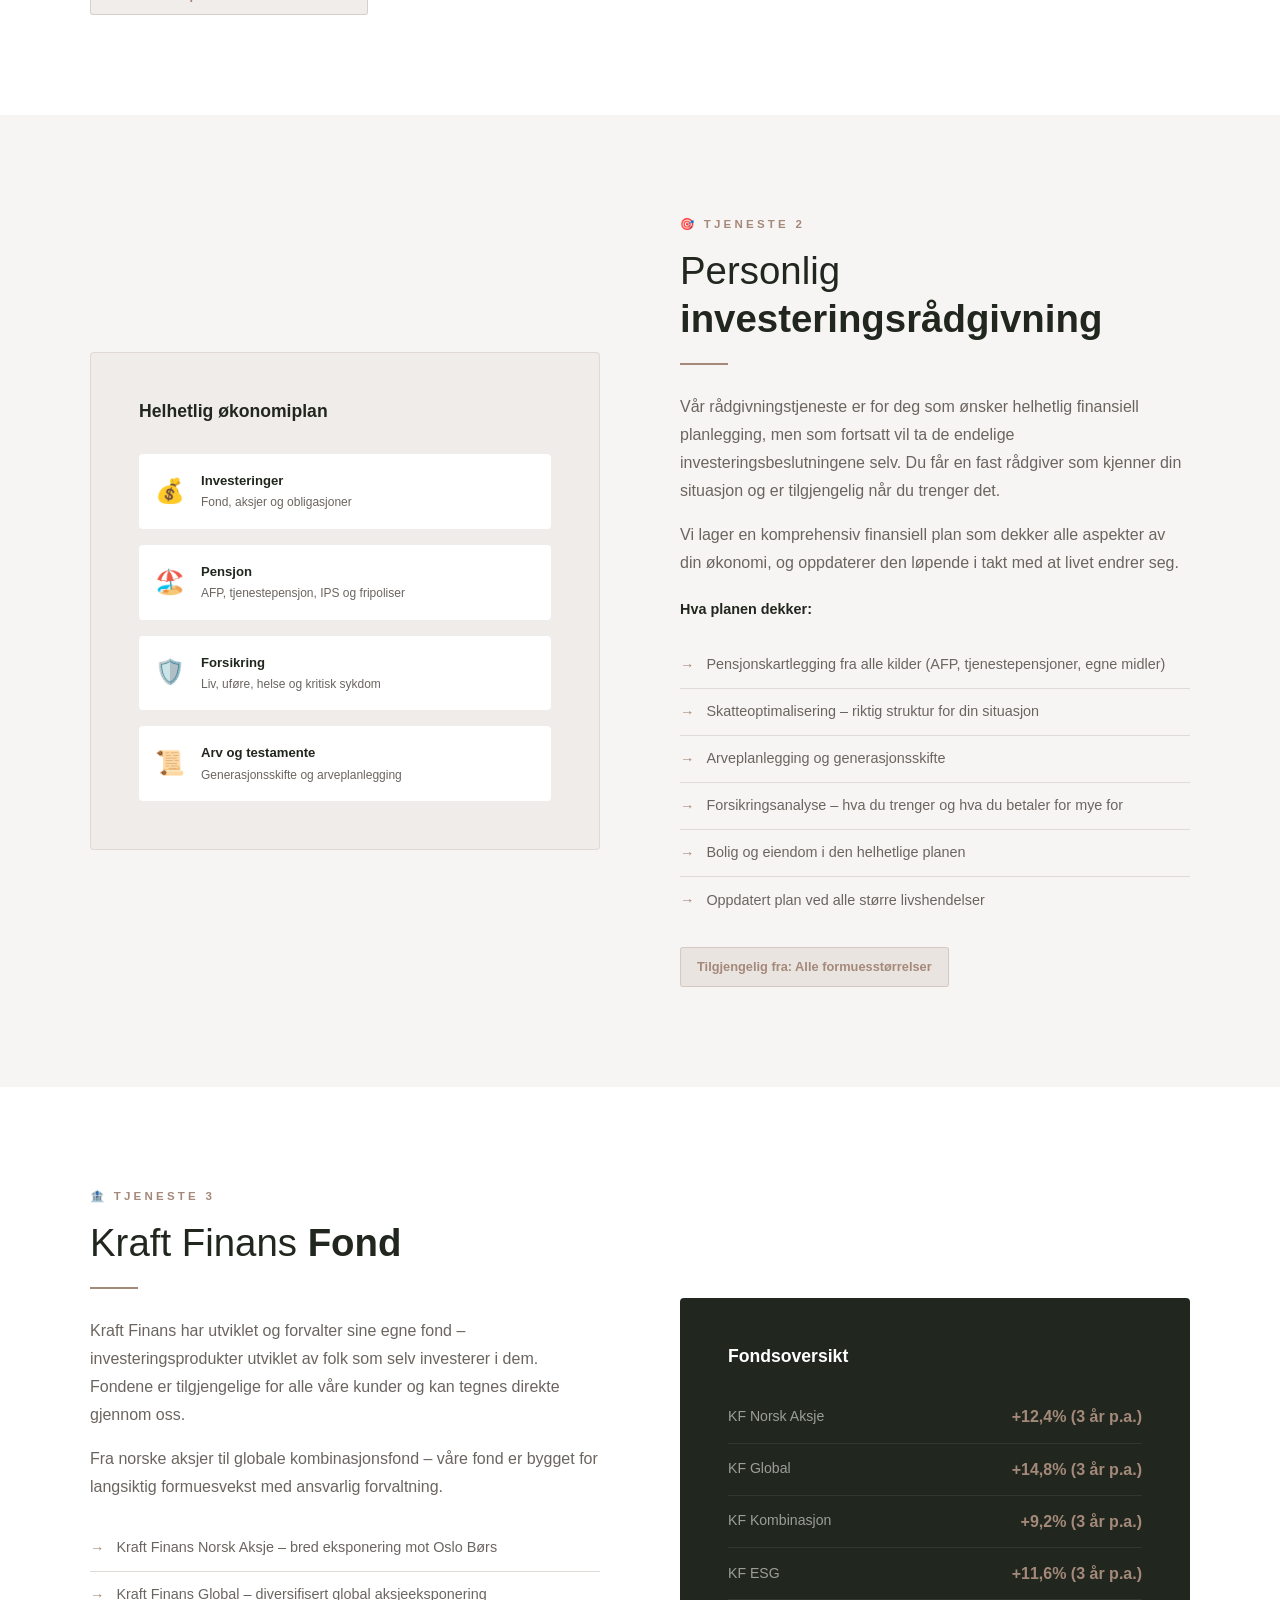
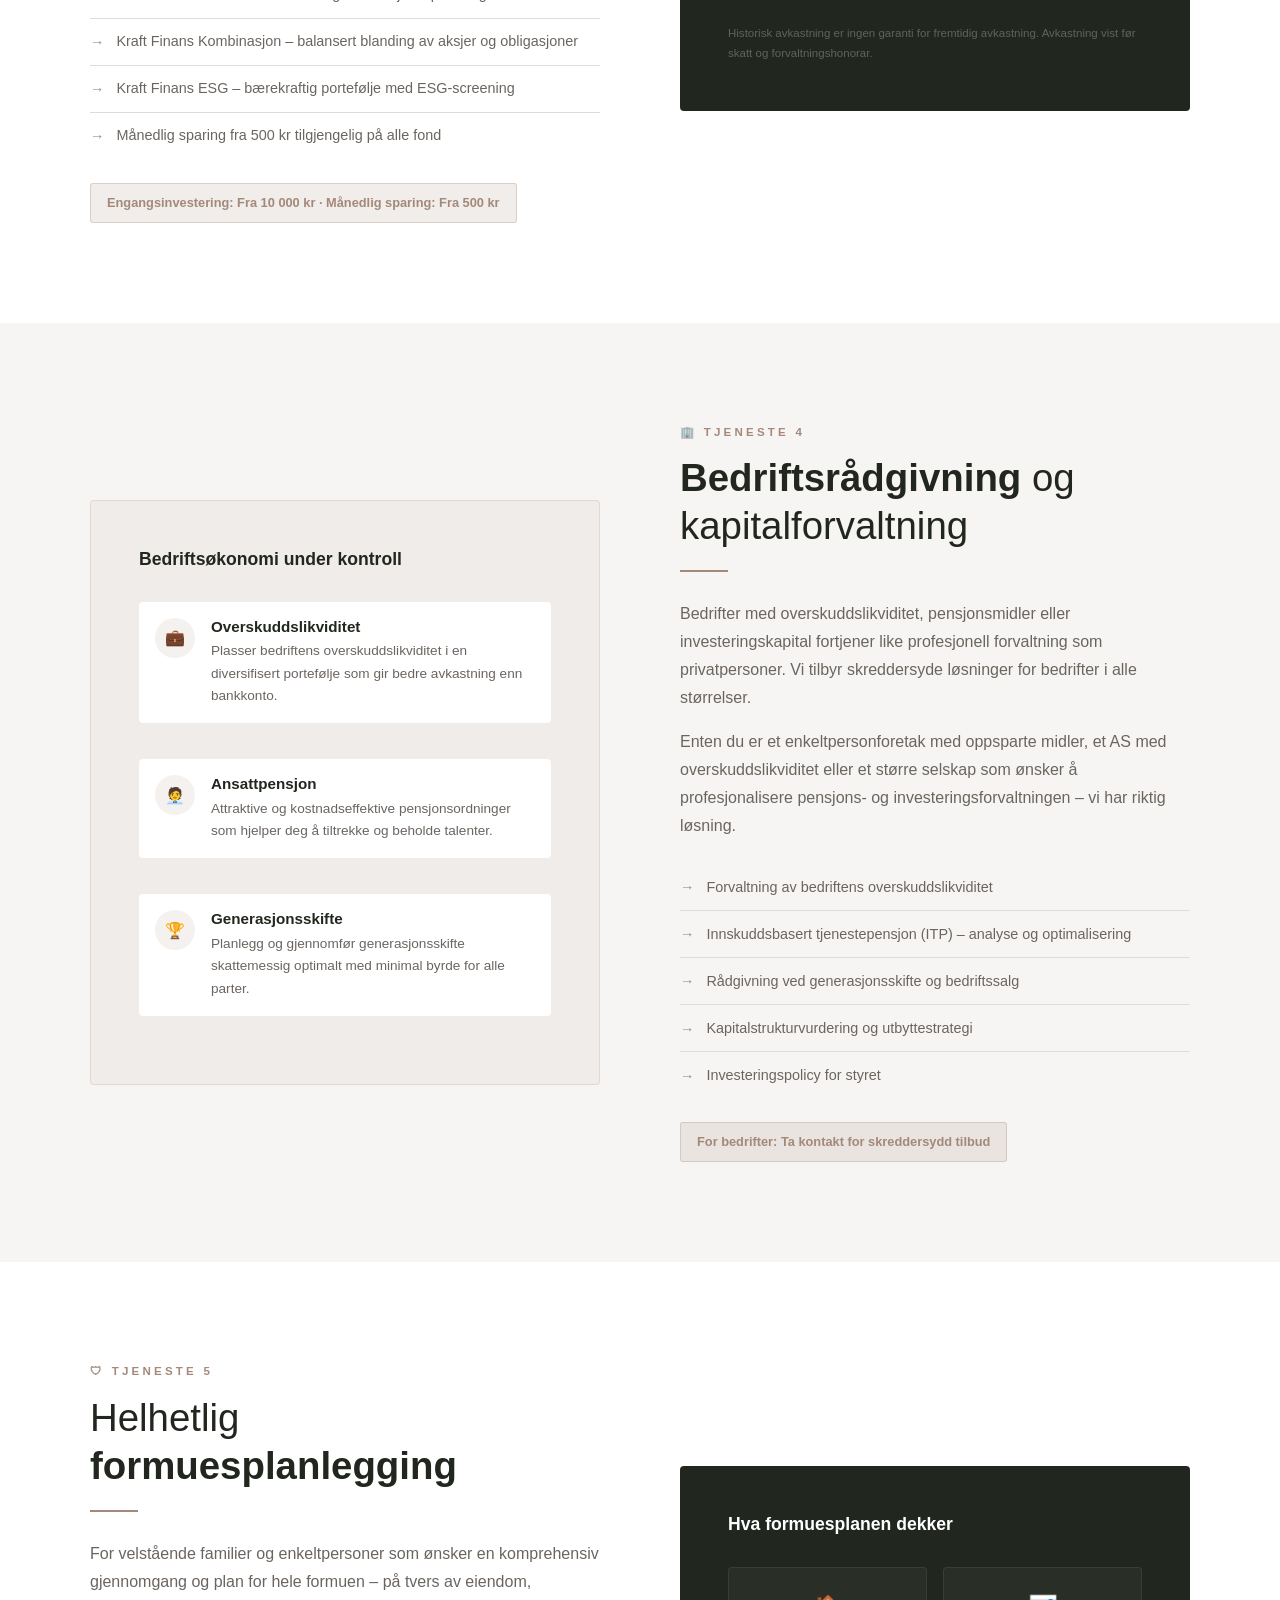
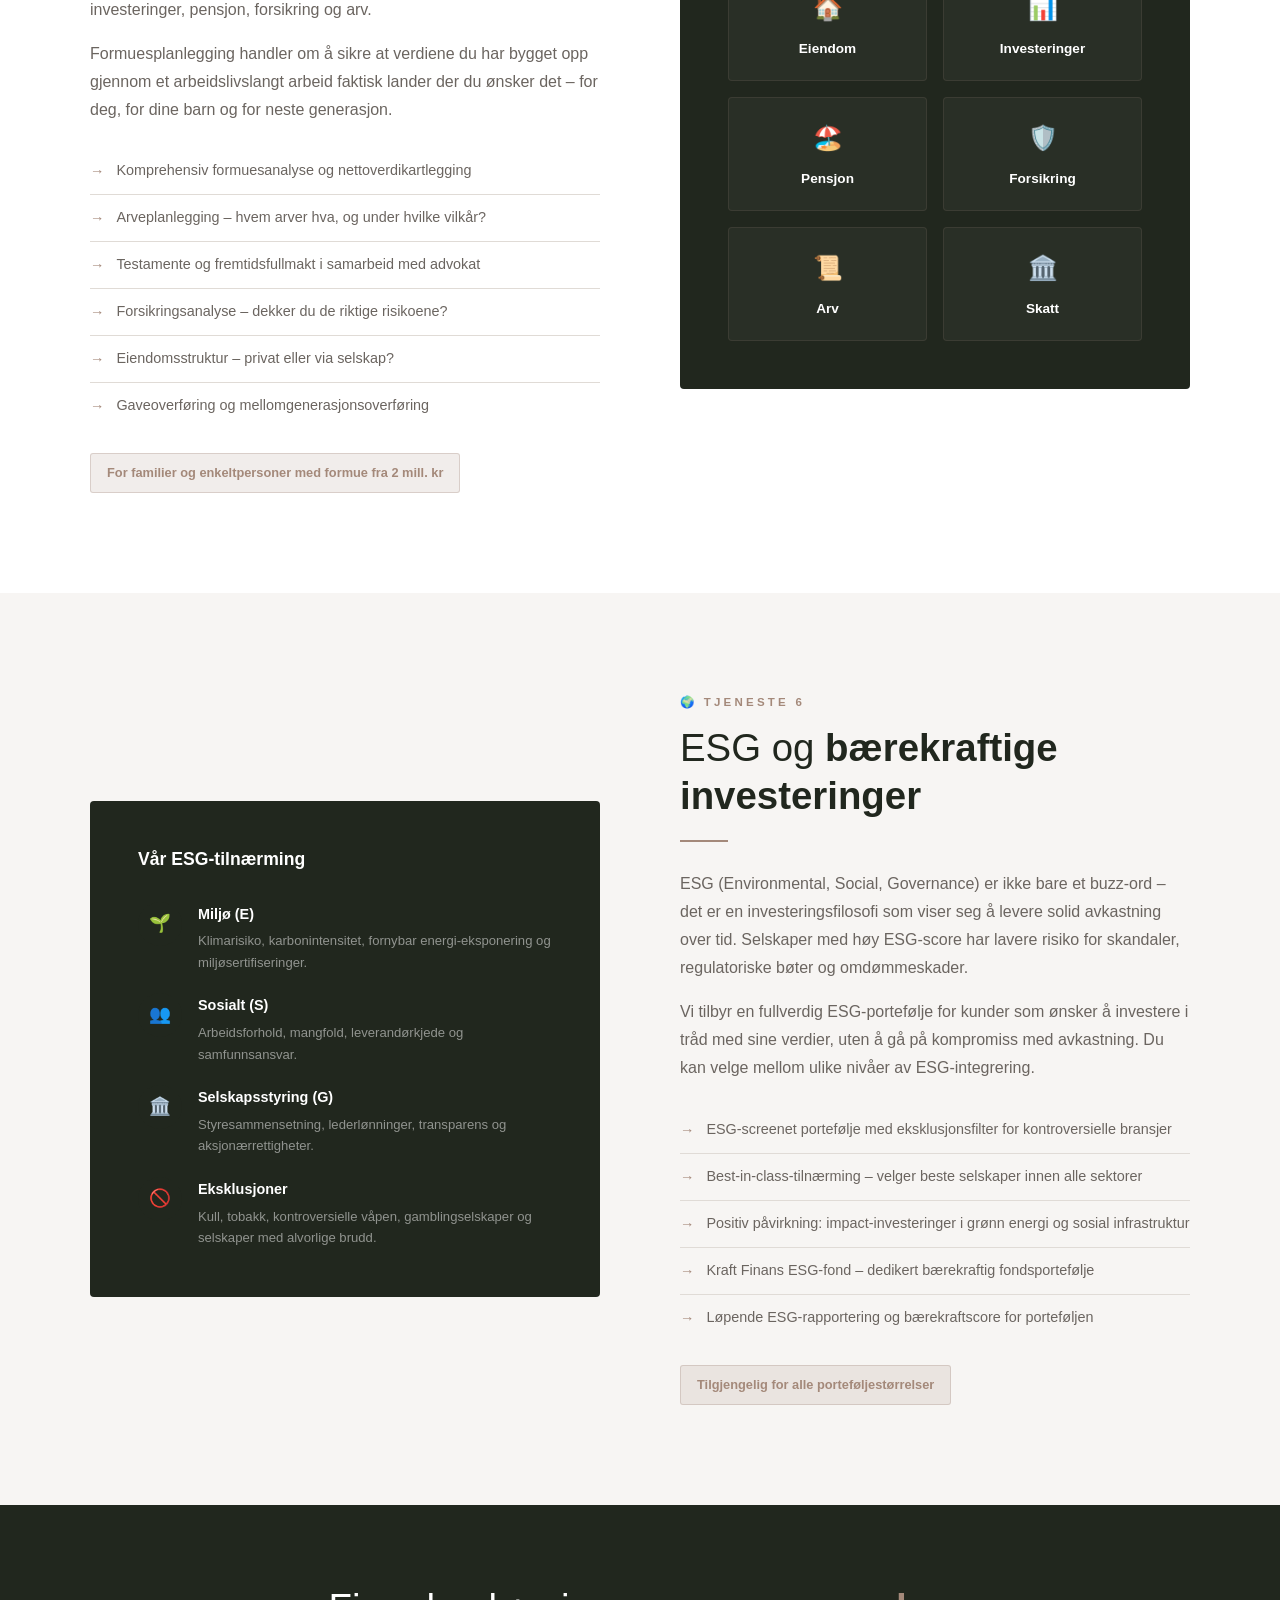
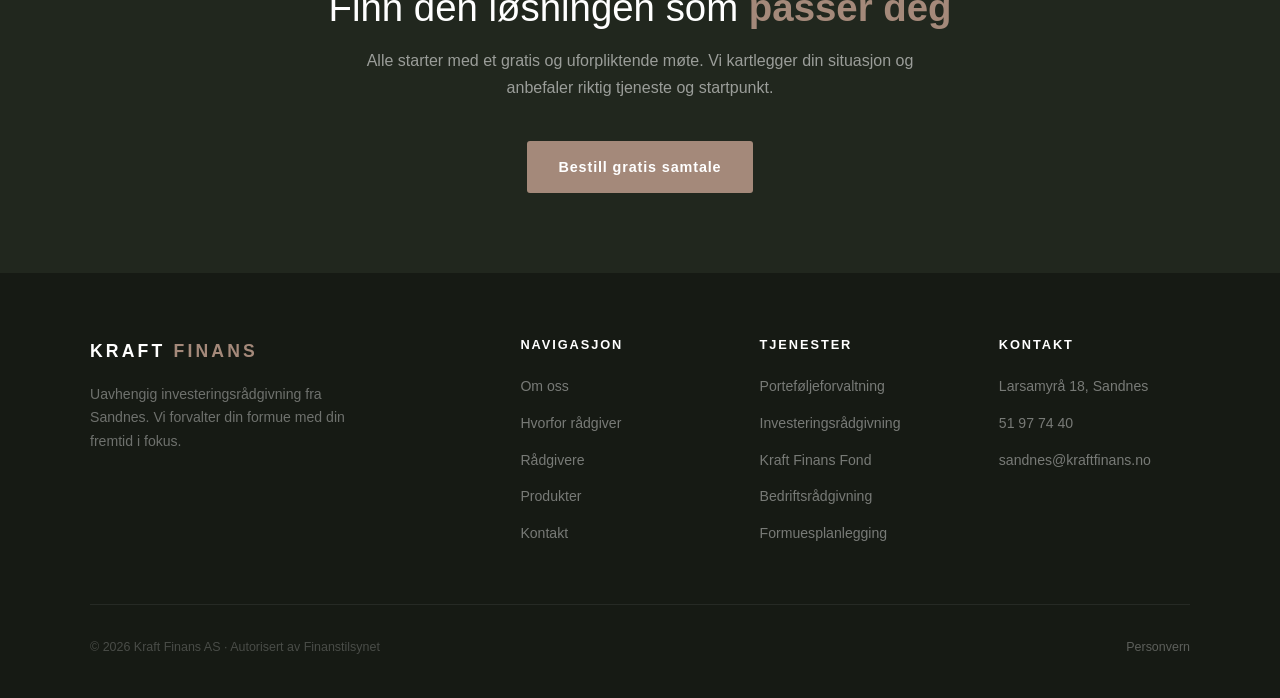
<file: produkter.html>
<!DOCTYPE html>
<html lang="no">
<head>
  <meta charset="UTF-8" />
  <meta name="viewport" content="width=device-width, initial-scale=1.0" />
  <title>Produkter og tjenester – Kraft Finans Sandnes</title>
  <link rel="stylesheet" href="style.css" />
  <style>
    .product-section { padding: 100px 5%; }
    .product-layout {
      display: grid;
      grid-template-columns: 1fr 1fr;
      gap: 5rem;
      align-items: center;
      max-width: 1100px;
      margin: 0 auto;
    }
    .product-layout.reverse { direction: rtl; }
    .product-layout.reverse > * { direction: ltr; }

    .product-label { font-size: 0.72rem; color: var(--accent); letter-spacing: 0.28em; text-transform: uppercase; font-weight: 600; margin-bottom: 0.75rem; display: block; }
    .product-title { font-size: clamp(1.6rem, 3vw, 2.4rem); font-weight: 300; color: var(--dark); line-height: 1.25; margin-bottom: 1.25rem; }
    .product-title strong { font-weight: 700; }

    .feature-list { list-style: none; margin-top: 1.5rem; }
    .feature-list li {
      display: flex;
      align-items: flex-start;
      gap: 0.75rem;
      padding: 0.65rem 0;
      border-bottom: 1px solid var(--border);
      font-size: 0.9rem;
      color: var(--text-muted);
    }
    .feature-list li:last-child { border-bottom: none; }
    .feature-list li::before { content: '→'; color: var(--accent); font-weight: 700; flex-shrink: 0; margin-top: 0.05rem; }

    .process-steps {
      display: grid;
      grid-template-columns: 1fr 1fr;
      gap: 1rem;
      margin-top: 1.5rem;
    }
    .step {
      background: var(--light-bg);
      border-radius: 4px;
      padding: 1.25rem;
    }
    .step-num { font-size: 0.72rem; color: var(--accent); font-weight: 700; letter-spacing: 0.1em; margin-bottom: 0.4rem; text-transform: uppercase; }
    .step h4 { font-size: 0.9rem; font-weight: 700; color: var(--dark); margin-bottom: 0.3rem; }
    .step p { font-size: 0.82rem; color: var(--text-muted); line-height: 1.6; }

    .product-visual {
      background: var(--dark);
      border-radius: 4px;
      padding: 3rem;
      min-height: 380px;
      display: flex;
      flex-direction: column;
      justify-content: center;
    }
    .product-visual.accent-bg { background: rgba(164,137,122,0.08); border: 1px solid rgba(164,137,122,0.2); }
    .product-visual h3 { color: var(--white); font-size: 1.1rem; font-weight: 700; margin-bottom: 1.5rem; }
    .product-visual h3.dark { color: var(--dark); }

    .fund-stat { display: flex; justify-content: space-between; align-items: center; padding: 0.75rem 0; border-bottom: 1px solid rgba(255,255,255,0.07); }
    .fund-stat:last-child { border-bottom: none; }
    .fund-stat-label { color: rgba(255,255,255,0.55); font-size: 0.88rem; }
    .fund-stat-value { color: var(--accent); font-weight: 700; font-size: 1rem; }

    .dark-feature { display: flex; gap: 1rem; margin-bottom: 1.25rem; }
    .dark-feature .icon-circle { flex-shrink: 0; }
    .dark-feature div h4 { color: var(--white); font-size: 0.95rem; font-weight: 700; margin-bottom: 0.25rem; }
    .dark-feature div p { color: rgba(255,255,255,0.55); font-size: 0.85rem; line-height: 1.65; }

    .min-badge {
      display: inline-block;
      background: rgba(164,137,122,0.15);
      border: 1px solid rgba(164,137,122,0.3);
      color: var(--accent);
      font-size: 0.8rem;
      padding: 0.5rem 1rem;
      border-radius: 3px;
      margin-top: 1.5rem;
      font-weight: 600;
    }

    .cta-band { background: var(--dark); padding: 80px 5%; text-align: center; }
    .cta-band h2 { color: var(--white); font-size: clamp(1.75rem, 3vw, 2.5rem); font-weight: 300; margin-bottom: 1rem; }
    .cta-band h2 strong { font-weight: 700; color: var(--accent); }
    .cta-band p { color: rgba(255,255,255,0.55); margin-bottom: 2.5rem; max-width: 560px; margin-left: auto; margin-right: auto; }

    @media (max-width: 768px) {
      .product-layout, .product-layout.reverse { grid-template-columns: 1fr; direction: ltr; }
      .process-steps { grid-template-columns: 1fr; }
    }
  </style>
</head>
<body>

<nav>
  <a class="nav-logo" href="index.html">KRAFT <span>FINANS</span></a>
  <ul class="nav-links" id="navLinks">
    <li><a href="om-oss.html">Om oss</a></li>
    <li><a href="hvorfor-radgiver.html">Hvorfor rådgiver</a></li>
    <li><a href="radgivere.html">Rådgivere</a></li>
    <li><a href="produkter.html" class="active">Produkter</a></li>
    <li><a href="kontakt.html" class="nav-cta">Ta kontakt</a></li>
  </ul>
  <div class="hamburger" onclick="toggleNav()"><span></span><span></span><span></span></div>
</nav>

<!-- PAGE HERO -->
<div class="page-hero">
  <div class="page-hero-content">
    <span class="section-label">Våre tjenester</span>
    <h1>Produkter og tjenester <strong>tilpasset deg</strong></h1>
    <p class="lead">Fra aktiv porteføljeforvaltning til fondssparing, bedriftsrådgivning og bærekraftige investeringer – vi har løsninger for alle livssituasjoner og alle formuesstørrelser.</p>
  </div>
</div>

<!-- PRODUCT 1: PORTEFØLJEFORVALTNING -->
<section class="product-section bg-white">
  <div class="product-layout">
    <div>
      <span class="product-label">📈 Tjeneste 1</span>
      <h2 class="product-title">Aktiv <strong>porteføljeforvaltning</strong></h2>
      <div class="section-divider"></div>
      <p style="color:var(--text-muted);margin-bottom:1rem;line-height:1.75;">
        Vår flaggskipstjeneste. Vi tar ansvar for din samlede investeringsportefølje og forvalter den aktivt med din strategi, dine mål og din tidshorisont i fokus. Du får en dedikert rådgiver og kvartalsvise rapporter som gir deg full oversikt.
      </p>
      <p style="color:var(--text-muted);margin-bottom:1.5rem;line-height:1.75;">
        Vi tar hensyn til hele din økonomi – eksisterende bolig, pensjon, forsikring og gjeld – og bygger en portefølje som komplementerer det du allerede har. Ingen to porteføljer er like.
      </p>
      <h4 style="font-size:0.9rem;font-weight:700;color:var(--dark);margin-bottom:1rem;">Vår prosess</h4>
      <div class="process-steps">
        <div class="step">
          <div class="step-num">Steg 01</div>
          <h4>Kartlegging</h4>
          <p>Grundig gjennomgang av din totale økonomi, mål, risikovilje og tidshorisont.</p>
        </div>
        <div class="step">
          <div class="step-num">Steg 02</div>
          <h4>Strategi</h4>
          <p>Utvikling av skreddersydd investeringsstrategi og aktivaallokering.</p>
        </div>
        <div class="step">
          <div class="step-num">Steg 03</div>
          <h4>Implementering</h4>
          <p>Porteføljekonstruksjon med nøye utvalgte fond, aksjer og øvrige instrumenter.</p>
        </div>
        <div class="step">
          <div class="step-num">Steg 04</div>
          <h4>Løpende oppfølging</h4>
          <p>Kontinuerlig overvåking, rebalansering og kvartalsvise kundemøter.</p>
        </div>
      </div>
      <ul class="feature-list" style="margin-top:1.5rem;">
        <li>Skreddersydd investeringsstrategi for din situasjon</li>
        <li>Bredt universum: fond, ETF, enkeltaksjer og obligasjoner</li>
        <li>Løpende skatteoptimalisering og strukturvurdering</li>
        <li>Kvartalsvise rapporter og kundemøter</li>
        <li>Direktetilgang til din rådgiver alle hverdager</li>
      </ul>
      <span class="min-badge">Anbefalt startpunkt: Fra 1 million kroner</span>
    </div>
    <div class="product-visual">
      <h3>Typisk porteføljemiks</h3>
      <div style="margin-bottom:2rem;">
        <div style="display:flex;justify-content:space-between;margin-bottom:0.4rem;">
          <span style="color:rgba(255,255,255,0.6);font-size:0.85rem;">Globale aksjer</span>
          <span style="color:var(--accent);font-size:0.85rem;font-weight:700;">50%</span>
        </div>
        <div style="background:rgba(255,255,255,0.08);border-radius:3px;height:8px;overflow:hidden;">
          <div style="width:50%;height:100%;background:var(--accent);"></div>
        </div>
      </div>
      <div style="margin-bottom:2rem;">
        <div style="display:flex;justify-content:space-between;margin-bottom:0.4rem;">
          <span style="color:rgba(255,255,255,0.6);font-size:0.85rem;">Norske aksjer</span>
          <span style="color:var(--accent);font-size:0.85rem;font-weight:700;">20%</span>
        </div>
        <div style="background:rgba(255,255,255,0.08);border-radius:3px;height:8px;overflow:hidden;">
          <div style="width:20%;height:100%;background:var(--accent);"></div>
        </div>
      </div>
      <div style="margin-bottom:2rem;">
        <div style="display:flex;justify-content:space-between;margin-bottom:0.4rem;">
          <span style="color:rgba(255,255,255,0.6);font-size:0.85rem;">Obligasjoner</span>
          <span style="color:var(--accent);font-size:0.85rem;font-weight:700;">20%</span>
        </div>
        <div style="background:rgba(255,255,255,0.08);border-radius:3px;height:8px;overflow:hidden;">
          <div style="width:20%;height:100%;background:var(--accent-light);"></div>
        </div>
      </div>
      <div>
        <div style="display:flex;justify-content:space-between;margin-bottom:0.4rem;">
          <span style="color:rgba(255,255,255,0.6);font-size:0.85rem;">Alternativt</span>
          <span style="color:var(--accent);font-size:0.85rem;font-weight:700;">10%</span>
        </div>
        <div style="background:rgba(255,255,255,0.08);border-radius:3px;height:8px;overflow:hidden;">
          <div style="width:10%;height:100%;background:rgba(164,137,122,0.5);"></div>
        </div>
      </div>
      <p style="color:rgba(255,255,255,0.28);font-size:0.72rem;margin-top:2rem;">Illustrativt eksempel. Faktisk allokering tilpasses din profil.</p>
    </div>
  </div>
</section>

<!-- PRODUCT 2: INVESTERINGSRÅDGIVNING -->
<section class="product-section bg-light">
  <div class="product-layout reverse">
    <div>
      <span class="product-label">🎯 Tjeneste 2</span>
      <h2 class="product-title">Personlig <strong>investeringsrådgivning</strong></h2>
      <div class="section-divider"></div>
      <p style="color:var(--text-muted);margin-bottom:1rem;line-height:1.75;">
        Vår rådgivningstjeneste er for deg som ønsker helhetlig finansiell planlegging, men som fortsatt vil ta de endelige investeringsbeslutningene selv. Du får en fast rådgiver som kjenner din situasjon og er tilgjengelig når du trenger det.
      </p>
      <p style="color:var(--text-muted);margin-bottom:1.5rem;line-height:1.75;">
        Vi lager en komprehensiv finansiell plan som dekker alle aspekter av din økonomi, og oppdaterer den løpende i takt med at livet endrer seg.
      </p>
      <h4 style="font-size:0.9rem;font-weight:700;color:var(--dark);margin-bottom:0.75rem;">Hva planen dekker:</h4>
      <ul class="feature-list">
        <li>Pensjonskartlegging fra alle kilder (AFP, tjenestepensjoner, egne midler)</li>
        <li>Skatteoptimalisering – riktig struktur for din situasjon</li>
        <li>Arveplanlegging og generasjonsskifte</li>
        <li>Forsikringsanalyse – hva du trenger og hva du betaler for mye for</li>
        <li>Bolig og eiendom i den helhetlige planen</li>
        <li>Oppdatert plan ved alle større livshendelser</li>
      </ul>
      <span class="min-badge">Tilgjengelig fra: Alle formuesstørrelser</span>
    </div>
    <div class="product-visual accent-bg">
      <h3 class="dark" style="color:var(--dark);">Helhetlig økonomiplan</h3>
      <div style="display:flex;flex-direction:column;gap:1rem;margin-top:0.5rem;">
        <div style="display:flex;align-items:center;gap:1rem;padding:1rem;background:var(--white);border-radius:4px;">
          <span style="font-size:1.5rem;">💰</span>
          <div>
            <div style="font-size:0.82rem;font-weight:700;color:var(--dark);">Investeringer</div>
            <div style="font-size:0.75rem;color:var(--text-muted);">Fond, aksjer og obligasjoner</div>
          </div>
        </div>
        <div style="display:flex;align-items:center;gap:1rem;padding:1rem;background:var(--white);border-radius:4px;">
          <span style="font-size:1.5rem;">🏖️</span>
          <div>
            <div style="font-size:0.82rem;font-weight:700;color:var(--dark);">Pensjon</div>
            <div style="font-size:0.75rem;color:var(--text-muted);">AFP, tjenestepensjon, IPS og fripoliser</div>
          </div>
        </div>
        <div style="display:flex;align-items:center;gap:1rem;padding:1rem;background:var(--white);border-radius:4px;">
          <span style="font-size:1.5rem;">🛡️</span>
          <div>
            <div style="font-size:0.82rem;font-weight:700;color:var(--dark);">Forsikring</div>
            <div style="font-size:0.75rem;color:var(--text-muted);">Liv, uføre, helse og kritisk sykdom</div>
          </div>
        </div>
        <div style="display:flex;align-items:center;gap:1rem;padding:1rem;background:var(--white);border-radius:4px;">
          <span style="font-size:1.5rem;">📜</span>
          <div>
            <div style="font-size:0.82rem;font-weight:700;color:var(--dark);">Arv og testamente</div>
            <div style="font-size:0.75rem;color:var(--text-muted);">Generasjonsskifte og arveplanlegging</div>
          </div>
        </div>
      </div>
    </div>
  </div>
</section>

<!-- PRODUCT 3: KRAFT FINANS FOND -->
<section class="product-section bg-white">
  <div class="product-layout">
    <div>
      <span class="product-label">🏦 Tjeneste 3</span>
      <h2 class="product-title">Kraft Finans <strong>Fond</strong></h2>
      <div class="section-divider"></div>
      <p style="color:var(--text-muted);margin-bottom:1rem;line-height:1.75;">
        Kraft Finans har utviklet og forvalter sine egne fond – investeringsprodukter utviklet av folk som selv investerer i dem. Fondene er tilgjengelige for alle våre kunder og kan tegnes direkte gjennom oss.
      </p>
      <p style="color:var(--text-muted);margin-bottom:1.5rem;line-height:1.75;">
        Fra norske aksjer til globale kombinasjonsfond – våre fond er bygget for langsiktig formuesvekst med ansvarlig forvaltning.
      </p>
      <ul class="feature-list">
        <li>Kraft Finans Norsk Aksje – bred eksponering mot Oslo Børs</li>
        <li>Kraft Finans Global – diversifisert global aksjeeksponering</li>
        <li>Kraft Finans Kombinasjon – balansert blanding av aksjer og obligasjoner</li>
        <li>Kraft Finans ESG – bærekraftig portefølje med ESG-screening</li>
        <li>Månedlig sparing fra 500 kr tilgjengelig på alle fond</li>
      </ul>
      <span class="min-badge">Engangsinvestering: Fra 10 000 kr · Månedlig sparing: Fra 500 kr</span>
    </div>
    <div class="product-visual">
      <h3>Fondsoversikt</h3>
      <div class="fund-stat">
        <span class="fund-stat-label">KF Norsk Aksje</span>
        <span class="fund-stat-value">+12,4% (3 år p.a.)</span>
      </div>
      <div class="fund-stat">
        <span class="fund-stat-label">KF Global</span>
        <span class="fund-stat-value">+14,8% (3 år p.a.)</span>
      </div>
      <div class="fund-stat">
        <span class="fund-stat-label">KF Kombinasjon</span>
        <span class="fund-stat-value">+9,2% (3 år p.a.)</span>
      </div>
      <div class="fund-stat">
        <span class="fund-stat-label">KF ESG</span>
        <span class="fund-stat-value">+11,6% (3 år p.a.)</span>
      </div>
      <p style="color:rgba(255,255,255,0.28);font-size:0.72rem;margin-top:1.5rem;">Historisk avkastning er ingen garanti for fremtidig avkastning. Avkastning vist før skatt og forvaltningshonorar.</p>
    </div>
  </div>
</section>

<!-- PRODUCT 4: BEDRIFTSRÅDGIVNING -->
<section class="product-section bg-light">
  <div class="product-layout reverse">
    <div>
      <span class="product-label">🏢 Tjeneste 4</span>
      <h2 class="product-title"><strong>Bedriftsrådgivning</strong> og kapitalforvaltning</h2>
      <div class="section-divider"></div>
      <p style="color:var(--text-muted);margin-bottom:1rem;line-height:1.75;">
        Bedrifter med overskuddslikviditet, pensjonsmidler eller investeringskapital fortjener like profesjonell forvaltning som privatpersoner. Vi tilbyr skreddersyde løsninger for bedrifter i alle størrelser.
      </p>
      <p style="color:var(--text-muted);margin-bottom:1.5rem;line-height:1.75;">
        Enten du er et enkeltpersonforetak med oppsparte midler, et AS med overskuddslikviditet eller et større selskap som ønsker å profesjonalisere pensjons- og investeringsforvaltningen – vi har riktig løsning.
      </p>
      <ul class="feature-list">
        <li>Forvaltning av bedriftens overskuddslikviditet</li>
        <li>Innskuddsbasert tjenestepensjon (ITP) – analyse og optimalisering</li>
        <li>Rådgivning ved generasjonsskifte og bedriftssalg</li>
        <li>Kapitalstrukturvurdering og utbyttestrategi</li>
        <li>Investeringspolicy for styret</li>
      </ul>
      <span class="min-badge">For bedrifter: Ta kontakt for skreddersydd tilbud</span>
    </div>
    <div class="product-visual accent-bg">
      <h3 class="dark" style="color:var(--dark);">Bedriftsøkonomi under kontroll</h3>
      <div style="display:flex;flex-direction:column;gap:1rem;margin-top:0.5rem;">
        <div class="dark-feature" style="padding:1rem;background:var(--white);border-radius:4px;">
          <div class="icon-circle light" style="width:40px;height:40px;font-size:1rem;">💼</div>
          <div>
            <h4 style="color:var(--dark) !important;">Overskuddslikviditet</h4>
            <p style="color:var(--text-muted) !important;">Plasser bedriftens overskuddslikviditet i en diversifisert portefølje som gir bedre avkastning enn bankkonto.</p>
          </div>
        </div>
        <div class="dark-feature" style="padding:1rem;background:var(--white);border-radius:4px;">
          <div class="icon-circle light" style="width:40px;height:40px;font-size:1rem;">🧑‍💼</div>
          <div>
            <h4 style="color:var(--dark) !important;">Ansattpensjon</h4>
            <p style="color:var(--text-muted) !important;">Attraktive og kostnadseffektive pensjonsordninger som hjelper deg å tiltrekke og beholde talenter.</p>
          </div>
        </div>
        <div class="dark-feature" style="padding:1rem;background:var(--white);border-radius:4px;">
          <div class="icon-circle light" style="width:40px;height:40px;font-size:1rem;">🏆</div>
          <div>
            <h4 style="color:var(--dark) !important;">Generasjonsskifte</h4>
            <p style="color:var(--text-muted) !important;">Planlegg og gjennomfør generasjonsskifte skattemessig optimalt med minimal byrde for alle parter.</p>
          </div>
        </div>
      </div>
    </div>
  </div>
</section>

<!-- PRODUCT 5: FORMUESPLANLEGGING -->
<section class="product-section bg-white">
  <div class="product-layout">
    <div>
      <span class="product-label">🛡 Tjeneste 5</span>
      <h2 class="product-title">Helhetlig <strong>formuesplanlegging</strong></h2>
      <div class="section-divider"></div>
      <p style="color:var(--text-muted);margin-bottom:1rem;line-height:1.75;">
        For velstående familier og enkeltpersoner som ønsker en komprehensiv gjennomgang og plan for hele formuen – på tvers av eiendom, investeringer, pensjon, forsikring og arv.
      </p>
      <p style="color:var(--text-muted);margin-bottom:1.5rem;line-height:1.75;">
        Formuesplanlegging handler om å sikre at verdiene du har bygget opp gjennom et arbeidslivslangt arbeid faktisk lander der du ønsker det – for deg, for dine barn og for neste generasjon.
      </p>
      <ul class="feature-list">
        <li>Komprehensiv formuesanalyse og nettoverdikartlegging</li>
        <li>Arveplanlegging – hvem arver hva, og under hvilke vilkår?</li>
        <li>Testamente og fremtidsfullmakt i samarbeid med advokat</li>
        <li>Forsikringsanalyse – dekker du de riktige risikoene?</li>
        <li>Eiendomsstruktur – privat eller via selskap?</li>
        <li>Gaveoverføring og mellomgenerasjonsoverføring</li>
      </ul>
      <span class="min-badge">For familier og enkeltpersoner med formue fra 2 mill. kr</span>
    </div>
    <div class="product-visual">
      <h3>Hva formuesplanen dekker</h3>
      <div style="display:grid;grid-template-columns:1fr 1fr;gap:1rem;margin-top:0.5rem;">
        <div style="text-align:center;padding:1.25rem;background:rgba(255,255,255,0.04);border-radius:4px;border:1px solid rgba(164,137,122,0.15);">
          <div style="font-size:1.5rem;margin-bottom:0.5rem;">🏠</div>
          <div style="color:var(--white);font-size:0.85rem;font-weight:600;">Eiendom</div>
        </div>
        <div style="text-align:center;padding:1.25rem;background:rgba(255,255,255,0.04);border-radius:4px;border:1px solid rgba(164,137,122,0.15);">
          <div style="font-size:1.5rem;margin-bottom:0.5rem;">📊</div>
          <div style="color:var(--white);font-size:0.85rem;font-weight:600;">Investeringer</div>
        </div>
        <div style="text-align:center;padding:1.25rem;background:rgba(255,255,255,0.04);border-radius:4px;border:1px solid rgba(164,137,122,0.15);">
          <div style="font-size:1.5rem;margin-bottom:0.5rem;">🏖️</div>
          <div style="color:var(--white);font-size:0.85rem;font-weight:600;">Pensjon</div>
        </div>
        <div style="text-align:center;padding:1.25rem;background:rgba(255,255,255,0.04);border-radius:4px;border:1px solid rgba(164,137,122,0.15);">
          <div style="font-size:1.5rem;margin-bottom:0.5rem;">🛡️</div>
          <div style="color:var(--white);font-size:0.85rem;font-weight:600;">Forsikring</div>
        </div>
        <div style="text-align:center;padding:1.25rem;background:rgba(255,255,255,0.04);border-radius:4px;border:1px solid rgba(164,137,122,0.15);">
          <div style="font-size:1.5rem;margin-bottom:0.5rem;">📜</div>
          <div style="color:var(--white);font-size:0.85rem;font-weight:600;">Arv</div>
        </div>
        <div style="text-align:center;padding:1.25rem;background:rgba(255,255,255,0.04);border-radius:4px;border:1px solid rgba(164,137,122,0.15);">
          <div style="font-size:1.5rem;margin-bottom:0.5rem;">🏛️</div>
          <div style="color:var(--white);font-size:0.85rem;font-weight:600;">Skatt</div>
        </div>
      </div>
    </div>
  </div>
</section>

<!-- PRODUCT 6: ESG -->
<section class="product-section bg-light">
  <div class="product-layout reverse">
    <div>
      <span class="product-label">🌍 Tjeneste 6</span>
      <h2 class="product-title">ESG og <strong>bærekraftige investeringer</strong></h2>
      <div class="section-divider"></div>
      <p style="color:var(--text-muted);margin-bottom:1rem;line-height:1.75;">
        ESG (Environmental, Social, Governance) er ikke bare et buzz-ord – det er en investeringsfilosofi som viser seg å levere solid avkastning over tid. Selskaper med høy ESG-score har lavere risiko for skandaler, regulatoriske bøter og omdømmeskader.
      </p>
      <p style="color:var(--text-muted);margin-bottom:1.5rem;line-height:1.75;">
        Vi tilbyr en fullverdig ESG-portefølje for kunder som ønsker å investere i tråd med sine verdier, uten å gå på kompromiss med avkastning. Du kan velge mellom ulike nivåer av ESG-integrering.
      </p>
      <ul class="feature-list">
        <li>ESG-screenet portefølje med eksklusjonsfilter for kontroversielle bransjer</li>
        <li>Best-in-class-tilnærming – velger beste selskaper innen alle sektorer</li>
        <li>Positiv påvirkning: impact-investeringer i grønn energi og sosial infrastruktur</li>
        <li>Kraft Finans ESG-fond – dedikert bærekraftig fondsportefølje</li>
        <li>Løpende ESG-rapportering og bærekraftscore for porteføljen</li>
      </ul>
      <span class="min-badge">Tilgjengelig for alle porteføljestørrelser</span>
    </div>
    <div class="product-visual" style="background:var(--dark);">
      <h3>Vår ESG-tilnærming</h3>
      <div style="display:flex;flex-direction:column;gap:1.25rem;margin-top:0.5rem;">
        <div style="display:flex;gap:1rem;align-items:flex-start;">
          <div class="icon-circle" style="width:44px;height:44px;font-size:1.1rem;flex-shrink:0;">🌱</div>
          <div>
            <div style="color:var(--white);font-size:0.9rem;font-weight:700;margin-bottom:0.25rem;">Miljø (E)</div>
            <div style="color:rgba(255,255,255,0.5);font-size:0.82rem;line-height:1.65;">Klimarisiko, karbonintensitet, fornybar energi-eksponering og miljøsertifiseringer.</div>
          </div>
        </div>
        <div style="display:flex;gap:1rem;align-items:flex-start;">
          <div class="icon-circle" style="width:44px;height:44px;font-size:1.1rem;flex-shrink:0;">👥</div>
          <div>
            <div style="color:var(--white);font-size:0.9rem;font-weight:700;margin-bottom:0.25rem;">Sosialt (S)</div>
            <div style="color:rgba(255,255,255,0.5);font-size:0.82rem;line-height:1.65;">Arbeidsforhold, mangfold, leverandørkjede og samfunnsansvar.</div>
          </div>
        </div>
        <div style="display:flex;gap:1rem;align-items:flex-start;">
          <div class="icon-circle" style="width:44px;height:44px;font-size:1.1rem;flex-shrink:0;">🏛️</div>
          <div>
            <div style="color:var(--white);font-size:0.9rem;font-weight:700;margin-bottom:0.25rem;">Selskapsstyring (G)</div>
            <div style="color:rgba(255,255,255,0.5);font-size:0.82rem;line-height:1.65;">Styresammensetning, lederlønninger, transparens og aksjonærrettigheter.</div>
          </div>
        </div>
        <div style="display:flex;gap:1rem;align-items:flex-start;">
          <div class="icon-circle" style="width:44px;height:44px;font-size:1.1rem;flex-shrink:0;">🚫</div>
          <div>
            <div style="color:var(--white);font-size:0.9rem;font-weight:700;margin-bottom:0.25rem;">Eksklusjoner</div>
            <div style="color:rgba(255,255,255,0.5);font-size:0.82rem;line-height:1.65;">Kull, tobakk, kontroversielle våpen, gamblingselskaper og selskaper med alvorlige brudd.</div>
          </div>
        </div>
      </div>
    </div>
  </div>
</section>

<!-- CTA -->
<div class="cta-band">
  <h2>Finn den løsningen som <strong>passer deg</strong></h2>
  <p>Alle starter med et gratis og uforpliktende møte. Vi kartlegger din situasjon og anbefaler riktig tjeneste og startpunkt.</p>
  <a href="kontakt.html" class="btn btn-primary">Bestill gratis samtale</a>
</div>

<footer>
  <div class="footer-grid">
    <div class="footer-brand"><a class="nav-logo" href="index.html">KRAFT <span>FINANS</span></a><p style="margin-top:1rem;color:rgba(255,255,255,0.38);font-size:0.88rem;">Uavhengig investeringsrådgivning fra Sandnes. Vi forvalter din formue med din fremtid i fokus.</p></div>
    <div class="footer-col"><h4>Navigasjon</h4><ul><li><a href="om-oss.html">Om oss</a></li><li><a href="hvorfor-radgiver.html">Hvorfor rådgiver</a></li><li><a href="radgivere.html">Rådgivere</a></li><li><a href="produkter.html">Produkter</a></li><li><a href="kontakt.html">Kontakt</a></li></ul></div>
    <div class="footer-col"><h4>Tjenester</h4><ul><li><a href="produkter.html">Porteføljeforvaltning</a></li><li><a href="produkter.html">Investeringsrådgivning</a></li><li><a href="produkter.html">Kraft Finans Fond</a></li><li><a href="produkter.html">Bedriftsrådgivning</a></li><li><a href="produkter.html">Formuesplanlegging</a></li></ul></div>
    <div class="footer-col"><h4>Kontakt</h4><ul><li><a href="#">Larsamyrå 18, Sandnes</a></li><li><a href="tel:+4751977440">51 97 74 40</a></li><li><a href="mailto:sandnes@kraftfinans.no">sandnes@kraftfinans.no</a></li></ul></div>
  </div>
  <div class="footer-bottom"><p>© 2026 Kraft Finans AS · Autorisert av Finanstilsynet</p><p><a href="#" style="color:rgba(255,255,255,0.3);text-decoration:none;">Personvern</a></p></div>
</footer>

<script>function toggleNav(){document.getElementById('navLinks').classList.toggle('open');}</script>
</body>
</html>
</file>
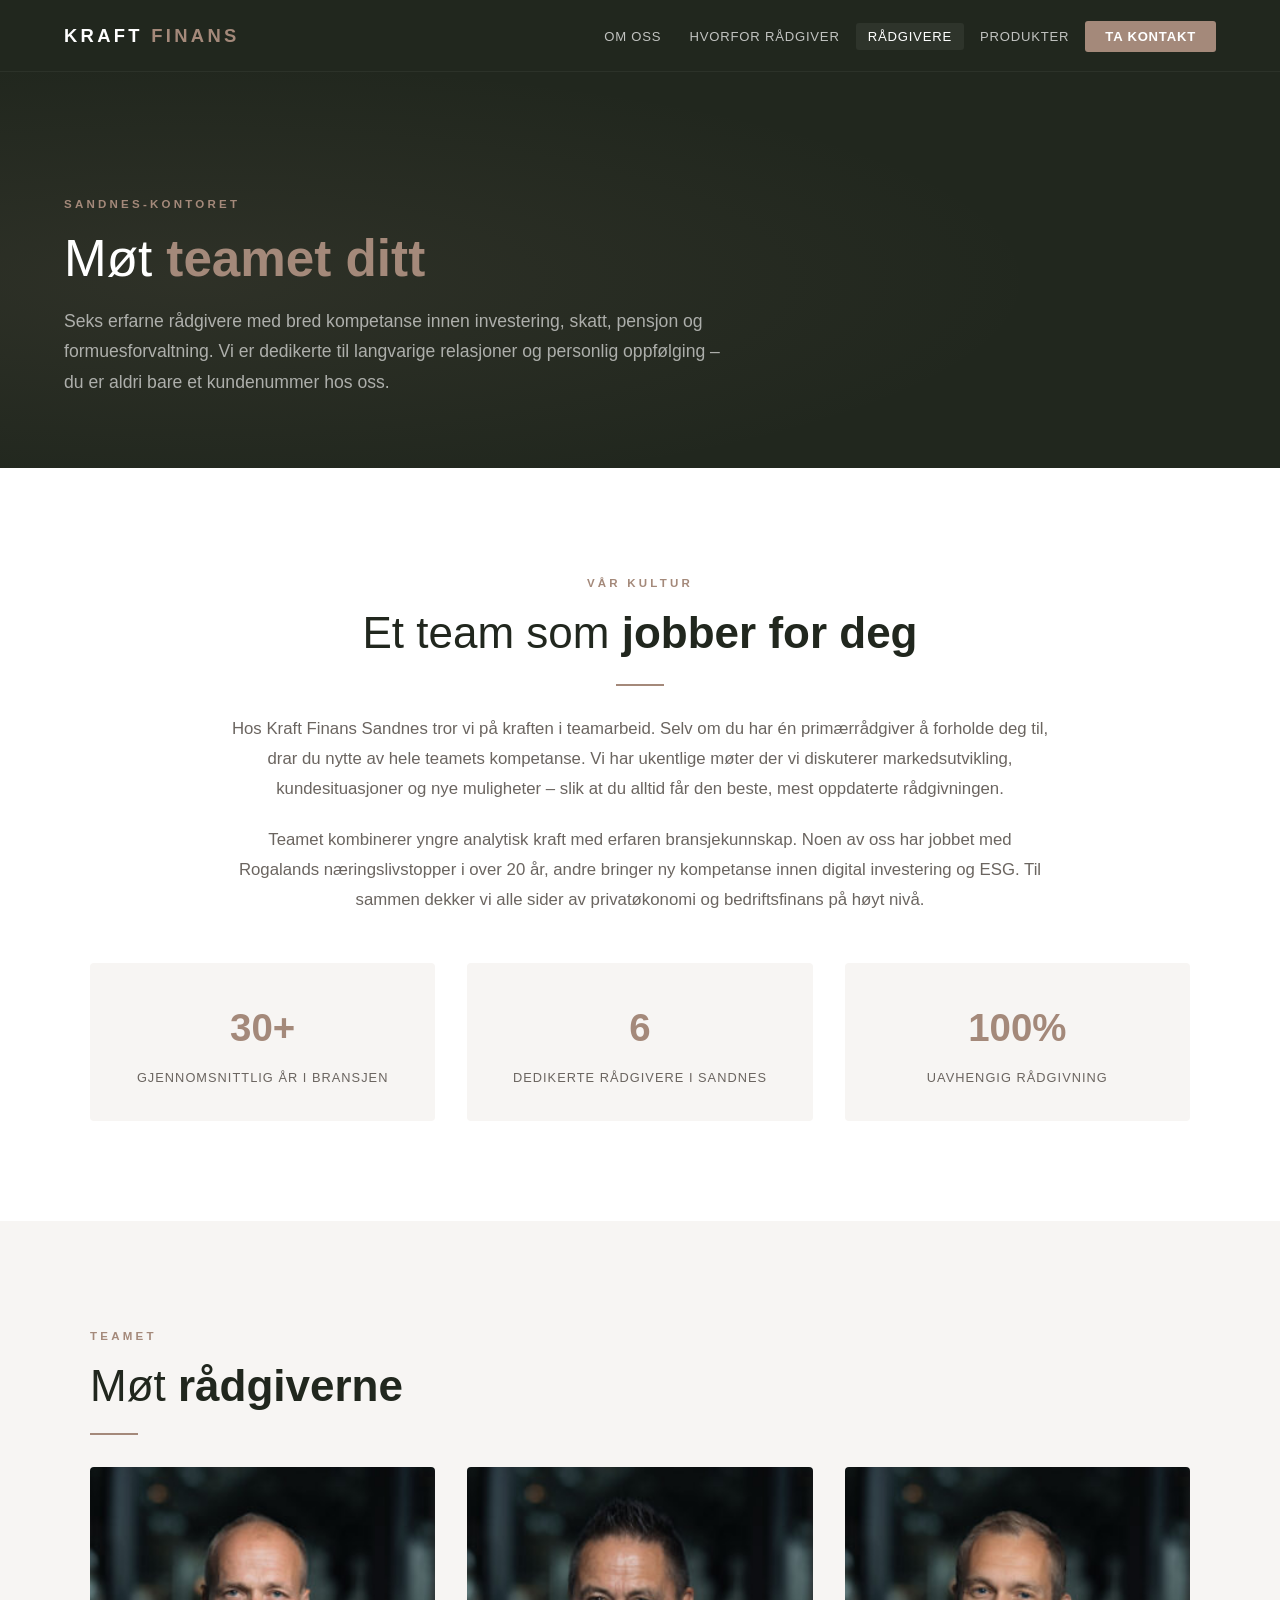
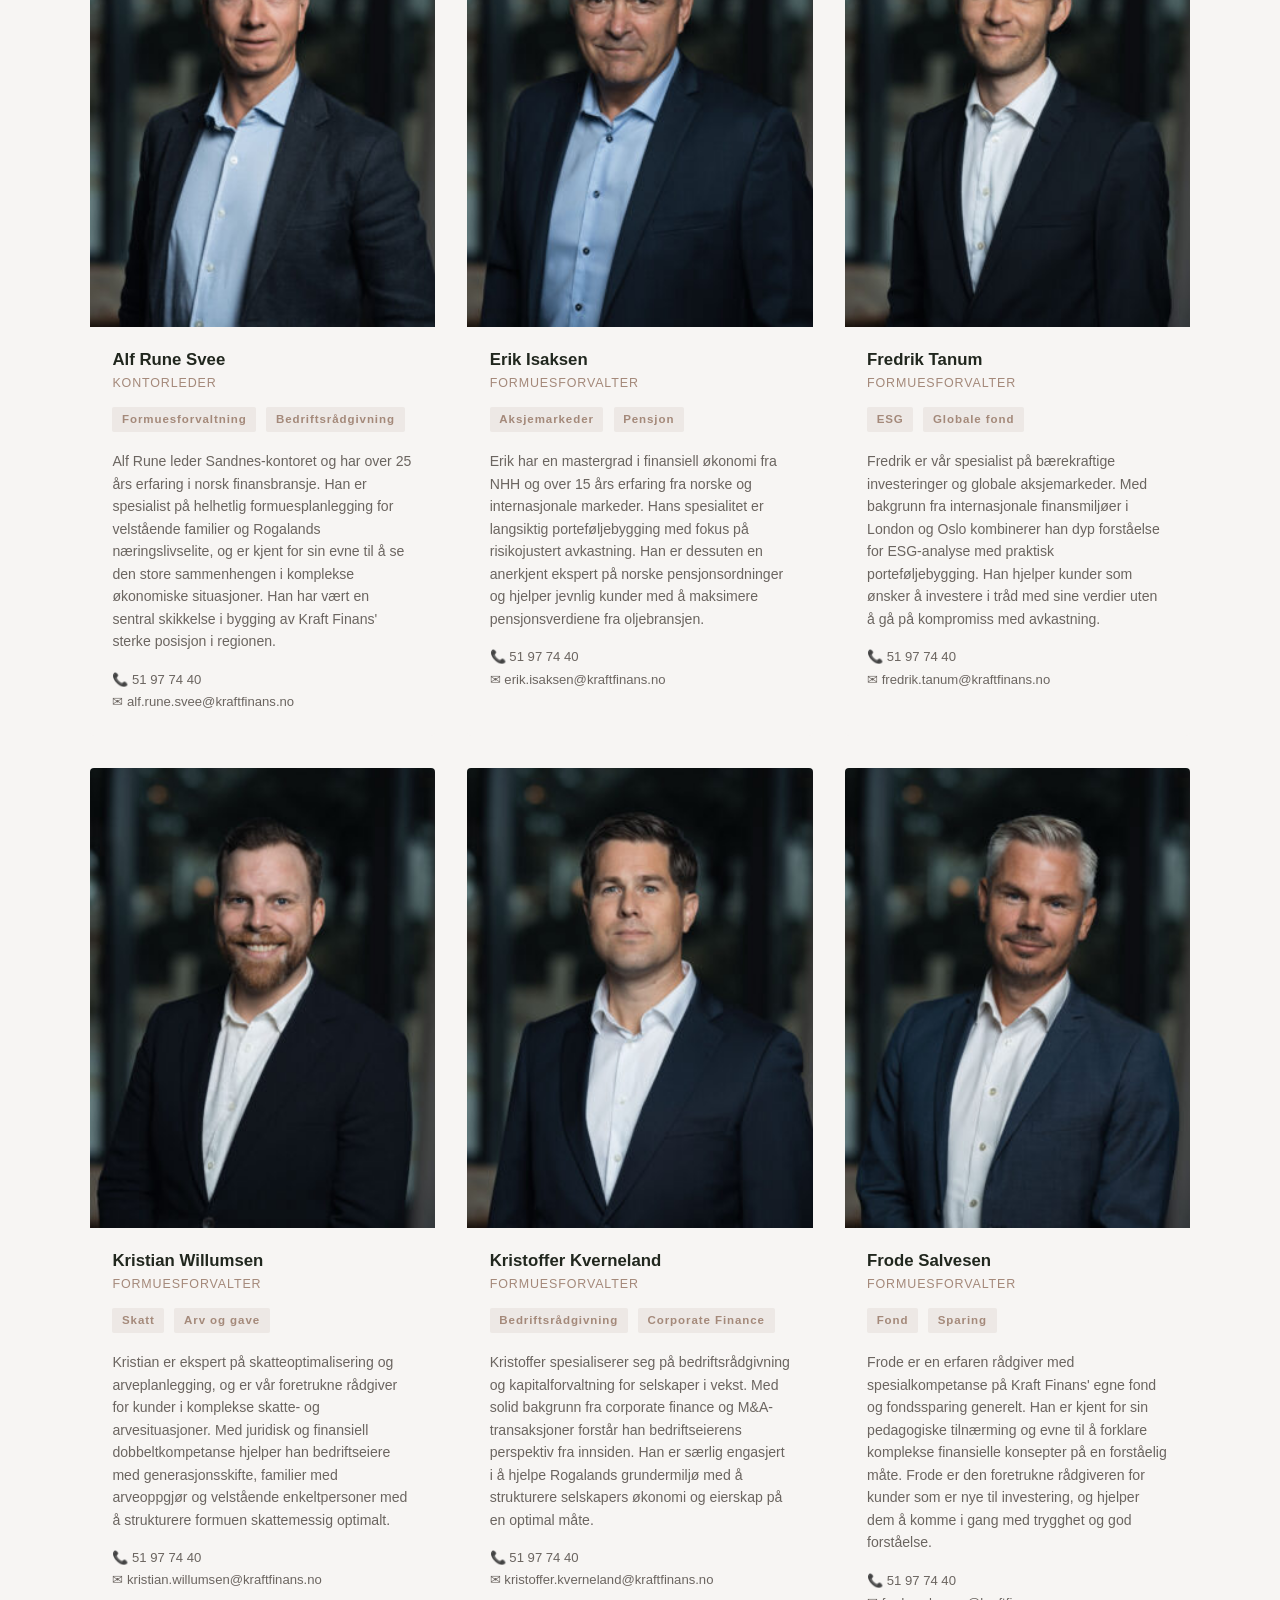
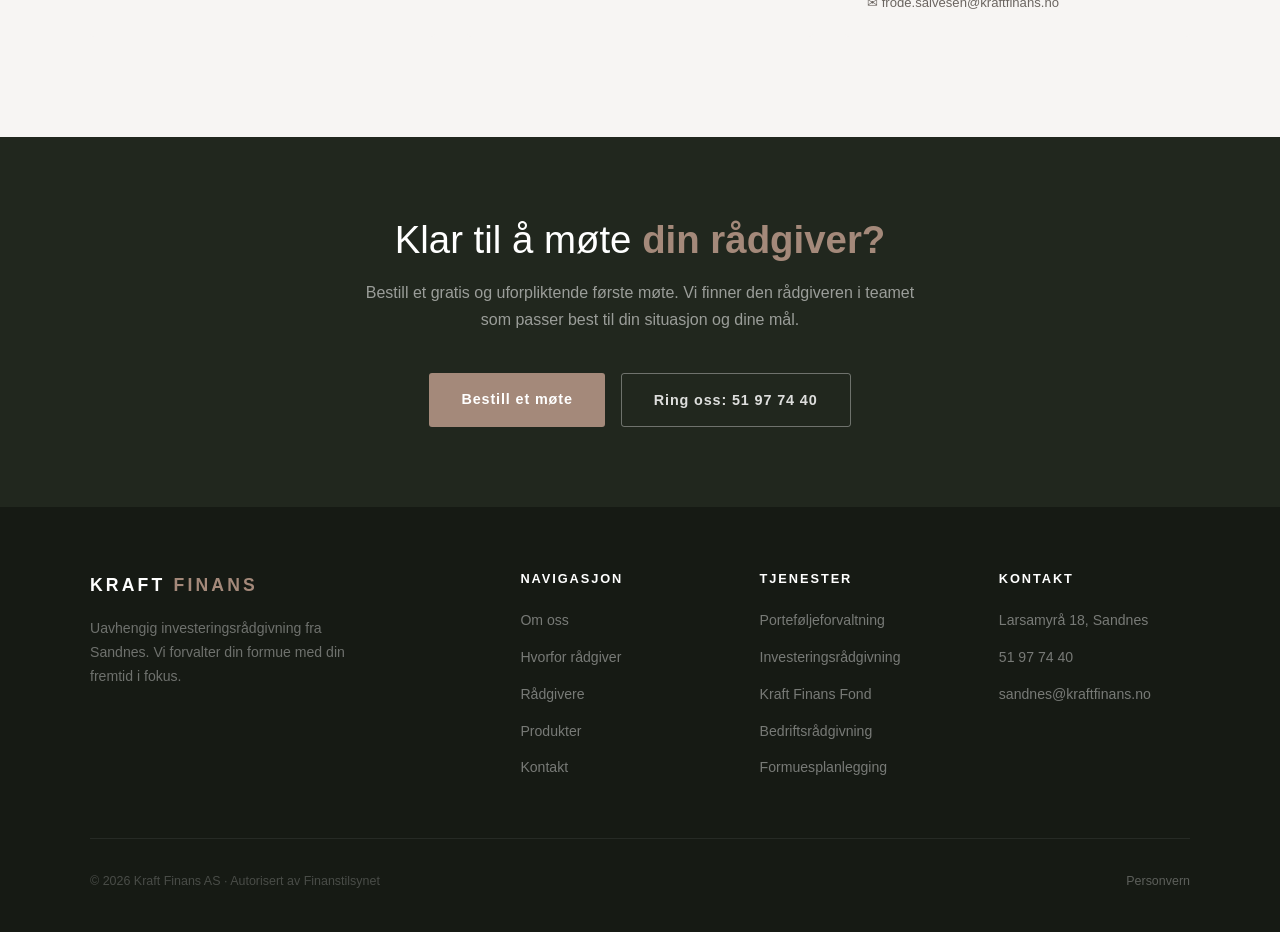
<file: radgivere.html>
<!DOCTYPE html>
<html lang="no">
<head>
  <meta charset="UTF-8" />
  <meta name="viewport" content="width=device-width, initial-scale=1.0" />
  <title>Rådgivere – Kraft Finans Sandnes</title>
  <link rel="stylesheet" href="style.css" />
  <style>
    .team-intro {
      max-width: 820px;
      margin: 0 auto;
      text-align: center;
    }
    .team-intro p {
      color: var(--text-muted);
      font-size: 1.05rem;
      line-height: 1.8;
    }

    .advisors-full-grid {
      display: grid;
      grid-template-columns: repeat(auto-fill, minmax(300px, 1fr));
      gap: 2rem;
      margin-top: 2rem;
    }

    .cta-band {
      background: var(--dark);
      padding: 80px 5%;
      text-align: center;
    }
    .cta-band h2 {
      color: var(--white);
      font-size: clamp(1.75rem, 3vw, 2.5rem);
      font-weight: 300;
      margin-bottom: 1rem;
    }
    .cta-band h2 strong { font-weight: 700; color: var(--accent); }
    .cta-band p { color: rgba(255,255,255,0.55); margin-bottom: 2.5rem; max-width: 560px; margin-left: auto; margin-right: auto; }

    .credential-tag {
      display: inline-block;
      background: rgba(164,137,122,0.12);
      color: var(--accent);
      font-size: 0.72rem;
      letter-spacing: 0.08em;
      padding: 0.2rem 0.6rem;
      border-radius: 2px;
      margin-right: 0.35rem;
      margin-bottom: 0.35rem;
      font-weight: 600;
    }
    .advisor-tags { margin-bottom: 0.75rem; }
  </style>
</head>
<body>

<nav>
  <a class="nav-logo" href="index.html">KRAFT <span>FINANS</span></a>
  <ul class="nav-links" id="navLinks">
    <li><a href="om-oss.html">Om oss</a></li>
    <li><a href="hvorfor-radgiver.html">Hvorfor rådgiver</a></li>
    <li><a href="radgivere.html" class="active">Rådgivere</a></li>
    <li><a href="produkter.html">Produkter</a></li>
    <li><a href="kontakt.html" class="nav-cta">Ta kontakt</a></li>
  </ul>
  <div class="hamburger" onclick="toggleNav()"><span></span><span></span><span></span></div>
</nav>

<!-- PAGE HERO -->
<div class="page-hero">
  <div class="page-hero-content">
    <span class="section-label">Sandnes-kontoret</span>
    <h1>Møt <strong>teamet ditt</strong></h1>
    <p class="lead">Seks erfarne rådgivere med bred kompetanse innen investering, skatt, pensjon og formuesforvaltning. Vi er dedikerte til langvarige relasjoner og personlig oppfølging – du er aldri bare et kundenummer hos oss.</p>
  </div>
</div>

<!-- SECTION 1: INTRO -->
<section class="bg-white">
  <div class="container">
    <div class="team-intro">
      <span class="section-label">Vår kultur</span>
      <h2 class="section-title" style="margin-bottom:1.5rem;">Et team som <strong>jobber for deg</strong></h2>
      <div class="section-divider" style="margin:0 auto 1.75rem;"></div>
      <p>
        Hos Kraft Finans Sandnes tror vi på kraften i teamarbeid. Selv om du har én primærrådgiver å forholde deg til, drar du nytte av hele teamets kompetanse. Vi har ukentlige møter der vi diskuterer markedsutvikling, kundesituasjoner og nye muligheter – slik at du alltid får den beste, mest oppdaterte rådgivningen.
      </p>
      <p style="margin-top:1.25rem;">
        Teamet kombinerer yngre analytisk kraft med erfaren bransjekunnskap. Noen av oss har jobbet med Rogalands næringslivstopper i over 20 år, andre bringer ny kompetanse innen digital investering og ESG. Til sammen dekker vi alle sider av privatøkonomi og bedriftsfinans på høyt nivå.
      </p>
    </div>

    <div style="display:grid;grid-template-columns:repeat(3,1fr);gap:2rem;margin-top:3rem;text-align:center;">
      <div style="padding:2rem;background:var(--light-bg);border-radius:4px;">
        <div style="font-size:2.4rem;font-weight:700;color:var(--accent);margin-bottom:0.4rem;">30+</div>
        <div style="font-size:0.8rem;color:var(--text-muted);letter-spacing:0.08em;text-transform:uppercase;">Gjennomsnittlig år i bransjen</div>
      </div>
      <div style="padding:2rem;background:var(--light-bg);border-radius:4px;">
        <div style="font-size:2.4rem;font-weight:700;color:var(--accent);margin-bottom:0.4rem;">6</div>
        <div style="font-size:0.8rem;color:var(--text-muted);letter-spacing:0.08em;text-transform:uppercase;">Dedikerte rådgivere i Sandnes</div>
      </div>
      <div style="padding:2rem;background:var(--light-bg);border-radius:4px;">
        <div style="font-size:2.4rem;font-weight:700;color:var(--accent);margin-bottom:0.4rem;">100%</div>
        <div style="font-size:0.8rem;color:var(--text-muted);letter-spacing:0.08em;text-transform:uppercase;">Uavhengig rådgivning</div>
      </div>
    </div>
  </div>
</section>

<!-- SECTION 2: ADVISOR GRID -->
<section class="bg-light">
  <div class="container">
    <span class="section-label">Teamet</span>
    <h2 class="section-title">Møt <strong>rådgiverne</strong></h2>
    <div class="section-divider"></div>
    <div class="advisors-full-grid">

      <!-- Alf Rune Svee -->
      <div class="advisor-card">
        <img class="advisor-photo" src="alf-rune-svee.jpg" alt="Alf Rune Svee" />
        <div class="advisor-info">
          <h3>Alf Rune Svee</h3>
          <span class="advisor-role">Kontorleder</span>
          <div class="advisor-tags">
            <span class="credential-tag">Formuesforvaltning</span>
            <span class="credential-tag">Bedriftsrådgivning</span>
          </div>
          <p class="advisor-bio">
            Alf Rune leder Sandnes-kontoret og har over 25 års erfaring i norsk finansbransje. Han er spesialist på helhetlig formuesplanlegging for velstående familier og Rogalands næringslivselite, og er kjent for sin evne til å se den store sammenhengen i komplekse økonomiske situasjoner. Han har vært en sentral skikkelse i bygging av Kraft Finans' sterke posisjon i regionen.
          </p>
          <div class="advisor-contact">
            <a href="tel:+4751977440">📞 51 97 74 40</a>
            <a href="mailto:alf.rune.svee@kraftfinans.no">✉ alf.rune.svee@kraftfinans.no</a>
          </div>
        </div>
      </div>

      <!-- Erik Isaksen -->
      <div class="advisor-card">
        <img class="advisor-photo" src="erik-isaksen.jpg" alt="Erik Isaksen" />
        <div class="advisor-info">
          <h3>Erik Isaksen</h3>
          <span class="advisor-role">Formuesforvalter</span>
          <div class="advisor-tags">
            <span class="credential-tag">Aksjemarkeder</span>
            <span class="credential-tag">Pensjon</span>
          </div>
          <p class="advisor-bio">
            Erik har en mastergrad i finansiell økonomi fra NHH og over 15 års erfaring fra norske og internasjonale markeder. Hans spesialitet er langsiktig porteføljebygging med fokus på risikojustert avkastning. Han er dessuten en anerkjent ekspert på norske pensjonsordninger og hjelper jevnlig kunder med å maksimere pensjonsverdiene fra oljebransjen.
          </p>
          <div class="advisor-contact">
            <a href="tel:+4751977440">📞 51 97 74 40</a>
            <a href="mailto:erik.isaksen@kraftfinans.no">✉ erik.isaksen@kraftfinans.no</a>
          </div>
        </div>
      </div>

      <!-- Fredrik Tanum -->
      <div class="advisor-card">
        <img class="advisor-photo" src="fredrik-tanum.jpg" alt="Fredrik Tanum" />
        <div class="advisor-info">
          <h3>Fredrik Tanum</h3>
          <span class="advisor-role">Formuesforvalter</span>
          <div class="advisor-tags">
            <span class="credential-tag">ESG</span>
            <span class="credential-tag">Globale fond</span>
          </div>
          <p class="advisor-bio">
            Fredrik er vår spesialist på bærekraftige investeringer og globale aksjemarkeder. Med bakgrunn fra internasjonale finansmiljøer i London og Oslo kombinerer han dyp forståelse for ESG-analyse med praktisk porteføljebygging. Han hjelper kunder som ønsker å investere i tråd med sine verdier uten å gå på kompromiss med avkastning.
          </p>
          <div class="advisor-contact">
            <a href="tel:+4751977440">📞 51 97 74 40</a>
            <a href="mailto:fredrik.tanum@kraftfinans.no">✉ fredrik.tanum@kraftfinans.no</a>
          </div>
        </div>
      </div>

      <!-- Kristian Willumsen -->
      <div class="advisor-card">
        <img class="advisor-photo" src="kristian-willumsen.jpg" alt="Kristian Willumsen" />
        <div class="advisor-info">
          <h3>Kristian Willumsen</h3>
          <span class="advisor-role">Formuesforvalter</span>
          <div class="advisor-tags">
            <span class="credential-tag">Skatt</span>
            <span class="credential-tag">Arv og gave</span>
          </div>
          <p class="advisor-bio">
            Kristian er ekspert på skatteoptimalisering og arveplanlegging, og er vår foretrukne rådgiver for kunder i komplekse skatte- og arvesituasjoner. Med juridisk og finansiell dobbeltkompetanse hjelper han bedriftseiere med generasjonsskifte, familier med arveoppgjør og velstående enkeltpersoner med å strukturere formuen skattemessig optimalt.
          </p>
          <div class="advisor-contact">
            <a href="tel:+4751977440">📞 51 97 74 40</a>
            <a href="mailto:kristian.willumsen@kraftfinans.no">✉ kristian.willumsen@kraftfinans.no</a>
          </div>
        </div>
      </div>

      <!-- Kristoffer Kverneland -->
      <div class="advisor-card">
        <img class="advisor-photo" src="kristoffer-kverneland.jpg" alt="Kristoffer Kverneland" />
        <div class="advisor-info">
          <h3>Kristoffer Kverneland</h3>
          <span class="advisor-role">Formuesforvalter</span>
          <div class="advisor-tags">
            <span class="credential-tag">Bedriftsrådgivning</span>
            <span class="credential-tag">Corporate Finance</span>
          </div>
          <p class="advisor-bio">
            Kristoffer spesialiserer seg på bedriftsrådgivning og kapitalforvaltning for selskaper i vekst. Med solid bakgrunn fra corporate finance og M&A-transaksjoner forstår han bedriftseierens perspektiv fra innsiden. Han er særlig engasjert i å hjelpe Rogalands grundermiljø med å strukturere selskapers økonomi og eierskap på en optimal måte.
          </p>
          <div class="advisor-contact">
            <a href="tel:+4751977440">📞 51 97 74 40</a>
            <a href="mailto:kristoffer.kverneland@kraftfinans.no">✉ kristoffer.kverneland@kraftfinans.no</a>
          </div>
        </div>
      </div>

      <!-- Frode Salvesen -->
      <div class="advisor-card">
        <img class="advisor-photo" src="frode-salvesen.jpg" alt="Frode Salvesen" />
        <div class="advisor-info">
          <h3>Frode Salvesen</h3>
          <span class="advisor-role">Formuesforvalter</span>
          <div class="advisor-tags">
            <span class="credential-tag">Fond</span>
            <span class="credential-tag">Sparing</span>
          </div>
          <p class="advisor-bio">
            Frode er en erfaren rådgiver med spesialkompetanse på Kraft Finans' egne fond og fondssparing generelt. Han er kjent for sin pedagogiske tilnærming og evne til å forklare komplekse finansielle konsepter på en forståelig måte. Frode er den foretrukne rådgiveren for kunder som er nye til investering, og hjelper dem å komme i gang med trygghet og god forståelse.
          </p>
          <div class="advisor-contact">
            <a href="tel:+4751977440">📞 51 97 74 40</a>
            <a href="mailto:frode.salvesen@kraftfinans.no">✉ frode.salvesen@kraftfinans.no</a>
          </div>
        </div>
      </div>

    </div>
  </div>
</section>

<!-- SECTION 3: CTA -->
<div class="cta-band">
  <h2>Klar til å møte <strong>din rådgiver?</strong></h2>
  <p>Bestill et gratis og uforpliktende første møte. Vi finner den rådgiveren i teamet som passer best til din situasjon og dine mål.</p>
  <div style="display:flex;gap:1rem;justify-content:center;flex-wrap:wrap;">
    <a href="kontakt.html" class="btn btn-primary">Bestill et møte</a>
    <a href="tel:+4751977440" class="btn btn-ghost">Ring oss: 51 97 74 40</a>
  </div>
</div>

<footer>
  <div class="footer-grid">
    <div class="footer-brand"><a class="nav-logo" href="index.html">KRAFT <span>FINANS</span></a><p style="margin-top:1rem;color:rgba(255,255,255,0.38);font-size:0.88rem;">Uavhengig investeringsrådgivning fra Sandnes. Vi forvalter din formue med din fremtid i fokus.</p></div>
    <div class="footer-col"><h4>Navigasjon</h4><ul><li><a href="om-oss.html">Om oss</a></li><li><a href="hvorfor-radgiver.html">Hvorfor rådgiver</a></li><li><a href="radgivere.html">Rådgivere</a></li><li><a href="produkter.html">Produkter</a></li><li><a href="kontakt.html">Kontakt</a></li></ul></div>
    <div class="footer-col"><h4>Tjenester</h4><ul><li><a href="produkter.html">Porteføljeforvaltning</a></li><li><a href="produkter.html">Investeringsrådgivning</a></li><li><a href="produkter.html">Kraft Finans Fond</a></li><li><a href="produkter.html">Bedriftsrådgivning</a></li><li><a href="produkter.html">Formuesplanlegging</a></li></ul></div>
    <div class="footer-col"><h4>Kontakt</h4><ul><li><a href="#">Larsamyrå 18, Sandnes</a></li><li><a href="tel:+4751977440">51 97 74 40</a></li><li><a href="mailto:sandnes@kraftfinans.no">sandnes@kraftfinans.no</a></li></ul></div>
  </div>
  <div class="footer-bottom"><p>© 2026 Kraft Finans AS · Autorisert av Finanstilsynet</p><p><a href="#" style="color:rgba(255,255,255,0.3);text-decoration:none;">Personvern</a></p></div>
</footer>

<script>function toggleNav(){document.getElementById('navLinks').classList.toggle('open');}</script>
</body>
</html>
</file>
<file: style.css>
/* ══════════════════════════════════════
   KRAFT FINANS – Shared Stylesheet
   ══════════════════════════════════════ */

*, *::before, *::after { box-sizing: border-box; margin: 0; padding: 0; }

:root {
  --dark:         #21271e;
  --darker:       #161a14;
  --accent:       #a4897a;
  --accent-light: #c4a998;
  --accent-dark:  #8a7264;
  --white:        #ffffff;
  --light-bg:     #f7f5f3;
  --light-bg2:    #eeebe7;
  --text:         #2c2c2c;
  --text-muted:   #6b6560;
  --border:       #e0dbd6;
  --nav-height:   72px;
}

html { scroll-behavior: smooth; }

body {
  font-family: 'Segoe UI', 'Helvetica Neue', Arial, sans-serif;
  background: var(--white);
  color: var(--text);
  line-height: 1.7;
  font-size: 16px;
}

img { display: block; max-width: 100%; }
a { color: inherit; }

/* ── TYPOGRAPHY ── */
h1, h2, h3, h4 { line-height: 1.2; color: var(--dark); }

.section-label {
  display: inline-block;
  color: var(--accent);
  font-size: 0.72rem;
  letter-spacing: 0.28em;
  text-transform: uppercase;
  margin-bottom: 0.85rem;
  font-weight: 600;
}

.section-title {
  font-size: clamp(1.75rem, 3.5vw, 2.75rem);
  font-weight: 300;
  color: var(--dark);
}
.section-title strong { font-weight: 700; }
.section-title.light { color: var(--white); }

.section-divider {
  width: 48px;
  height: 2px;
  background: var(--accent);
  margin: 1.25rem 0 1.75rem;
}

.lead {
  font-size: 1.1rem;
  color: var(--text-muted);
  max-width: 680px;
  line-height: 1.75;
}

/* ── BUTTONS ── */
.btn {
  display: inline-block;
  padding: 0.85rem 2rem;
  border-radius: 3px;
  font-size: 0.9rem;
  font-weight: 600;
  letter-spacing: 0.06em;
  text-decoration: none;
  transition: background 0.2s, transform 0.2s, border-color 0.2s, color 0.2s;
  cursor: pointer;
  border: none;
}
.btn-primary {
  background: var(--accent);
  color: var(--white);
}
.btn-primary:hover { background: var(--accent-light); transform: translateY(-2px); }

.btn-dark {
  background: var(--dark);
  color: var(--white);
}
.btn-dark:hover { background: #333d2e; transform: translateY(-2px); }

.btn-ghost {
  border: 1.5px solid rgba(255,255,255,0.35);
  color: rgba(255,255,255,0.85);
  background: transparent;
}
.btn-ghost:hover { border-color: var(--accent); color: var(--accent); }

.btn-ghost-dark {
  border: 1.5px solid var(--accent);
  color: var(--accent);
  background: transparent;
}
.btn-ghost-dark:hover { background: var(--accent); color: var(--white); }

/* ── NAV ── */
nav {
  position: fixed;
  top: 0; left: 0; right: 0;
  z-index: 1000;
  background: var(--dark);
  display: flex;
  align-items: center;
  justify-content: space-between;
  padding: 0 5%;
  height: var(--nav-height);
  border-bottom: 1px solid rgba(255,255,255,0.05);
}

.nav-logo {
  color: var(--white);
  font-size: 1.15rem;
  font-weight: 700;
  letter-spacing: 0.18em;
  text-transform: uppercase;
  text-decoration: none;
  flex-shrink: 0;
}
.nav-logo span { color: var(--accent); }

.nav-links {
  display: flex;
  gap: 0.25rem;
  list-style: none;
  align-items: center;
}

.nav-links a {
  color: rgba(255,255,255,0.72);
  text-decoration: none;
  font-size: 0.82rem;
  letter-spacing: 0.06em;
  text-transform: uppercase;
  padding: 0.4rem 0.75rem;
  border-radius: 3px;
  transition: color 0.2s, background 0.2s;
}
.nav-links a:hover,
.nav-links a.active { color: var(--white); background: rgba(255,255,255,0.06); }

.nav-cta {
  background: var(--accent) !important;
  color: var(--white) !important;
  padding: 0.5rem 1.25rem !important;
  border-radius: 3px;
  font-weight: 600 !important;
}
.nav-cta:hover { background: var(--accent-light) !important; }

.hamburger { display: none; flex-direction: column; gap: 5px; cursor: pointer; }
.hamburger span { width: 24px; height: 2px; background: var(--white); border-radius: 2px; transition: 0.3s; }

/* ── PAGE HERO (inner pages) ── */
.page-hero {
  min-height: 52vh;
  background: var(--dark);
  display: flex;
  align-items: flex-end;
  padding: calc(var(--nav-height) + 60px) 5% 70px;
  position: relative;
  overflow: hidden;
}
.page-hero::before {
  content: '';
  position: absolute; inset: 0;
  background: radial-gradient(ellipse at 15% 60%, rgba(164,137,122,0.1) 0%, transparent 55%);
}
.page-hero-content { position: relative; max-width: 700px; }
.page-hero-content .section-label { display: block; }
.page-hero-content h1 { color: var(--white); font-size: clamp(2rem, 4.5vw, 3.2rem); font-weight: 300; margin-bottom: 1rem; }
.page-hero-content h1 strong { font-weight: 700; color: var(--accent); }
.page-hero-content .lead { color: rgba(255,255,255,0.62); }

/* ── SECTIONS ── */
section { padding: 100px 5%; }
.container { max-width: 1100px; margin: 0 auto; }
.container-sm { max-width: 820px; margin: 0 auto; }

.bg-light  { background: var(--light-bg); }
.bg-light2 { background: var(--light-bg2); }
.bg-dark   { background: var(--dark); }
.bg-white  { background: var(--white); }

/* ── CARDS ── */
.card {
  background: var(--white);
  border-radius: 4px;
  padding: 2rem;
  transition: transform 0.3s, box-shadow 0.3s;
}
.card:hover { transform: translateY(-5px); box-shadow: 0 20px 45px rgba(33,39,30,0.1); }

.card-dark {
  background: rgba(255,255,255,0.04);
  border: 1px solid rgba(164,137,122,0.18);
  border-radius: 4px;
  padding: 2rem;
  transition: border-color 0.3s, transform 0.3s;
}
.card-dark:hover { border-color: var(--accent); transform: translateY(-4px); }

.card-accent { border-left: 3px solid var(--accent); }

/* ── GRIDS ── */
.grid-2 { display: grid; grid-template-columns: 1fr 1fr; gap: 2.5rem; }
.grid-3 { display: grid; grid-template-columns: repeat(3, 1fr); gap: 2rem; }
.grid-4 { display: grid; grid-template-columns: repeat(4, 1fr); gap: 1.75rem; }
.grid-auto { display: grid; grid-template-columns: repeat(auto-fit, minmax(280px, 1fr)); gap: 2rem; }

/* ── STAT BLOCK ── */
.stat-number {
  display: block;
  font-size: 2.8rem;
  font-weight: 700;
  color: var(--accent);
  line-height: 1;
}
.stat-label {
  font-size: 0.78rem;
  letter-spacing: 0.12em;
  text-transform: uppercase;
  color: rgba(255,255,255,0.5);
  margin-top: 0.4rem;
}
.stat-label.dark { color: var(--text-muted); }

/* ── ICON CIRCLE ── */
.icon-circle {
  width: 52px; height: 52px;
  border-radius: 50%;
  background: var(--dark);
  color: var(--accent);
  display: flex;
  align-items: center;
  justify-content: center;
  font-size: 1.25rem;
  flex-shrink: 0;
}
.icon-circle.light {
  background: rgba(164,137,122,0.12);
  color: var(--accent);
}

/* ── BLOCKQUOTE ── */
.pullquote {
  border-left: 3px solid var(--accent);
  padding: 1.25rem 2rem;
  margin: 2.5rem 0;
  background: var(--light-bg);
  border-radius: 0 4px 4px 0;
}
.pullquote p {
  font-size: 1.15rem;
  font-style: italic;
  color: var(--dark);
  line-height: 1.6;
}
.pullquote cite {
  display: block;
  margin-top: 0.75rem;
  font-size: 0.8rem;
  color: var(--accent);
  letter-spacing: 0.1em;
  text-transform: uppercase;
  font-style: normal;
}

/* ── ADVISOR CARD ── */
.advisor-card {
  background: var(--light-bg);
  border-radius: 4px;
  overflow: hidden;
  transition: transform 0.3s, box-shadow 0.3s;
}
.advisor-card:hover { transform: translateY(-6px); box-shadow: 0 20px 40px rgba(33,39,30,0.12); }
.advisor-photo { width: 100%; aspect-ratio: 3/4; object-fit: cover; }
.advisor-info { padding: 1.4rem; }
.advisor-info h3 { font-size: 1.05rem; font-weight: 700; margin-bottom: 0.2rem; }
.advisor-role { font-size: 0.78rem; color: var(--accent); letter-spacing: 0.07em; text-transform: uppercase; margin-bottom: 0.6rem; display: block; }
.advisor-bio { font-size: 0.88rem; color: var(--text-muted); line-height: 1.6; margin-bottom: 1rem; }
.advisor-contact a { display: block; font-size: 0.82rem; color: var(--text-muted); text-decoration: none; transition: color 0.2s; }
.advisor-contact a:hover { color: var(--accent); }

/* ── FAQ ── */
.faq-item { border-bottom: 1px solid var(--border); }
.faq-question {
  width: 100%;
  background: none;
  border: none;
  text-align: left;
  padding: 1.25rem 0;
  font-size: 1rem;
  font-weight: 600;
  color: var(--dark);
  cursor: pointer;
  display: flex;
  justify-content: space-between;
  align-items: center;
  gap: 1rem;
}
.faq-question::after { content: '+'; color: var(--accent); font-size: 1.4rem; flex-shrink: 0; transition: transform 0.3s; }
.faq-item.open .faq-question::after { transform: rotate(45deg); }
.faq-answer { max-height: 0; overflow: hidden; transition: max-height 0.4s ease, padding 0.3s; }
.faq-answer p { padding-bottom: 1.25rem; color: var(--text-muted); line-height: 1.75; }
.faq-item.open .faq-answer { max-height: 500px; }

/* ── FORM ── */
.contact-form { background: rgba(255,255,255,0.05); border: 1px solid rgba(164,137,122,0.2); border-radius: 4px; padding: 2.5rem; }
.form-row { display: grid; grid-template-columns: 1fr 1fr; gap: 1rem; }
.form-group { margin-bottom: 1.25rem; }
.form-group label { display: block; color: rgba(255,255,255,0.65); font-size: 0.78rem; letter-spacing: 0.1em; text-transform: uppercase; margin-bottom: 0.5rem; }
.form-group input,
.form-group select,
.form-group textarea {
  width: 100%;
  background: rgba(255,255,255,0.07);
  border: 1px solid rgba(255,255,255,0.1);
  border-radius: 3px;
  padding: 0.8rem 1rem;
  color: var(--white);
  font-size: 0.95rem;
  font-family: inherit;
  outline: none;
  transition: border-color 0.2s;
}
.form-group input::placeholder,
.form-group textarea::placeholder { color: rgba(255,255,255,0.28); }
.form-group input:focus,
.form-group select:focus,
.form-group textarea:focus { border-color: var(--accent); }
.form-group select option { background: var(--dark); }
.form-group textarea { resize: vertical; min-height: 130px; }
.form-submit {
  width: 100%;
  background: var(--accent);
  color: var(--white);
  border: none;
  padding: 1rem;
  border-radius: 3px;
  font-size: 0.9rem;
  font-weight: 700;
  letter-spacing: 0.1em;
  text-transform: uppercase;
  cursor: pointer;
  transition: background 0.2s, transform 0.2s;
  margin-top: 0.5rem;
}
.form-submit:hover { background: var(--accent-light); transform: translateY(-2px); }
.form-disclaimer { font-size: 0.76rem; color: rgba(255,255,255,0.3); margin-top: 1rem; text-align: center; }

/* ── FOOTER ── */
footer {
  background: var(--darker);
  padding: 4rem 5% 2.5rem;
}
.footer-grid {
  display: grid;
  grid-template-columns: 2fr 1fr 1fr 1fr;
  gap: 3rem;
  max-width: 1100px;
  margin: 0 auto 3rem;
}
.footer-brand .nav-logo { font-size: 1.1rem; margin-bottom: 1rem; }
.footer-brand p { font-size: 0.88rem; color: rgba(255,255,255,0.38); line-height: 1.7; max-width: 280px; }
.footer-col h4 { color: var(--white); font-size: 0.8rem; letter-spacing: 0.15em; text-transform: uppercase; margin-bottom: 1.25rem; }
.footer-col ul { list-style: none; }
.footer-col ul li { margin-bottom: 0.6rem; }
.footer-col ul a { color: rgba(255,255,255,0.42); font-size: 0.88rem; text-decoration: none; transition: color 0.2s; }
.footer-col ul a:hover { color: var(--accent); }
.footer-bottom {
  max-width: 1100px;
  margin: 0 auto;
  padding-top: 2rem;
  border-top: 1px solid rgba(255,255,255,0.07);
  display: flex;
  justify-content: space-between;
  align-items: center;
  flex-wrap: wrap;
  gap: 1rem;
}
.footer-bottom p { color: rgba(255,255,255,0.22); font-size: 0.78rem; }

/* ── BREADCRUMB ── */
.breadcrumb { padding: 1rem 5%; background: var(--light-bg); border-bottom: 1px solid var(--border); }
.breadcrumb ul { display: flex; gap: 0.5rem; list-style: none; font-size: 0.82rem; max-width: 1100px; margin: 0 auto; }
.breadcrumb a { color: var(--text-muted); text-decoration: none; }
.breadcrumb a:hover { color: var(--accent); }
.breadcrumb li:not(:last-child)::after { content: '/'; margin-left: 0.5rem; color: var(--border); }
.breadcrumb li:last-child { color: var(--accent); }

/* ── RESPONSIVE ── */
@media (max-width: 900px) {
  .grid-3, .grid-4 { grid-template-columns: repeat(2, 1fr); }
  .footer-grid { grid-template-columns: 1fr 1fr; }
}

@media (max-width: 768px) {
  nav { padding: 0 1.5rem; }
  .nav-links { display: none; position: fixed; top: var(--nav-height); left: 0; right: 0; background: var(--darker); flex-direction: column; padding: 1.5rem; gap: 0.25rem; border-bottom: 1px solid rgba(255,255,255,0.1); }
  .nav-links.open { display: flex; }
  .nav-links a { padding: 0.75rem 1rem; }
  .hamburger { display: flex; }
  .grid-2, .grid-3, .grid-4 { grid-template-columns: 1fr; }
  section { padding: 70px 1.5rem; }
  .page-hero { padding: calc(var(--nav-height) + 40px) 1.5rem 50px; }
  .form-row { grid-template-columns: 1fr; }
  .footer-grid { grid-template-columns: 1fr; gap: 2rem; }
  .footer-bottom { flex-direction: column; text-align: center; }
}
</file>
